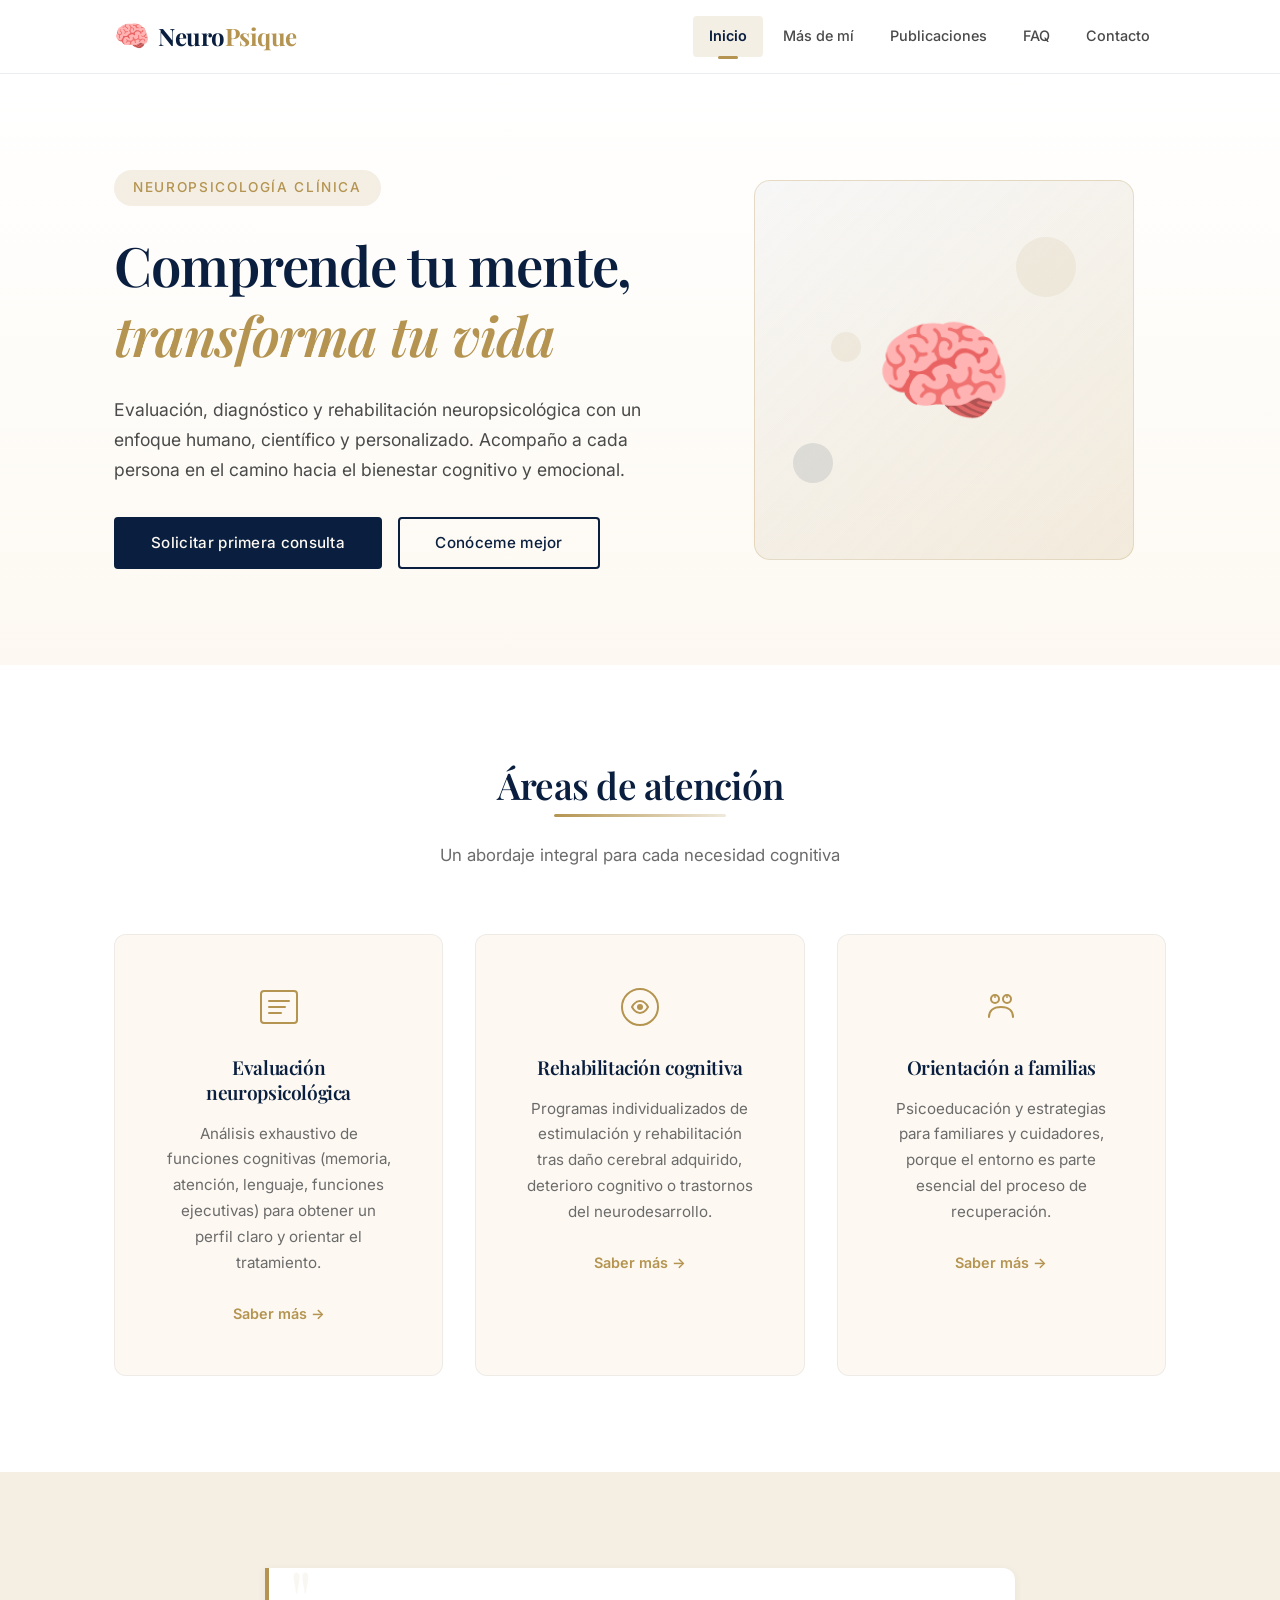
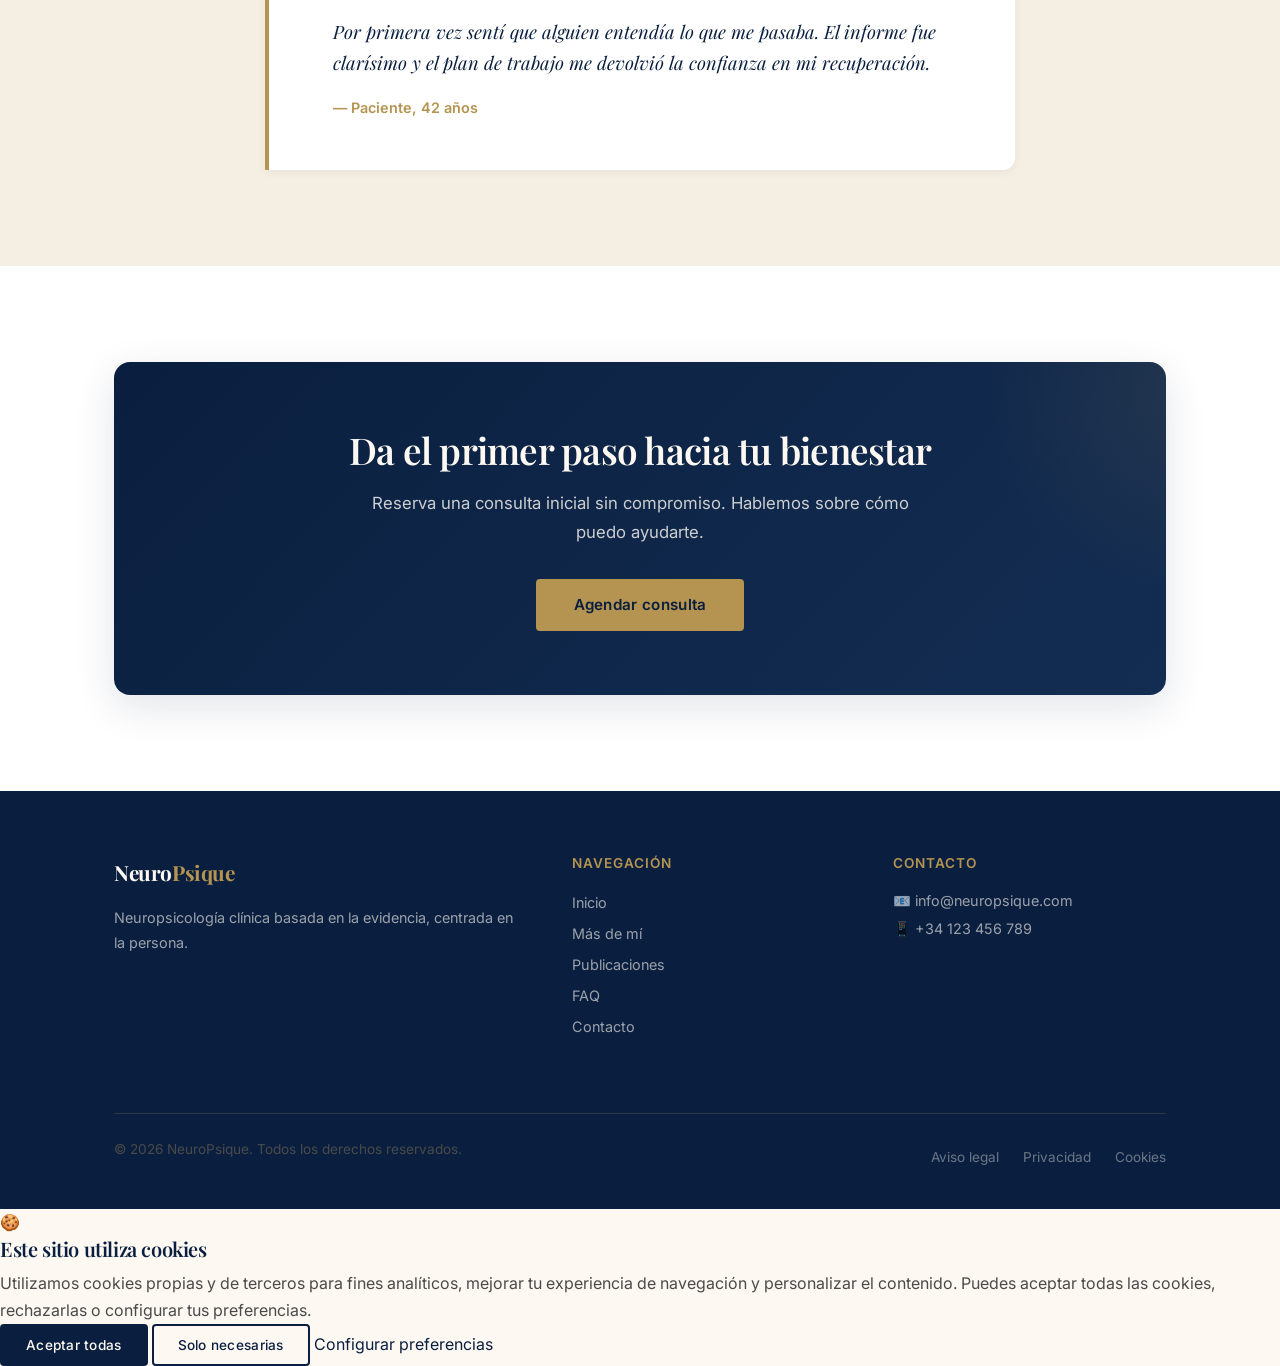
<file: Index.html>
<!DOCTYPE html>
<html lang="es">
<head>
    <meta charset="UTF-8">
    <meta name="viewport" content="width=device-width, initial-scale=1.0">
    
    <!-- SEO Meta Tags -->
    <meta name="description" content="Neuropsicóloga especializada en evaluación, diagnóstico y rehabilitación neuropsicológica. Atención personalizada con enfoque humano y científico.">
    <meta name="keywords" content="neuropsicología, evaluación neuropsicológica, rehabilitación cognitiva, neuropsicóloga, salud mental, funciones ejecutivas, memoria, atención">
    <meta name="author" content="NeuroPsique">
    <meta name="robots" content="index, follow">
    
    <!-- Open Graph / Redes Sociales -->
    <meta property="og:title" content="NeuroPsique | Neuropsicología Clínica">
    <meta property="og:description" content="Comprende tu mente, transforma tu vida. Evaluación y rehabilitación neuropsicológica personalizada.">
    <meta property="og:type" content="website">
    <meta property="og:url" content="https://tudominio.github.io/neuropsique/">
    <meta property="og:locale" content="es_ES">
    
    <!-- Canonical URL -->
    <link rel="canonical" href="https://tudominio.github.io/neuropsique/">
    
    <title>NeuroPsique | Neuropsicología Clínica · Inicio</title>
    
    <!-- Favicon -->
    <link rel="icon" type="image/svg+xml" href="data:image/svg+xml,<svg xmlns='http://www.w3.org/2000/svg' viewBox='0 0 100 100'><text y='.9em' font-size='90'>🧠</text></svg>">
    
    <!-- Fuentes: Playfair Display + Inter -->
    <link rel="preconnect" href="https://fonts.googleapis.com">
    <link rel="preconnect" href="https://fonts.gstatic.com" crossorigin>
    <link href="https://fonts.googleapis.com/css2?family=Inter:opsz,wght@14..32,400;14..32,500;14..32,600&family=Playfair+Display:ital,wght@0,500;0,600;0,700;1,500;1,600&display=swap" rel="stylesheet">
    
    <!-- Hojas de estilo -->
    <link rel="stylesheet" href="css/styles.css">
</head>
<body>
    <!-- Skip to main content - Accesibilidad -->
    <a href="#main-content" class="skip-link">Saltar al contenido principal</a>
    
    <!-- ========== HEADER / NAVEGACIÓN ========== -->
    <header class="site-header" role="banner">
        <div class="container header-inner">
            <a href="index.html" class="logo" aria-label="NeuroPsique - Ir a inicio">
                <span class="logo-icon" aria-hidden="true">🧠</span>
                <span class="logo-text">Neuro<span class="logo-accent">Psique</span></span>
            </a>
            
            <nav class="main-nav" role="navigation" aria-label="Navegación principal">
                <button class="nav-toggle" aria-expanded="false" aria-controls="nav-list" aria-label="Abrir menú de navegación">
                    <span class="hamburger-line"></span>
                    <span class="hamburger-line"></span>
                    <span class="hamburger-line"></span>
                </button>
                
                <ul id="nav-list" class="nav-list">
                    <li><a href="index.html" class="nav-link active" aria-current="page">Inicio</a></li>
                    <li><a href="sobre-mi.html" class="nav-link">Más de mí</a></li>
                    <li><a href="publicaciones.html" class="nav-link">Publicaciones</a></li>
                    <li><a href="faq.html" class="nav-link">FAQ</a></li>
                    <li><a href="contacto.html" class="nav-link">Contacto</a></li>
                </ul>
            </nav>
        </div>
    </header>
    
    <!-- ========== CONTENIDO PRINCIPAL ========== -->
    <main id="main-content" role="main">
        
        <!-- HERO SECTION -->
        <section class="hero" aria-labelledby="hero-heading">
            <div class="container hero-grid">
                <div class="hero-content">
                    <span class="pretitle">Neuropsicología Clínica</span>
                    <h1 id="hero-heading">Comprende tu mente, <em>transforma tu vida</em></h1>
                    <p class="lead">
                        Evaluación, diagnóstico y rehabilitación neuropsicológica con un enfoque humano, científico y personalizado. Acompaño a cada persona en el camino hacia el bienestar cognitivo y emocional.
                    </p>
                    <div class="hero-actions">
                        <a href="contacto.html" class="btn btn-primary">Solicitar primera consulta</a>
                        <a href="sobre-mi.html" class="btn btn-outline">Conóceme mejor</a>
                    </div>
                </div>
                <div class="hero-visual" aria-hidden="true">
                    <div class="hero-illustration">
                        <span class="hero-icon">🧠</span>
                        <div class="floating-shape shape-1"></div>
                        <div class="floating-shape shape-2"></div>
                        <div class="floating-shape shape-3"></div>
                    </div>
                </div>
            </div>
        </section>
        
        <!-- SERVICIOS DESTACADOS -->
        <section class="services section-padding" aria-labelledby="services-heading">
            <div class="container">
                <div class="section-header">
                    <h2 id="services-heading">Áreas de atención</h2>
                    <p class="section-subtitle">Un abordaje integral para cada necesidad cognitiva</p>
                </div>
                
                <div class="services-grid">
                    <article class="service-card">
                        <div class="service-icon" aria-hidden="true">
                            <svg width="48" height="48" viewBox="0 0 48 48" fill="none" xmlns="http://www.w3.org/2000/svg">
                                <rect x="6" y="8" width="36" height="32" rx="3" stroke="currentColor" stroke-width="2"/>
                                <line x1="14" y1="18" x2="34" y2="18" stroke="currentColor" stroke-width="2" stroke-linecap="round"/>
                                <line x1="14" y1="24" x2="30" y2="24" stroke="currentColor" stroke-width="2" stroke-linecap="round"/>
                                <line x1="14" y1="30" x2="26" y2="30" stroke="currentColor" stroke-width="2" stroke-linecap="round"/>
                            </svg>
                        </div>
                        <h3>Evaluación neuropsicológica</h3>
                        <p>Análisis exhaustivo de funciones cognitivas (memoria, atención, lenguaje, funciones ejecutivas) para obtener un perfil claro y orientar el tratamiento.</p>
                        <a href="sobre-mi.html" class="service-link">Saber más <span aria-hidden="true">→</span></a>
                    </article>
                    
                    <article class="service-card">
                        <div class="service-icon" aria-hidden="true">
                            <svg width="48" height="48" viewBox="0 0 48 48" fill="none" xmlns="http://www.w3.org/2000/svg">
                                <circle cx="24" cy="24" r="18" stroke="currentColor" stroke-width="2"/>
                                <path d="M16 24C16 24 19 30 24 30C29 30 32 24 32 24C32 24 29 18 24 18C19 18 16 24 16 24Z" stroke="currentColor" stroke-width="2"/>
                                <circle cx="24" cy="24" r="3" fill="currentColor"/>
                            </svg>
                        </div>
                        <h3>Rehabilitación cognitiva</h3>
                        <p>Programas individualizados de estimulación y rehabilitación tras daño cerebral adquirido, deterioro cognitivo o trastornos del neurodesarrollo.</p>
                        <a href="sobre-mi.html" class="service-link">Saber más <span aria-hidden="true">→</span></a>
                    </article>
                    
                    <article class="service-card">
                        <div class="service-icon" aria-hidden="true">
                            <svg width="48" height="48" viewBox="0 0 48 48" fill="none" xmlns="http://www.w3.org/2000/svg">
                                <circle cx="18" cy="16" r="4" stroke="currentColor" stroke-width="2"/>
                                <circle cx="30" cy="16" r="4" stroke="currentColor" stroke-width="2"/>
                                <path d="M12 34C12 28 16 24 24 24C32 24 36 28 36 34" stroke="currentColor" stroke-width="2" stroke-linecap="round"/>
                                <circle cx="18" cy="14" r="1" fill="currentColor"/>
                                <circle cx="30" cy="14" r="1" fill="currentColor"/>
                            </svg>
                        </div>
                        <h3>Orientación a familias</h3>
                        <p>Psicoeducación y estrategias para familiares y cuidadores, porque el entorno es parte esencial del proceso de recuperación.</p>
                        <a href="sobre-mi.html" class="service-link">Saber más <span aria-hidden="true">→</span></a>
                    </article>
                </div>
            </div>
        </section>
        
        <!-- TESTIMONIO DESTACADO -->
        <section class="testimonial section-padding" aria-labelledby="testimonial-heading">
            <div class="container">
                <div class="testimonial-card">
                    <span class="quote-icon" aria-hidden="true">"</span>
                    <blockquote>
                        <p id="testimonial-heading">Por primera vez sentí que alguien entendía lo que me pasaba. El informe fue clarísimo y el plan de trabajo me devolvió la confianza en mi recuperación.</p>
                        <footer>
                            <cite>— Paciente, 42 años</cite>
                        </footer>
                    </blockquote>
                </div>
            </div>
        </section>
        
        <!-- CTA FINAL -->
        <section class="cta section-padding" aria-labelledby="cta-heading">
            <div class="container">
                <div class="cta-card">
                    <h2 id="cta-heading">Da el primer paso hacia tu bienestar</h2>
                    <p>Reserva una consulta inicial sin compromiso. Hablemos sobre cómo puedo ayudarte.</p>
                    <a href="contacto.html" class="btn btn-gold">Agendar consulta</a>
                </div>
            </div>
        </section>
        
    </main>
    
    <!-- ========== FOOTER ========== -->
    <footer class="site-footer" role="contentinfo">
        <div class="container footer-grid">
            <div class="footer-brand">
                <span class="logo-text">Neuro<span class="logo-accent">Psique</span></span>
                <p>Neuropsicología clínica basada en la evidencia, centrada en la persona.</p>
            </div>
            
            <div class="footer-nav">
                <h4>Navegación</h4>
                <ul>
                    <li><a href="index.html">Inicio</a></li>
                    <li><a href="sobre-mi.html">Más de mí</a></li>
                    <li><a href="publicaciones.html">Publicaciones</a></li>
                    <li><a href="faq.html">FAQ</a></li>
                    <li><a href="contacto.html">Contacto</a></li>
                </ul>
            </div>
            
            <div class="footer-contact">
                <h4>Contacto</h4>
                <address>
                    <p>📧 <a href="mailto:info@neuropsique.com">info@neuropsique.com</a></p>
                    <p>📱 <a href="tel:+34123456789">+34 123 456 789</a></p>
                </address>
            </div>
            
            <div class="footer-legal">
                <p>&copy; 2026 NeuroPsique. Todos los derechos reservados.</p>
                <ul class="legal-links">
                    <li><a href="#">Aviso legal</a></li>
                    <li><a href="#">Privacidad</a></li>
                    <li><a href="#">Cookies</a></li>
                </ul>
            </div>
        </div>
    </footer>

    <!-- ========== BANNER DE COOKIES ========== -->
    <div id="cookie-banner" class="cookie-banner" role="dialog" aria-labelledby="cookie-title" aria-describedby="cookie-description" aria-modal="true">
        <div class="cookie-container">
            <div class="cookie-content">
                <div class="cookie-icon" aria-hidden="true">🍪</div>
                <div class="cookie-text">
                    <h3 id="cookie-title">Este sitio utiliza cookies</h3>
                    <p id="cookie-description">
                        Utilizamos cookies propias y de terceros para fines analíticos, mejorar tu experiencia de navegación y personalizar el contenido. Puedes aceptar todas las cookies, rechazarlas o configurar tus preferencias.
                    </p>
                </div>
            </div>
            
            <div class="cookie-actions">
                <button id="btn-accept-cookies" class="btn btn-primary btn-sm">
                    Aceptar todas
                </button>
                <button id="btn-reject-cookies" class="btn btn-outline btn-sm">
                    Solo necesarias
                </button>
                <a href="#" class="cookie-settings-link" aria-label="Configurar preferencias de cookies">
                    Configurar preferencias
                </a>
            </div>
        </div>
    </div>

    <!-- Overlay del banner de cookies -->
    <div id="cookie-overlay" class="cookie-overlay"></div>

    <!-- JavaScript -->
    <script src="js/main.js" defer></script>
</body>
</html>
</file>
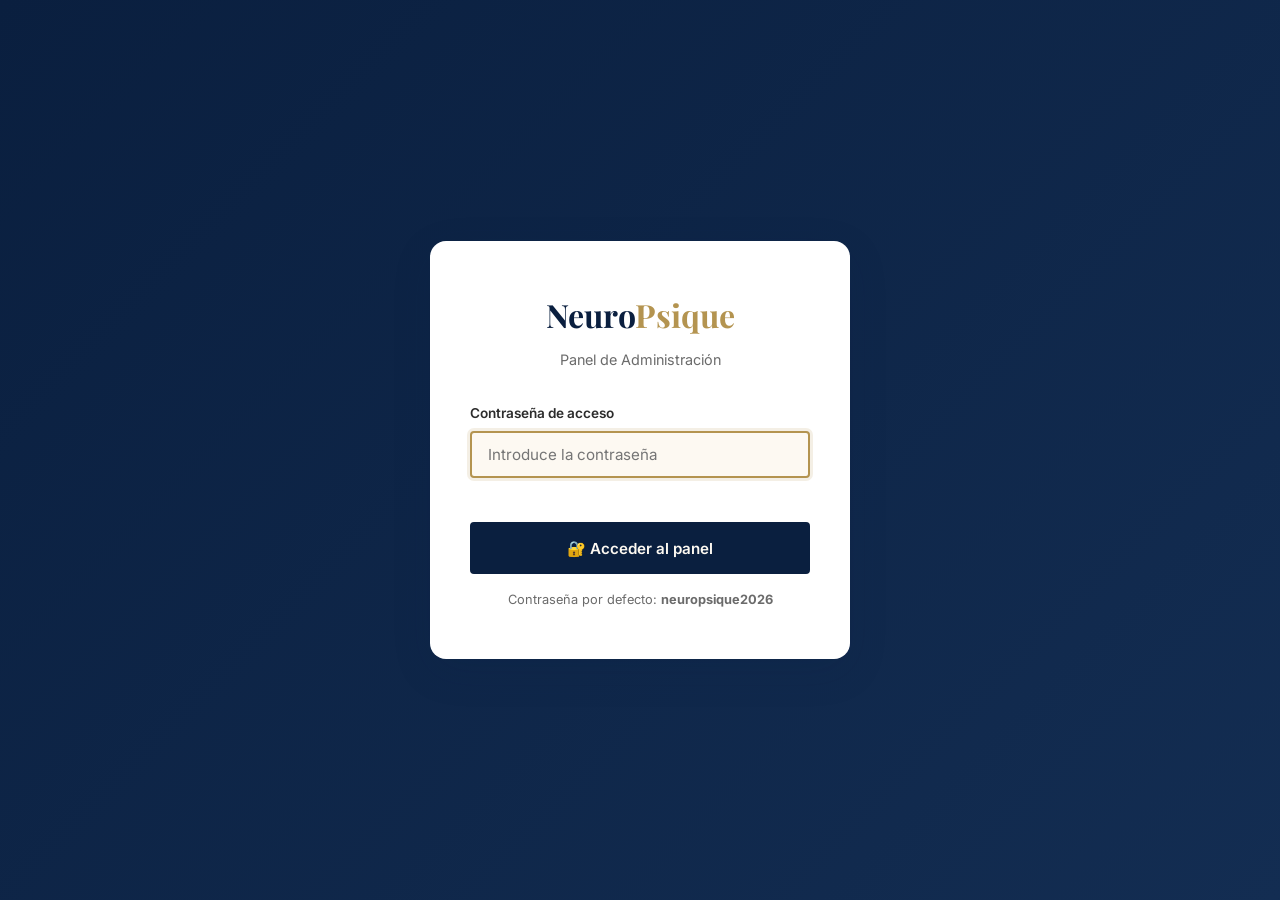
<file: admin.html>
<!DOCTYPE html>
<html lang="es">
<head>
    <meta charset="UTF-8">
    <meta name="viewport" content="width=device-width, initial-scale=1.0">
    <meta name="robots" content="noindex, nofollow">
    
    <title>Panel de Administración | NeuroPsique</title>
    
    <!-- Favicon -->
    <link rel="icon" type="image/svg+xml" href="data:image/svg+xml,<svg xmlns='http://www.w3.org/2000/svg' viewBox='0 0 100 100'><text y='.9em' font-size='90'>🧠</text></svg>">
    
    <!-- Fuentes -->
    <link rel="preconnect" href="https://fonts.googleapis.com">
    <link rel="preconnect" href="https://fonts.gstatic.com" crossorigin>
    <link href="https://fonts.googleapis.com/css2?family=Inter:opsz,wght@14..32,400;14..32,500;14..32,600;14..32,700&family=Playfair+Display:ital,wght@0,600;0,700;1,600&display=swap" rel="stylesheet">
    
    <style>
        /* ========== VARIABLES ========== */
        :root {
            --color-azul-profundo: #0A1F3F;
            --color-azul-medio: #132D52;
            --color-dorado: #B49450;
            --color-dorado-claro: #C9AD6A;
            --color-dorado-palido: rgba(180, 148, 80, 0.15);
            --color-dorado-hover: rgba(180, 148, 80, 0.25);
            --color-crema: #FDF9F2;
            --color-crema-oscuro: #F5EFE3;
            --color-blanco: #FFFFFF;
            --color-texto: #2C2C2C;
            --color-texto-secundario: #4A4A4A;
            --color-texto-claro: #6B6B6B;
            --color-exito: #2D6A4F;
            --color-exito-fondo: #D8F3DC;
            --color-error: #A4161A;
            --color-error-fondo: #FFD6D6;
            --color-warning: #E09F1C;
            --color-warning-fondo: #FFF3CD;
            --font-serif: 'Playfair Display', Georgia, serif;
            --font-sans: 'Inter', -apple-system, BlinkMacSystemFont, sans-serif;
            --shadow-sm: 0 2px 8px rgba(10, 31, 63, 0.06);
            --shadow-md: 0 4px 20px rgba(10, 31, 63, 0.08);
            --shadow-lg: 0 12px 40px rgba(10, 31, 63, 0.12);
            --border-radius-sm: 4px;
            --border-radius-md: 8px;
            --border-radius-lg: 12px;
            --border-radius-xl: 16px;
            --transition-fast: 0.2s ease;
            --transition-base: 0.3s ease;
        }

        /* ========== RESET ========== */
        *, *::before, *::after {
            margin: 0;
            padding: 0;
            box-sizing: border-box;
        }

        body {
            font-family: var(--font-sans);
            background-color: #F0EDE6;
            color: var(--color-texto);
            line-height: 1.6;
            min-height: 100vh;
            -webkit-font-smoothing: antialiased;
        }

        /* ========== LOGIN ========== */
        .login-overlay {
            position: fixed;
            inset: 0;
            background: linear-gradient(135deg, var(--color-azul-profundo) 0%, var(--color-azul-medio) 100%);
            display: flex;
            align-items: center;
            justify-content: center;
            z-index: 1000;
            transition: opacity var(--transition-base), visibility var(--transition-base);
        }

        .login-overlay.hidden {
            opacity: 0;
            visibility: hidden;
            pointer-events: none;
        }

        .login-card {
            background-color: var(--color-blanco);
            border-radius: var(--border-radius-xl);
            padding: 3rem 2.5rem;
            width: 100%;
            max-width: 420px;
            box-shadow: var(--shadow-lg);
            text-align: center;
        }

        .login-logo {
            font-family: var(--font-serif);
            font-size: 2rem;
            font-weight: 700;
            color: var(--color-azul-profundo);
            margin-bottom: 0.5rem;
        }

        .login-logo span {
            color: var(--color-dorado);
        }

        .login-subtitle {
            color: var(--color-texto-claro);
            font-size: 0.9rem;
            margin-bottom: 2rem;
        }

        .login-form .form-group {
            margin-bottom: 1.2rem;
            text-align: left;
        }

        .login-form label {
            display: block;
            font-weight: 600;
            font-size: 0.85rem;
            margin-bottom: 0.4rem;
            color: var(--color-texto);
        }

        .login-form input {
            width: 100%;
            padding: 0.8rem 1rem;
            border: 2px solid rgba(10, 31, 63, 0.12);
            border-radius: var(--border-radius-sm);
            font-family: var(--font-sans);
            font-size: 1rem;
            transition: border-color var(--transition-fast);
            background-color: var(--color-crema);
        }

        .login-form input:focus {
            outline: none;
            border-color: var(--color-dorado);
            box-shadow: 0 0 0 3px var(--color-dorado-palido);
        }

        .login-error {
            color: var(--color-error);
            font-size: 0.85rem;
            margin-top: 0.5rem;
            min-height: 1.2em;
        }

        .btn {
            display: inline-flex;
            align-items: center;
            justify-content: center;
            gap: 0.5rem;
            font-family: var(--font-sans);
            font-weight: 600;
            font-size: 0.95rem;
            padding: 0.85rem 2rem;
            border-radius: var(--border-radius-sm);
            cursor: pointer;
            transition: all var(--transition-base);
            border: 2px solid transparent;
            text-decoration: none;
            line-height: 1.4;
        }

        .btn-primary {
            background-color: var(--color-azul-profundo);
            color: var(--color-crema);
            border-color: var(--color-azul-profundo);
        }

        .btn-primary:hover {
            background-color: var(--color-dorado);
            border-color: var(--color-dorado);
            color: var(--color-azul-profundo);
            transform: translateY(-2px);
            box-shadow: var(--shadow-md);
        }

        .btn-block {
            width: 100%;
        }

        .btn-danger {
            background-color: transparent;
            color: var(--color-error);
            border-color: var(--color-error);
            font-size: 0.8rem;
            padding: 0.4rem 0.9rem;
        }

        .btn-danger:hover {
            background-color: var(--color-error);
            color: var(--color-blanco);
            transform: translateY(-1px);
            box-shadow: var(--shadow-sm);
        }

        .btn-sm {
            padding: 0.5rem 1.2rem;
            font-size: 0.85rem;
        }

        .btn-outline {
            background-color: transparent;
            color: var(--color-azul-profundo);
            border-color: var(--color-azul-profundo);
        }

        .btn-outline:hover {
            background-color: var(--color-azul-profundo);
            color: var(--color-crema);
        }

        .btn-gold {
            background-color: var(--color-dorado);
            color: var(--color-azul-profundo);
            border-color: var(--color-dorado);
        }

        .btn-gold:hover {
            background-color: var(--color-dorado-claro);
            border-color: var(--color-dorado-claro);
            transform: translateY(-2px);
            box-shadow: var(--shadow-md);
        }

        /* ========== PANEL PRINCIPAL ========== */
        .admin-panel {
            display: none;
            min-height: 100vh;
        }

        .admin-panel.visible {
            display: block;
        }

        /* Header */
        .admin-header {
            background-color: var(--color-azul-profundo);
            color: var(--color-crema);
            padding: 1rem 0;
            position: sticky;
            top: 0;
            z-index: 100;
            box-shadow: var(--shadow-md);
        }

        .admin-header-inner {
            max-width: 1200px;
            margin: 0 auto;
            padding: 0 1.5rem;
            display: flex;
            align-items: center;
            justify-content: space-between;
        }

        .admin-brand {
            font-family: var(--font-serif);
            font-size: 1.4rem;
            font-weight: 700;
        }

        .admin-brand span {
            color: var(--color-dorado);
        }

        .admin-user {
            display: flex;
            align-items: center;
            gap: 1rem;
        }

        .admin-user span {
            font-size: 0.9rem;
            color: rgba(253, 249, 242, 0.7);
        }

        .btn-logout {
            background: rgba(180, 148, 80, 0.2);
            color: var(--color-dorado);
            border: 1px solid rgba(180, 148, 80, 0.3);
            padding: 0.5rem 1.2rem;
            border-radius: var(--border-radius-sm);
            cursor: pointer;
            font-family: var(--font-sans);
            font-size: 0.85rem;
            font-weight: 500;
            transition: all var(--transition-fast);
        }

        .btn-logout:hover {
            background: var(--color-dorado);
            color: var(--color-azul-profundo);
            border-color: var(--color-dorado);
        }

        /* Contenido */
        .admin-content {
            max-width: 1200px;
            margin: 0 auto;
            padding: 2rem 1.5rem;
        }

        /* Stats */
        .admin-stats {
            display: grid;
            grid-template-columns: repeat(auto-fit, minmax(200px, 1fr));
            gap: 1.2rem;
            margin-bottom: 2rem;
        }

        .stat-card {
            background-color: var(--color-blanco);
            border-radius: var(--border-radius-lg);
            padding: 1.5rem;
            box-shadow: var(--shadow-sm);
            border-left: 4px solid var(--color-dorado);
        }

        .stat-number {
            font-family: var(--font-serif);
            font-size: 2.2rem;
            font-weight: 700;
            color: var(--color-azul-profundo);
            line-height: 1;
            margin-bottom: 0.3rem;
        }

        .stat-label {
            font-size: 0.85rem;
            color: var(--color-texto-claro);
            font-weight: 500;
        }

        /* Toolbar */
        .admin-toolbar {
            display: flex;
            flex-wrap: wrap;
            align-items: center;
            justify-content: space-between;
            gap: 1rem;
            margin-bottom: 1.5rem;
            background-color: var(--color-blanco);
            padding: 1.2rem 1.5rem;
            border-radius: var(--border-radius-lg);
            box-shadow: var(--shadow-sm);
        }

        .admin-toolbar h2 {
            font-family: var(--font-serif);
            font-size: 1.4rem;
            color: var(--color-azul-profundo);
        }

        .toolbar-actions {
            display: flex;
            gap: 0.8rem;
            flex-wrap: wrap;
        }

        /* Tabla de publicaciones */
        .publications-table-wrapper {
            background-color: var(--color-blanco);
            border-radius: var(--border-radius-lg);
            box-shadow: var(--shadow-sm);
            overflow: hidden;
            margin-bottom: 2rem;
        }

        .publications-table {
            width: 100%;
            border-collapse: collapse;
        }

        .publications-table th {
            background-color: var(--color-azul-profundo);
            color: var(--color-crema);
            font-weight: 600;
            font-size: 0.85rem;
            text-transform: uppercase;
            letter-spacing: 0.05em;
            padding: 1rem 1.2rem;
            text-align: left;
        }

        .publications-table td {
            padding: 1rem 1.2rem;
            border-bottom: 1px solid rgba(10, 31, 63, 0.06);
            font-size: 0.9rem;
            vertical-align: middle;
        }

        .publications-table tbody tr {
            transition: background-color var(--transition-fast);
        }

        .publications-table tbody tr:hover {
            background-color: var(--color-dorado-palido);
        }

        .table-title {
            font-weight: 600;
            color: var(--color-azul-profundo);
            max-width: 300px;
            overflow: hidden;
            text-overflow: ellipsis;
            white-space: nowrap;
        }

        .table-category {
            display: inline-block;
            padding: 0.2rem 0.7rem;
            border-radius: 20px;
            font-size: 0.8rem;
            font-weight: 500;
        }

        .category-neuropsicologia {
            background-color: rgba(10, 31, 63, 0.08);
            color: var(--color-azul-profundo);
        }

        .category-rehabilitacion {
            background-color: var(--color-dorado-palido);
            color: #8B6914;
        }

        .category-familia {
            background-color: #E8F0FE;
            color: #1A3A6B;
        }

        .category-investigacion {
            background-color: #F0E6F6;
            color: #5B2C6F;
        }

        .table-actions {
            display: flex;
            gap: 0.5rem;
        }

        .empty-table {
            text-align: center;
            padding: 4rem 2rem;
            color: var(--color-texto-claro);
        }

        .empty-table .empty-icon {
            font-size: 3rem;
            margin-bottom: 1rem;
        }

        .empty-table h3 {
            font-family: var(--font-serif);
            color: var(--color-azul-profundo);
            margin-bottom: 0.5rem;
        }

        /* ========== MODAL (Añadir/Editar) ========== */
        .modal-overlay {
            position: fixed;
            inset: 0;
            background-color: rgba(10, 31, 63, 0.7);
            display: flex;
            align-items: flex-start;
            justify-content: center;
            z-index: 500;
            padding: 2rem 1rem;
            overflow-y: auto;
            opacity: 0;
            visibility: hidden;
            transition: all var(--transition-base);
        }

        .modal-overlay.visible {
            opacity: 1;
            visibility: visible;
        }

        .modal {
            background-color: var(--color-blanco);
            border-radius: var(--border-radius-xl);
            width: 100%;
            max-width: 650px;
            box-shadow: var(--shadow-xl);
            margin: auto;
            transform: translateY(-20px);
            transition: transform var(--transition-base);
        }

        .modal-overlay.visible .modal {
            transform: translateY(0);
        }

        .modal-header {
            display: flex;
            align-items: center;
            justify-content: space-between;
            padding: 1.5rem 2rem;
            border-bottom: 1px solid rgba(10, 31, 63, 0.08);
        }

        .modal-header h2 {
            font-family: var(--font-serif);
            font-size: 1.4rem;
            color: var(--color-azul-profundo);
        }

        .modal-close {
            background: none;
            border: none;
            font-size: 1.5rem;
            cursor: pointer;
            color: var(--color-texto-claro);
            width: 40px;
            height: 40px;
            border-radius: var(--border-radius-full);
            display: flex;
            align-items: center;
            justify-content: center;
            transition: all var(--transition-fast);
        }

        .modal-close:hover {
            background-color: var(--color-error-fondo);
            color: var(--color-error);
        }

        .modal-body {
            padding: 2rem;
        }

        .modal-footer {
            padding: 1.2rem 2rem;
            border-top: 1px solid rgba(10, 31, 63, 0.08);
            display: flex;
            justify-content: flex-end;
            gap: 0.8rem;
        }

        /* Formulario */
        .form-group {
            margin-bottom: 1.3rem;
        }

        .form-group label {
            display: block;
            font-weight: 600;
            font-size: 0.85rem;
            margin-bottom: 0.4rem;
            color: var(--color-texto);
        }

        .form-group label .required {
            color: var(--color-error);
        }

        .form-group input,
        .form-group textarea,
        .form-group select {
            width: 100%;
            padding: 0.75rem 1rem;
            border: 2px solid rgba(10, 31, 63, 0.12);
            border-radius: var(--border-radius-sm);
            font-family: var(--font-sans);
            font-size: 0.95rem;
            transition: border-color var(--transition-fast);
            background-color: var(--color-crema);
            resize: vertical;
        }

        .form-group input:focus,
        .form-group textarea:focus,
        .form-group select:focus {
            outline: none;
            border-color: var(--color-dorado);
            box-shadow: 0 0 0 3px var(--color-dorado-palido);
        }

        .form-group textarea {
            min-height: 120px;
        }

        .form-group .hint {
            font-size: 0.8rem;
            color: var(--color-texto-claro);
            margin-top: 0.3rem;
        }

        .form-error {
            color: var(--color-error);
            font-size: 0.8rem;
            margin-top: 0.3rem;
            min-height: 1.2em;
        }

        .form-row {
            display: grid;
            grid-template-columns: 1fr 1fr;
            gap: 1rem;
        }

        /* Tags input */
        .tags-input-wrapper {
            display: flex;
            flex-wrap: wrap;
            gap: 0.4rem;
            padding: 0.5rem;
            border: 2px solid rgba(10, 31, 63, 0.12);
            border-radius: var(--border-radius-sm);
            background-color: var(--color-crema);
            min-height: 44px;
            align-items: center;
            cursor: text;
        }

        .tags-input-wrapper:focus-within {
            border-color: var(--color-dorado);
            box-shadow: 0 0 0 3px var(--color-dorado-palido);
        }

        .tag-item {
            display: inline-flex;
            align-items: center;
            gap: 0.3rem;
            padding: 0.2rem 0.7rem;
            background-color: var(--color-dorado-palido);
            border-radius: 20px;
            font-size: 0.8rem;
            font-weight: 500;
            color: var(--color-azul-profundo);
        }

        .tag-remove {
            cursor: pointer;
            font-weight: 700;
            color: var(--color-texto-claro);
            transition: color var(--transition-fast);
            background: none;
            border: none;
            font-size: 1rem;
            line-height: 1;
            padding: 0;
        }

        .tag-remove:hover {
            color: var(--color-error);
        }

        .tag-input {
            border: none !important;
            outline: none !important;
            box-shadow: none !important;
            min-width: 120px;
            flex: 1;
            padding: 0.3rem 0.5rem !important;
            font-size: 0.85rem !important;
            background: transparent !important;
        }

        /* ========== MENSAJES TOAST ========== */
        .toast-container {
            position: fixed;
            top: 1.5rem;
            right: 1.5rem;
            z-index: 2000;
            display: flex;
            flex-direction: column;
            gap: 0.8rem;
        }

        .toast {
            display: flex;
            align-items: center;
            gap: 0.8rem;
            padding: 1rem 1.5rem;
            border-radius: var(--border-radius-md);
            box-shadow: var(--shadow-lg);
            font-weight: 500;
            font-size: 0.9rem;
            animation: slideInRight 0.3s ease, fadeOut 0.3s ease 3s forwards;
            max-width: 400px;
        }

        .toast-success {
            background-color: var(--color-exito-fondo);
            color: var(--color-exito);
            border-left: 4px solid var(--color-exito);
        }

        .toast-error {
            background-color: var(--color-error-fondo);
            color: var(--color-error);
            border-left: 4px solid var(--color-error);
        }

        .toast-warning {
            background-color: var(--color-warning-fondo);
            color: var(--color-warning);
            border-left: 4px solid var(--color-warning);
        }

        @keyframes slideInRight {
            from { transform: translateX(100%); opacity: 0; }
            to { transform: translateX(0); opacity: 1; }
        }

        @keyframes fadeOut {
            from { opacity: 1; }
            to { opacity: 0; }
        }

        /* ========== CONFIRMACIÓN ========== */
        .confirm-dialog {
            position: fixed;
            inset: 0;
            background-color: rgba(10, 31, 63, 0.7);
            display: flex;
            align-items: center;
            justify-content: center;
            z-index: 1500;
            opacity: 0;
            visibility: hidden;
            transition: all var(--transition-base);
        }

        .confirm-dialog.visible {
            opacity: 1;
            visibility: visible;
        }

        .confirm-card {
            background-color: var(--color-blanco);
            border-radius: var(--border-radius-lg);
            padding: 2rem;
            max-width: 420px;
            width: 90%;
            text-align: center;
            box-shadow: var(--shadow-xl);
        }

        .confirm-card .confirm-icon {
            font-size: 3rem;
            margin-bottom: 1rem;
        }

        .confirm-card h3 {
            font-family: var(--font-serif);
            margin-bottom: 0.8rem;
            color: var(--color-azul-profundo);
        }

        .confirm-card p {
            color: var(--color-texto-claro);
            margin-bottom: 1.5rem;
            font-size: 0.95rem;
        }

        .confirm-actions {
            display: flex;
            justify-content: center;
            gap: 1rem;
        }

        /* ========== RESPONSIVE ========== */
        @media (max-width: 768px) {
            .admin-toolbar {
                flex-direction: column;
                align-items: flex-start;
            }

            .publications-table th:nth-child(3),
            .publications-table td:nth-child(3) {
                display: none;
            }

            .form-row {
                grid-template-columns: 1fr;
            }

            .admin-stats {
                grid-template-columns: 1fr 1fr;
            }
        }
    </style>
</head>
<body>
    <!-- ========== LOGIN ========== -->
    <div id="login-overlay" class="login-overlay">
        <div class="login-card">
            <div class="login-logo">Neuro<span>Psique</span></div>
            <p class="login-subtitle">Panel de Administración</p>
            
            <form id="login-form" class="login-form" autocomplete="off">
                <div class="form-group">
                    <label for="login-password">Contraseña de acceso</label>
                    <input 
                        type="password" 
                        id="login-password" 
                        placeholder="Introduce la contraseña" 
                        required 
                        autofocus
                    >
                    <p class="login-error" id="login-error" aria-live="polite"></p>
                </div>
                <button type="submit" class="btn btn-primary btn-block">
                    🔐 Acceder al panel
                </button>
            </form>
            <p style="margin-top: 1rem; font-size: 0.8rem; color: var(--color-texto-claro);">
                Contraseña por defecto: <strong>neuropsique2026</strong>
            </p>
        </div>
    </div>

    <!-- ========== PANEL DE ADMINISTRACIÓN ========== -->
    <div id="admin-panel" class="admin-panel">
        <!-- Header -->
        <header class="admin-header">
            <div class="admin-header-inner">
                <div class="admin-brand">Neuro<span>Psique</span> · Admin</div>
                <div class="admin-user">
                    <span>Bienvenida, Elena</span>
                    <button id="btn-logout" class="btn-logout">Cerrar sesión</button>
                </div>
            </div>
        </header>

        <!-- Contenido -->
        <main class="admin-content">
            <!-- Estadísticas -->
            <div class="admin-stats">
                <div class="stat-card">
                    <div class="stat-number" id="stat-total">0</div>
                    <div class="stat-label">Total publicaciones</div>
                </div>
                <div class="stat-card">
                    <div class="stat-number" id="stat-neuropsicologia">0</div>
                    <div class="stat-label">Neuropsicología</div>
                </div>
                <div class="stat-card">
                    <div class="stat-number" id="stat-rehabilitacion">0</div>
                    <div class="stat-label">Rehabilitación</div>
                </div>
                <div class="stat-card">
                    <div class="stat-number" id="stat-ultima">—</div>
                    <div class="stat-label">Última publicación</div>
                </div>
            </div>

            <!-- Toolbar -->
            <div class="admin-toolbar">
                <h2>📄 Publicaciones del blog</h2>
                <div class="toolbar-actions">
                    <button id="btn-refresh" class="btn btn-outline btn-sm" title="Actualizar lista">
                        🔄 Actualizar
                    </button>
                    <button id="btn-new-publication" class="btn btn-gold btn-sm">
                        ✏️ Nueva publicación
                    </button>
                </div>
            </div>

            <!-- Tabla -->
            <div class="publications-table-wrapper">
                <table class="publications-table">
                    <thead>
                        <tr>
                            <th>Título</th>
                            <th>Categoría</th>
                            <th>Fecha</th>
                            <th>Acciones</th>
                        </tr>
                    </thead>
                    <tbody id="publications-tbody">
                        <!-- Se llena dinámicamente -->
                    </tbody>
                </table>
                <div id="empty-state" class="empty-table" hidden>
                    <div class="empty-icon">📭</div>
                    <h3>No hay publicaciones</h3>
                    <p>Crea tu primera publicación haciendo clic en "Nueva publicación".</p>
                </div>
            </div>
        </main>
    </div>

    <!-- ========== MODAL (Añadir/Editar) ========== -->
    <div id="modal-overlay" class="modal-overlay">
        <div class="modal">
            <div class="modal-header">
                <h2 id="modal-title">Nueva publicación</h2>
                <button id="btn-modal-close" class="modal-close" aria-label="Cerrar modal">✕</button>
            </div>
            <div class="modal-body">
                <form id="publication-form" novalidate>
                    <input type="hidden" id="pub-id">
                    
                    <div class="form-group">
                        <label for="pub-title">Título <span class="required">*</span></label>
                        <input type="text" id="pub-title" placeholder="Título de la publicación" required maxlength="150">
                        <p class="form-error" id="error-title"></p>
                    </div>
                    
                    <div class="form-row">
                        <div class="form-group">
                            <label for="pub-category">Categoría <span class="required">*</span></label>
                            <select id="pub-category" required>
                                <option value="" disabled selected>Selecciona categoría</option>
                                <option value="neuropsicologia">Neuropsicología</option>
                                <option value="rehabilitacion">Rehabilitación</option>
                                <option value="familia">Familia</option>
                                <option value="investigacion">Investigación</option>
                            </select>
                            <p class="form-error" id="error-category"></p>
                        </div>
                        <div class="form-group">
                            <label for="pub-readtime">Tiempo de lectura</label>
                            <input type="text" id="pub-readtime" placeholder="Ej: 6 min" maxlength="20">
                            <p class="hint">Opcional. Ej: "5 min", "8 min de lectura"</p>
                        </div>
                    </div>
                    
                    <div class="form-group">
                        <label for="pub-image">Emoji de portada <span class="required">*</span></label>
                        <input type="text" id="pub-image" placeholder="🧠" required maxlength="5">
                        <p class="hint">Elige un emoji representativo para la tarjeta del blog</p>
                        <p class="form-error" id="error-image"></p>
                    </div>
                    
                    <div class="form-group">
                        <label for="pub-excerpt">Extracto <span class="required">*</span></label>
                        <textarea id="pub-excerpt" placeholder="Breve descripción que aparecerá en la tarjeta del blog (máx. 200 caracteres)" required maxlength="250" rows="3"></textarea>
                        <p class="hint"><span id="excerpt-count">0</span>/250 caracteres</p>
                        <p class="form-error" id="error-excerpt"></p>
                    </div>
                    
                    <div class="form-group">
                        <label>Etiquetas</label>
                        <div class="tags-input-wrapper" id="tags-wrapper">
                            <input type="text" id="tag-input" class="tag-input" placeholder="Escribe y pulsa Enter para añadir etiquetas">
                        </div>
                        <p class="hint">Pulsa Enter después de cada etiqueta. Ej: memoria, rehabilitación, cerebro</p>
                    </div>
                </form>
            </div>
            <div class="modal-footer">
                <button id="btn-modal-cancel" class="btn btn-outline btn-sm">Cancelar</button>
                <button id="btn-modal-save" class="btn btn-primary btn-sm">💾 Guardar publicación</button>
            </div>
        </div>
    </div>

    <!-- ========== DIÁLOGO DE CONFIRMACIÓN ========== -->
    <div id="confirm-dialog" class="confirm-dialog">
        <div class="confirm-card">
            <div class="confirm-icon">⚠️</div>
            <h3>¿Eliminar publicación?</h3>
            <p id="confirm-message">Esta acción no se puede deshacer. La publicación se eliminará permanentemente.</p>
            <div class="confirm-actions">
                <button id="btn-confirm-cancel" class="btn btn-outline btn-sm">Cancelar</button>
                <button id="btn-confirm-delete" class="btn btn-danger">🗑️ Eliminar</button>
            </div>
        </div>
    </div>

    <!-- ========== TOAST CONTAINER ========== -->
    <div id="toast-container" class="toast-container"></div>

    <script>
        /* ============================================================
           PANEL DE ADMINISTRACIÓN - NEUROPSIQUE
           ============================================================ */

        // Configuración
        const ADMIN_PASSWORD = 'neuropsique2026'; // Cambiar en producción
        const STORAGE_KEY = 'neuropsique-publications';
        const SESSION_KEY = 'neuropsique-admin-logged';

        // Estado
        let publications = [];
        let currentTags = [];
        let editingId = null;
        let deleteTargetId = null;

        // Elementos DOM
        const loginOverlay = document.getElementById('login-overlay');
        const loginForm = document.getElementById('login-form');
        const loginError = document.getElementById('login-error');
        const adminPanel = document.getElementById('admin-panel');
        const modalOverlay = document.getElementById('modal-overlay');
        const publicationForm = document.getElementById('publication-form');
        const publicationsTbody = document.getElementById('publications-tbody');
        const emptyState = document.getElementById('empty-state');
        const confirmDialog = document.getElementById('confirm-dialog');
        const toastContainer = document.getElementById('toast-container');
        const tagsWrapper = document.getElementById('tags-wrapper');
        const tagInput = document.getElementById('tag-input');
        const excerptTextarea = document.getElementById('pub-excerpt');
        const excerptCount = document.getElementById('excerpt-count');

        // ========== INICIALIZACIÓN ==========
        function init() {
            // Cargar publicaciones
            loadPublications();
            
            // Verificar sesión
            const isLogged = sessionStorage.getItem(SESSION_KEY) === 'true';
            if (isLogged) {
                showAdminPanel();
            }
            
            // Event listeners
            loginForm.addEventListener('submit', handleLogin);
            document.getElementById('btn-logout').addEventListener('click', handleLogout);
            document.getElementById('btn-new-publication').addEventListener('click', () => openModal());
            document.getElementById('btn-refresh').addEventListener('click', () => {
                loadPublications();
                renderPublicationsTable();
                updateStats();
                showToast('Lista actualizada ✅', 'success');
            });
            document.getElementById('btn-modal-close').addEventListener('click', closeModal);
            document.getElementById('btn-modal-cancel').addEventListener('click', closeModal);
            document.getElementById('btn-modal-save').addEventListener('click', handleSavePublication);
            document.getElementById('btn-confirm-cancel').addEventListener('click', closeConfirmDialog);
            document.getElementById
</file>
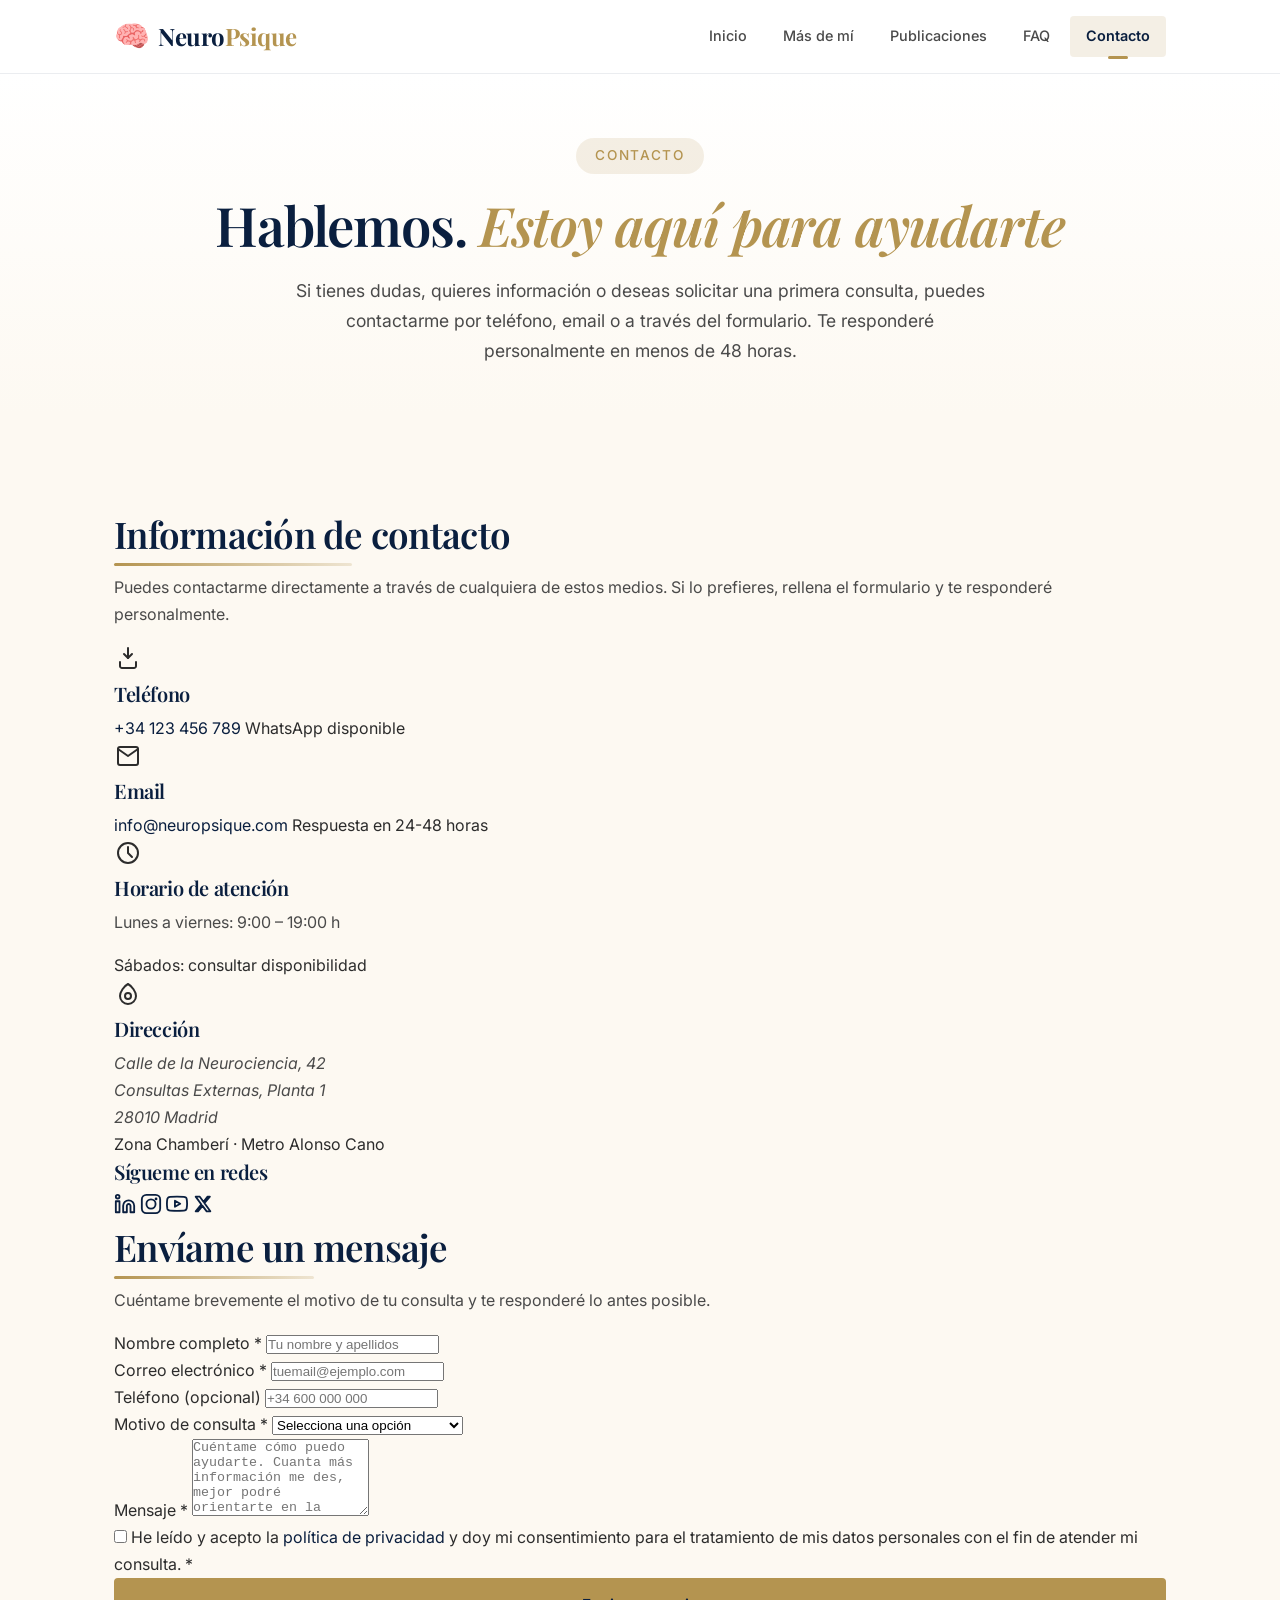
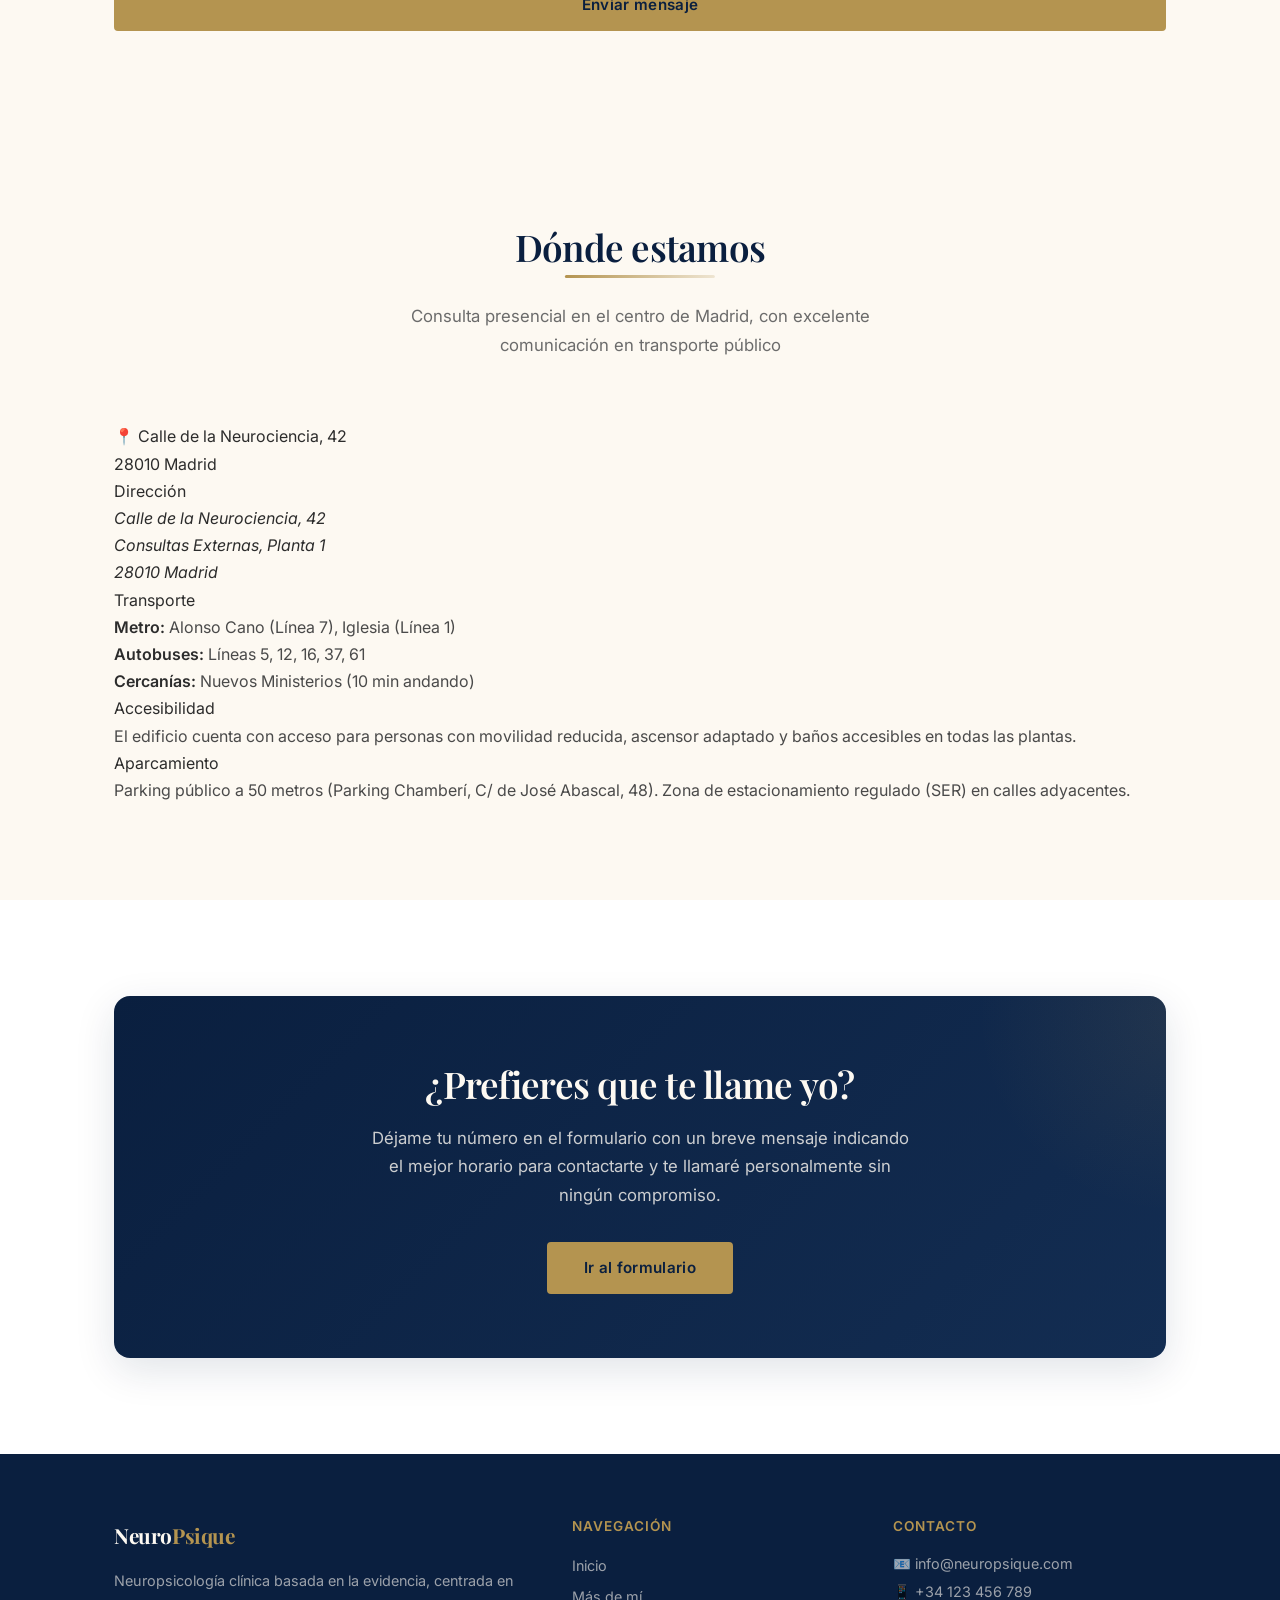
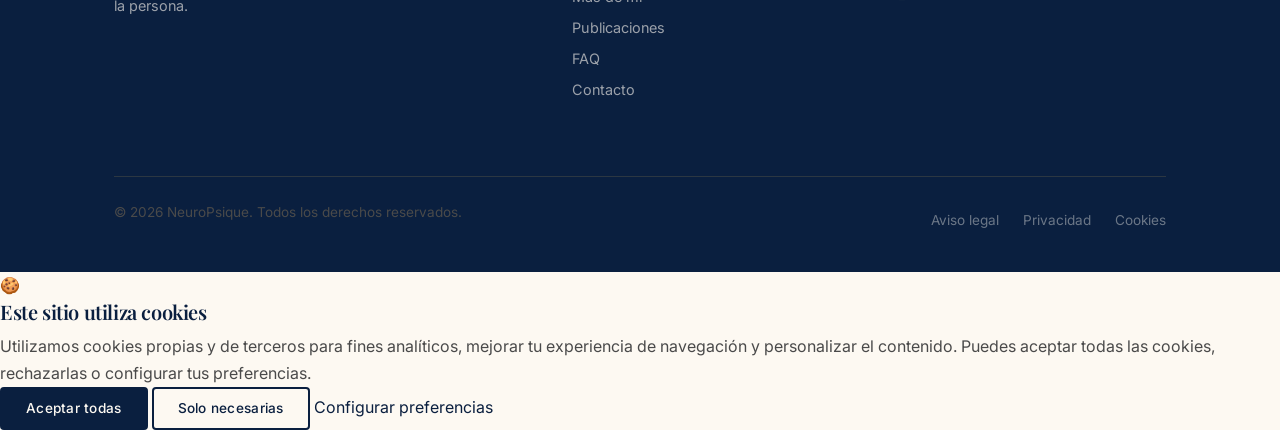
<file: Contacto.html>
<!DOCTYPE html>
<html lang="es">
<head>
    <meta charset="UTF-8">
    <meta name="viewport" content="width=device-width, initial-scale=1.0">
    
    <!-- SEO Meta Tags -->
    <meta name="description" content="Contacta con NeuroPsique. Solicita tu primera consulta de neuropsicología, resuelve dudas o pide información sin compromiso. Consulta presencial en Madrid y online. Teléfono, email y formulario de contacto.">
    <meta name="keywords" content="contacto neuropsicólogo, consulta neuropsicología, pedir cita neuropsicólogo, contacto NeuroPsique, neuropsicóloga Madrid, consulta online neuropsicología, evaluación cognitiva Madrid">
    <meta name="author" content="NeuroPsique">
    <meta name="robots" content="index, follow">
    
    <!-- Open Graph / Redes Sociales -->
    <meta property="og:title" content="Contacto | NeuroPsique · Neuropsicología Clínica">
    <meta property="og:description" content="Solicita tu primera consulta de neuropsicología. Consulta presencial en Madrid y online. Teléfono, email y formulario de contacto.">
    <meta property="og:type" content="website">
    <meta property="og:url" content="https://tudominio.github.io/neuropsique/contacto.html">
    <meta property="og:locale" content="es_ES">
    
    <!-- Canonical URL -->
    <link rel="canonical" href="https://tudominio.github.io/neuropsique/contacto.html">
    
    <title>Contacto | NeuroPsique · Neuropsicología Clínica</title>
    
    <!-- Favicon -->
    <link rel="icon" type="image/svg+xml" href="data:image/svg+xml,<svg xmlns='http://www.w3.org/2000/svg' viewBox='0 0 100 100'><text y='.9em' font-size='90'>🧠</text></svg>">
    
    <!-- Fuentes: Playfair Display + Inter -->
    <link rel="preconnect" href="https://fonts.googleapis.com">
    <link rel="preconnect" href="https://fonts.gstatic.com" crossorigin>
    <link href="https://fonts.googleapis.com/css2?family=Inter:opsz,wght@14..32,400;14..32,500;14..32,600&family=Playfair+Display:ital,wght@0,500;0,600;0,700;1,500;1,600&display=swap" rel="stylesheet">
    
    <!-- Hojas de estilo -->
    <link rel="stylesheet" href="css/styles.css">
</head>
<body>
    <!-- Skip to main content - Accesibilidad -->
    <a href="#main-content" class="skip-link">Saltar al contenido principal</a>
    
    <!-- ========== HEADER / NAVEGACIÓN ========== -->
    <header class="site-header" role="banner">
        <div class="container header-inner">
            <a href="index.html" class="logo" aria-label="NeuroPsique - Ir a inicio">
                <span class="logo-icon" aria-hidden="true">🧠</span>
                <span class="logo-text">Neuro<span class="logo-accent">Psique</span></span>
            </a>
            
            <nav class="main-nav" role="navigation" aria-label="Navegación principal">
                <button class="nav-toggle" aria-expanded="false" aria-controls="nav-list" aria-label="Abrir menú de navegación">
                    <span class="hamburger-line"></span>
                    <span class="hamburger-line"></span>
                    <span class="hamburger-line"></span>
                </button>
                
                <ul id="nav-list" class="nav-list">
                    <li><a href="index.html" class="nav-link">Inicio</a></li>
                    <li><a href="sobre-mi.html" class="nav-link">Más de mí</a></li>
                    <li><a href="publicaciones.html" class="nav-link">Publicaciones</a></li>
                    <li><a href="faq.html" class="nav-link">FAQ</a></li>
                    <li><a href="contacto.html" class="nav-link active" aria-current="page">Contacto</a></li>
                </ul>
            </nav>
        </div>
    </header>
    
    <!-- ========== CONTENIDO PRINCIPAL ========== -->
    <main id="main-content" role="main">
        
        <!-- HERO SECUNDARIO -->
        <section class="page-hero" aria-labelledby="page-hero-heading">
            <div class="container">
                <span class="pretitle">Contacto</span>
                <h1 id="page-hero-heading">Hablemos. <em>Estoy aquí para ayudarte</em></h1>
                <p class="lead">
                    Si tienes dudas, quieres información o deseas solicitar una primera consulta, puedes contactarme por teléfono, email o a través del formulario. Te responderé personalmente en menos de 48 horas.
                </p>
            </div>
        </section>
        
        <!-- CONTACTO: INFORMACIÓN Y FORMULARIO -->
        <section class="contact-main section-padding" aria-labelledby="contact-heading">
            <div class="container contact-grid">
                
                <!-- INFORMACIÓN DE CONTACTO -->
                <div class="contact-info">
                    <h2 id="contact-heading">Información de contacto</h2>
                    <p class="contact-intro">
                        Puedes contactarme directamente a través de cualquiera de estos medios. Si lo prefieres, rellena el formulario y te responderé personalmente.
                    </p>
                    
                    <div class="contact-details">
                        <div class="contact-item">
                            <div class="contact-item-icon" aria-hidden="true">
                                <svg width="28" height="28" viewBox="0 0 28 28" fill="none" xmlns="http://www.w3.org/2000/svg">
                                    <path d="M22 18V22C22 22.5304 21.7893 23.0391 21.4142 23.4142C21.0391 23.7893 20.5304 24 20 24H8C7.46957 24 6.96086 23.7893 6.58579 23.4142C6.21071 23.0391 6 22.5304 6 22V18" stroke="currentColor" stroke-width="2" stroke-linecap="round" stroke-linejoin="round"/>
                                    <path d="M18 10L14 14L10 10" stroke="currentColor" stroke-width="2" stroke-linecap="round" stroke-linejoin="round"/>
                                    <path d="M14 14V4" stroke="currentColor" stroke-width="2" stroke-linecap="round" stroke-linejoin="round"/>
                                </svg>
                            </div>
                            <div class="contact-item-text">
                                <h3>Teléfono</h3>
                                <a href="tel:+34123456789">+34 123 456 789</a>
                                <span class="contact-note">WhatsApp disponible</span>
                            </div>
                        </div>
                        
                        <div class="contact-item">
                            <div class="contact-item-icon" aria-hidden="true">
                                <svg width="28" height="28" viewBox="0 0 28 28" fill="none" xmlns="http://www.w3.org/2000/svg">
                                    <path d="M4 7C4 5.89543 4.89543 5 6 5H22C23.1046 5 24 5.89543 24 7V21C24 22.1046 23.1046 23 22 23H6C4.89543 23 4 22.1046 4 21V7Z" stroke="currentColor" stroke-width="2"/>
                                    <path d="M4 7L14 14L24 7" stroke="currentColor" stroke-width="2" stroke-linecap="round" stroke-linejoin="round"/>
                                </svg>
                            </div>
                            <div class="contact-item-text">
                                <h3>Email</h3>
                                <a href="mailto:info@neuropsique.com">info@neuropsique.com</a>
                                <span class="contact-note">Respuesta en 24-48 horas</span>
                            </div>
                        </div>
                        
                        <div class="contact-item">
                            <div class="contact-item-icon" aria-hidden="true">
                                <svg width="28" height="28" viewBox="0 0 28 28" fill="none" xmlns="http://www.w3.org/2000/svg">
                                    <path d="M14 24C19.5228 24 24 19.5228 24 14C24 8.47715 19.5228 4 14 4C8.47715 4 4 8.47715 4 14C4 19.5228 8.47715 24 14 24Z" stroke="currentColor" stroke-width="2"/>
                                    <path d="M14 8V14L18 18" stroke="currentColor" stroke-width="2" stroke-linecap="round" stroke-linejoin="round"/>
                                </svg>
                            </div>
                            <div class="contact-item-text">
                                <h3>Horario de atención</h3>
                                <p>Lunes a viernes: 9:00 – 19:00 h</p>
                                <span class="contact-note">Sábados: consultar disponibilidad</span>
                            </div>
                        </div>
                        
                        <div class="contact-item">
                            <div class="contact-item-icon" aria-hidden="true">
                                <svg width="28" height="28" viewBox="0 0 28 28" fill="none" xmlns="http://www.w3.org/2000/svg">
                                    <path d="M14 24C18.4183 24 22 20.4183 22 16C22 12 18 6 14 4C10 6 6 12 6 16C6 20.4183 9.58172 24 14 24Z" stroke="currentColor" stroke-width="2"/>
                                    <circle cx="14" cy="16" r="3" stroke="currentColor" stroke-width="2"/>
                                </svg>
                            </div>
                            <div class="contact-item-text">
                                <h3>Dirección</h3>
                                <address>
                                    <p>Calle de la Neurociencia, 42<br>Consultas Externas, Planta 1<br>28010 Madrid</p>
                                </address>
                                <span class="contact-note">Zona Chamberí · Metro Alonso Cano</span>
                            </div>
                        </div>
                    </div>
                    
                    <!-- REDES SOCIALES -->
                    <div class="contact-social">
                        <h3>Sígueme en redes</h3>
                        <div class="social-links">
                            <a href="#" class="social-link" aria-label="LinkedIn" title="LinkedIn">
                                <svg width="22" height="22" viewBox="0 0 24 24" fill="none" xmlns="http://www.w3.org/2000/svg">
                                    <path d="M16 8C17.5913 8 19.1174 8.63214 20.2426 9.75736C21.3679 10.8826 22 12.4087 22 14V21H18V14C18 13.4696 17.7893 12.9609 17.4142 12.5858C17.0391 12.2107 16.5304 12 16 12C15.4696 12 14.9609 12.2107 14.5858 12.5858C14.2107 12.9609 14 13.4696 14 14V21H10V14C10 12.4087 10.6321 10.8826 11.7574 9.75736C12.8826 8.63214 14.4087 8 16 8Z" stroke="currentColor" stroke-width="2" stroke-linecap="round" stroke-linejoin="round"/>
                                    <path d="M6 9H2V21H6V9Z" stroke="currentColor" stroke-width="2" stroke-linecap="round" stroke-linejoin="round"/>
                                    <path d="M4 6C5.10457 6 6 5.10457 6 4C6 2.89543 5.10457 2 4 2C2.89543 2 2 2.89543 2 4C2 5.10457 2.89543 6 4 6Z" stroke="currentColor" stroke-width="2" stroke-linecap="round" stroke-linejoin="round"/>
                                </svg>
                            </a>
                            <a href="#" class="social-link" aria-label="Instagram" title="Instagram">
                                <svg width="22" height="22" viewBox="0 0 24 24" fill="none" xmlns="http://www.w3.org/2000/svg">
                                    <rect x="2" y="2" width="20" height="20" rx="5" stroke="currentColor" stroke-width="2"/>
                                    <circle cx="12" cy="12" r="5" stroke="currentColor" stroke-width="2"/>
                                    <circle cx="17.5" cy="6.5" r="1.5" fill="currentColor"/>
                                </svg>
                            </a>
                            <a href="#" class="social-link" aria-label="YouTube" title="YouTube">
                                <svg width="22" height="22" viewBox="0 0 24 24" fill="none" xmlns="http://www.w3.org/2000/svg">
                                    <path d="M22.54 6.42C22.4212 5.94541 22.1793 5.51057 21.8387 5.15941C21.498 4.80824 21.0708 4.55318 20.6 4.42C18.88 4 12 4 12 4C12 4 5.12 4 3.4 4.46C2.92925 4.59318 2.50198 4.84824 2.16135 5.19941C1.82072 5.55057 1.57879 5.98541 1.46 6.46C1.14521 8.20556 0.991235 9.97631 1 11.75C0.988739 13.537 1.14274 15.3213 1.46 17.08C1.59096 17.5398 1.83831 17.9581 2.17813 18.2945C2.51796 18.6308 2.93881 18.8738 3.4 19C5.12 19.46 12 19.46 12 19.46C12 19.46 18.88 19.46 20.6 19C21.0708 18.8668 21.498 18.6118 21.8387 18.2606C22.1793 17.9094 22.4212 17.4746 22.54 17C22.8524 15.2676 23.0064 13.5103 23 11.75C23.0113 9.96295 22.8573 8.1787 22.54 6.42Z" stroke="currentColor" stroke-width="2" stroke-linecap="round" stroke-linejoin="round"/>
                                    <path d="M9.75 15.02L15.5 11.75L9.75 8.47998V15.02Z" stroke="currentColor" stroke-width="2" stroke-linecap="round" stroke-linejoin="round"/>
                                </svg>
                            </a>
                            <a href="#" class="social-link" aria-label="Twitter / X" title="Twitter / X">
                                <svg width="22" height="22" viewBox="0 0 24 24" fill="none" xmlns="http://www.w3.org/2000/svg">
                                    <path d="M4 4L10.25 12.5L4 20H6.5L11.5 14L16 20H20L13.5 11L19.5 4H17L12.5 9.5L8.5 4H4Z" stroke="currentColor" stroke-width="2" stroke-linecap="round" stroke-linejoin="round"/>
                                </svg>
                            </a>
                        </div>
                    </div>
                </div>
                
                <!-- FORMULARIO DE CONTACTO -->
                <div class="contact-form-wrapper">
                    <div class="contact-form-card">
                        <h2>Envíame un mensaje</h2>
                        <p class="form-intro">Cuéntame brevemente el motivo de tu consulta y te responderé lo antes posible.</p>
                        
                        <form id="contact-form" class="contact-form" novalidate>
                            <div class="form-row">
                                <div class="form-group">
                                    <label for="name">Nombre completo <span aria-hidden="true">*</span></label>
                                    <input 
                                        type="text" 
                                        id="name" 
                                        name="name" 
                                        placeholder="Tu nombre y apellidos" 
                                        required 
                                        autocomplete="name"
                                        aria-required="true"
                                    >
                                    <span class="form-error" id="name-error" role="alert"></span>
                                </div>
                                
                                <div class="form-group">
                                    <label for="email">Correo electrónico <span aria-hidden="true">*</span></label>
                                    <input 
                                        type="email" 
                                        id="email" 
                                        name="email" 
                                        placeholder="tuemail@ejemplo.com" 
                                        required 
                                        autocomplete="email"
                                        aria-required="true"
                                    >
                                    <span class="form-error" id="email-error" role="alert"></span>
                                </div>
                            </div>
                            
                            <div class="form-row">
                                <div class="form-group">
                                    <label for="phone">Teléfono <span class="optional-label">(opcional)</span></label>
                                    <input 
                                        type="tel" 
                                        id="phone" 
                                        name="phone" 
                                        placeholder="+34 600 000 000" 
                                        autocomplete="tel"
                                    >
                                </div>
                                
                                <div class="form-group">
                                    <label for="reason">Motivo de consulta <span aria-hidden="true">*</span></label>
                                    <select id="reason" name="reason" required aria-required="true">
                                        <option value="" disabled selected>Selecciona una opción</option>
                                        <option value="evaluacion">Evaluación neuropsicológica</option>
                                        <option value="rehabilitacion">Rehabilitación cognitiva</option>
                                        <option value="orientacion">Orientación familiar</option>
                                        <option value="dudas">Resolución de dudas</option>
                                        <option value="otro">Otro motivo</option>
                                    </select>
                                    <span class="form-error" id="reason-error" role="alert"></span>
                                </div>
                            </div>
                            
                            <div class="form-group">
                                <label for="message">Mensaje <span aria-hidden="true">*</span></label>
                                <textarea 
                                    id="message" 
                                    name="message" 
                                    rows="5" 
                                    placeholder="Cuéntame cómo puedo ayudarte. Cuanta más información me des, mejor podré orientarte en la respuesta." 
                                    required
                                    aria-required="true"
                                ></textarea>
                                <span class="form-error" id="message-error" role="alert"></span>
                            </div>
                            
                            <div class="form-group form-consent">
                                <label class="checkbox-label">
                                    <input type="checkbox" id="consent" name="consent" required aria-required="true">
                                    <span class="checkbox-custom" aria-hidden="true"></span>
                                    <span class="checkbox-text">
                                        He leído y acepto la <a href="#" target="_blank" rel="noopener">política de privacidad</a> y doy mi consentimiento para el tratamiento de mis datos personales con el fin de atender mi consulta. <span aria-hidden="true">*</span>
                                    </span>
                                </label>
                                <span class="form-error" id="consent-error" role="alert"></span>
                            </div>
                            
                            <button type="submit" class="btn btn-gold btn-block">
                                <span class="btn-text">Enviar mensaje</span>
                                <span class="btn-loading" aria-hidden="true" hidden>Enviando...</span>
                            </button>
                            
                            <div id="form-success" class="form-success" role="status" hidden>
                                <span class="success-icon" aria-hidden="true">✓</span>
                                <p><strong>¡Mensaje enviado con éxito!</strong></p>
                                <p>Gracias por contactarme. Te responderé personalmente en un plazo máximo de 48 horas.</p>
                            </div>
                            
                            <div id="form-error-global" class="form-error-global" role="alert" hidden>
                                <span class="error-icon" aria-hidden="true">⚠️</span>
                                <p>Ha ocurrido un error al enviar el formulario. Por favor, inténtalo de nuevo o escríbeme directamente a <a href="mailto:info@neuropsique.com">info@neuropsique.com</a>.</p>
                            </div>
                        </form>
                    </div>
                </div>
            </div>
        </section>
        
        <!-- MAPA DE UBICACIÓN -->
        <section class="location section-padding" aria-labelledby="location-heading">
            <div class="container">
                <div class="section-header">
                    <h2 id="location-heading">Dónde estamos</h2>
                    <p class="section-subtitle">Consulta presencial en el centro de Madrid, con excelente comunicación en transporte público</p>
                </div>
                
                <div class="location-card">
                    <div class="map-wrapper">
                        <!-- Placeholder del mapa (sustituir por iframe de Google Maps cuando tengas la dirección real) -->
                        <div class="map-placeholder" aria-hidden="true">
                            <div class="map-inner">
                                <span class="map-icon">📍</span>
                                <span class="map-text">Calle de la Neurociencia, 42<br>28010 Madrid</span>
                            </div>
                        </div>
                        <!-- 
                        Cuando tengas la dirección exacta, sustituye el div anterior por:
                        <iframe 
                            src="https://www.google.com/maps/embed?pb=TU_ENLACE_DE_GOOGLE_MAPS" 
                            width="100%" 
                            height="400" 
                            style="border:0;" 
                            allowfullscreen="" 
                            loading="lazy" 
                            referrerpolicy="no-referrer-when-downgrade"
                            title="Ubicación de la consulta NeuroPsique en Madrid"
                        ></iframe>
                        -->
                    </div>
                    
                    <div class="location-details">
                        <div class="location-info-item">
                            <span class="location-label">Dirección</span>
                            <address>
                                Calle de la Neurociencia, 42<br>
                                Consultas Externas, Planta 1<br>
                                28010 Madrid
                            </address>
                        </div>
                        
                        <div class="location-info-item">
                            <span class="location-label">Transporte</span>
                            <p>
                                <strong>Metro:</strong> Alonso Cano (Línea 7), Iglesia (Línea 1)<br>
                                <strong>Autobuses:</strong> Líneas 5, 12, 16, 37, 61<br>
                                <strong>Cercanías:</strong> Nuevos Ministerios (10 min andando)
                            </p>
                        </div>
                        
                        <div class="location-info-item">
                            <span class="location-label">Accesibilidad</span>
                            <p>
                                El edificio cuenta con acceso para personas con movilidad reducida, ascensor adaptado y baños accesibles en todas las plantas.
                            </p>
                        </div>
                        
                        <div class="location-info-item">
                            <span class="location-label">Aparcamiento</span>
                            <p>
                                Parking público a 50 metros (Parking Chamberí, C/ de José Abascal, 48). Zona de estacionamiento regulado (SER) en calles adyacentes.
                            </p>
                        </div>
                    </div>
                </div>
            </div>
        </section>
        
        <!-- CTA FINAL -->
        <section class="cta section-padding" aria-labelledby="contact-cta-heading">
            <div class="container">
                <div class="cta-card">
                    <h2 id="contact-cta-heading">¿Prefieres que te llame yo?</h2>
                    <p>Déjame tu número en el formulario con un breve mensaje indicando el mejor horario para contactarte y te llamaré personalmente sin ningún compromiso.</p>
                    <a href="#contact-form" class="btn btn-gold">Ir al formulario</a>
                </div>
            </div>
        </section>
        
    </main>
    
    <!-- ========== FOOTER ========== -->
    <footer class="site-footer" role="contentinfo">
        <div class="container footer-grid">
            <div class="footer-brand">
                <span class="logo-text">Neuro<span class="logo-accent">Psique</span></span>
                <p>Neuropsicología clínica basada en la evidencia, centrada en la persona.</p>
            </div>
            
            <div class="footer-nav">
                <h4>Navegación</h4>
                <ul>
                    <li><a href="index.html">Inicio</a></li>
                    <li><a href="sobre-mi.html">Más de mí</a></li>
                    <li><a href="publicaciones.html">Publicaciones</a></li>
                    <li><a href="faq.html">FAQ</a></li>
                    <li><a href="contacto.html">Contacto</a></li>
                </ul>
            </div>
            
            <div class="footer-contact">
                <h4>Contacto</h4>
                <address>
                    <p>📧 <a href="mailto:info@neuropsique.com">info@neuropsique.com</a></p>
                    <p>📱 <a href="tel:+34123456789">+34 123 456 789</a></p>
                </address>
            </div>
            
            <div class="footer-legal">
                <p>&copy; 2026 NeuroPsique. Todos los derechos reservados.</p>
                <ul class="legal-links">
                    <li><a href="#">Aviso legal</a></li>
                    <li><a href="#">Privacidad</a></li>
                    <li><a href="#">Cookies</a></li>
                </ul>
            </div>
        </div>
    </footer>

    <!-- ========== BANNER DE COOKIES ========== -->
    <div id="cookie-banner" class="cookie-banner" role="dialog" aria-labelledby="cookie-title" aria-describedby="cookie-description" aria-modal="true">
        <div class="cookie-container">
            <div class="cookie-content">
                <div class="cookie-icon" aria-hidden="true">🍪</div>
                <div class="cookie-text">
                    <h3 id="cookie-title">Este sitio utiliza cookies</h3>
                    <p id="cookie-description">
                        Utilizamos cookies propias y de terceros para fines analíticos, mejorar tu experiencia de navegación y personalizar el contenido. Puedes aceptar todas las cookies, rechazarlas o configurar tus preferencias.
                    </p>
                </div>
            </div>
            
            <div class="cookie-actions">
                <button id="btn-accept-cookies" class="btn btn-primary btn-sm">
                    Aceptar todas
                </button>
                <button id="btn-reject-cookies" class="btn btn-outline btn-sm">
                    Solo necesarias
                </button>
                <a href="#" class="cookie-settings-link" aria-label="Configurar preferencias de cookies">
                    Configurar preferencias
                </a>
            </div>
        </div>
    </div>

    <!-- Overlay del banner de cookies -->
    <div id="cookie-overlay" class="cookie-overlay"></div>

    <!-- JavaScript -->
    <script src="js/main.js" defer></script>
</body>
</html>
</file>
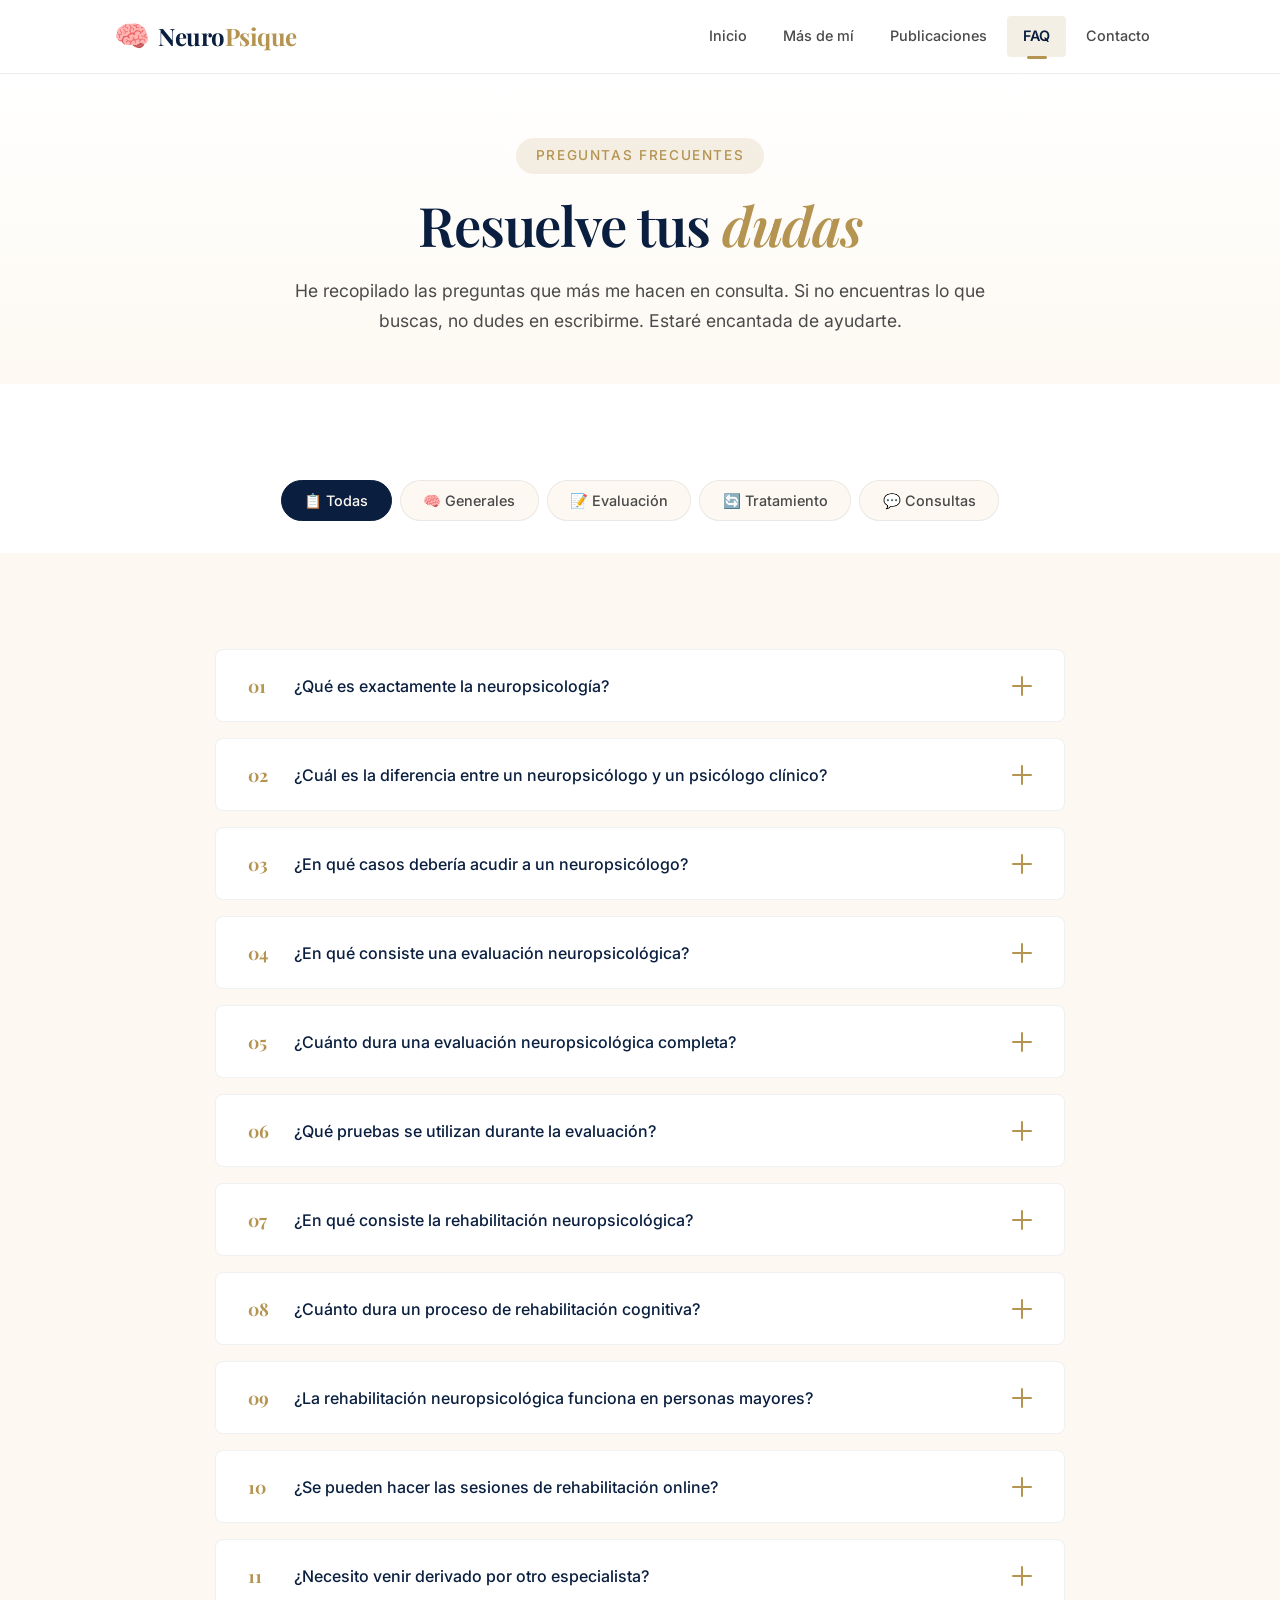
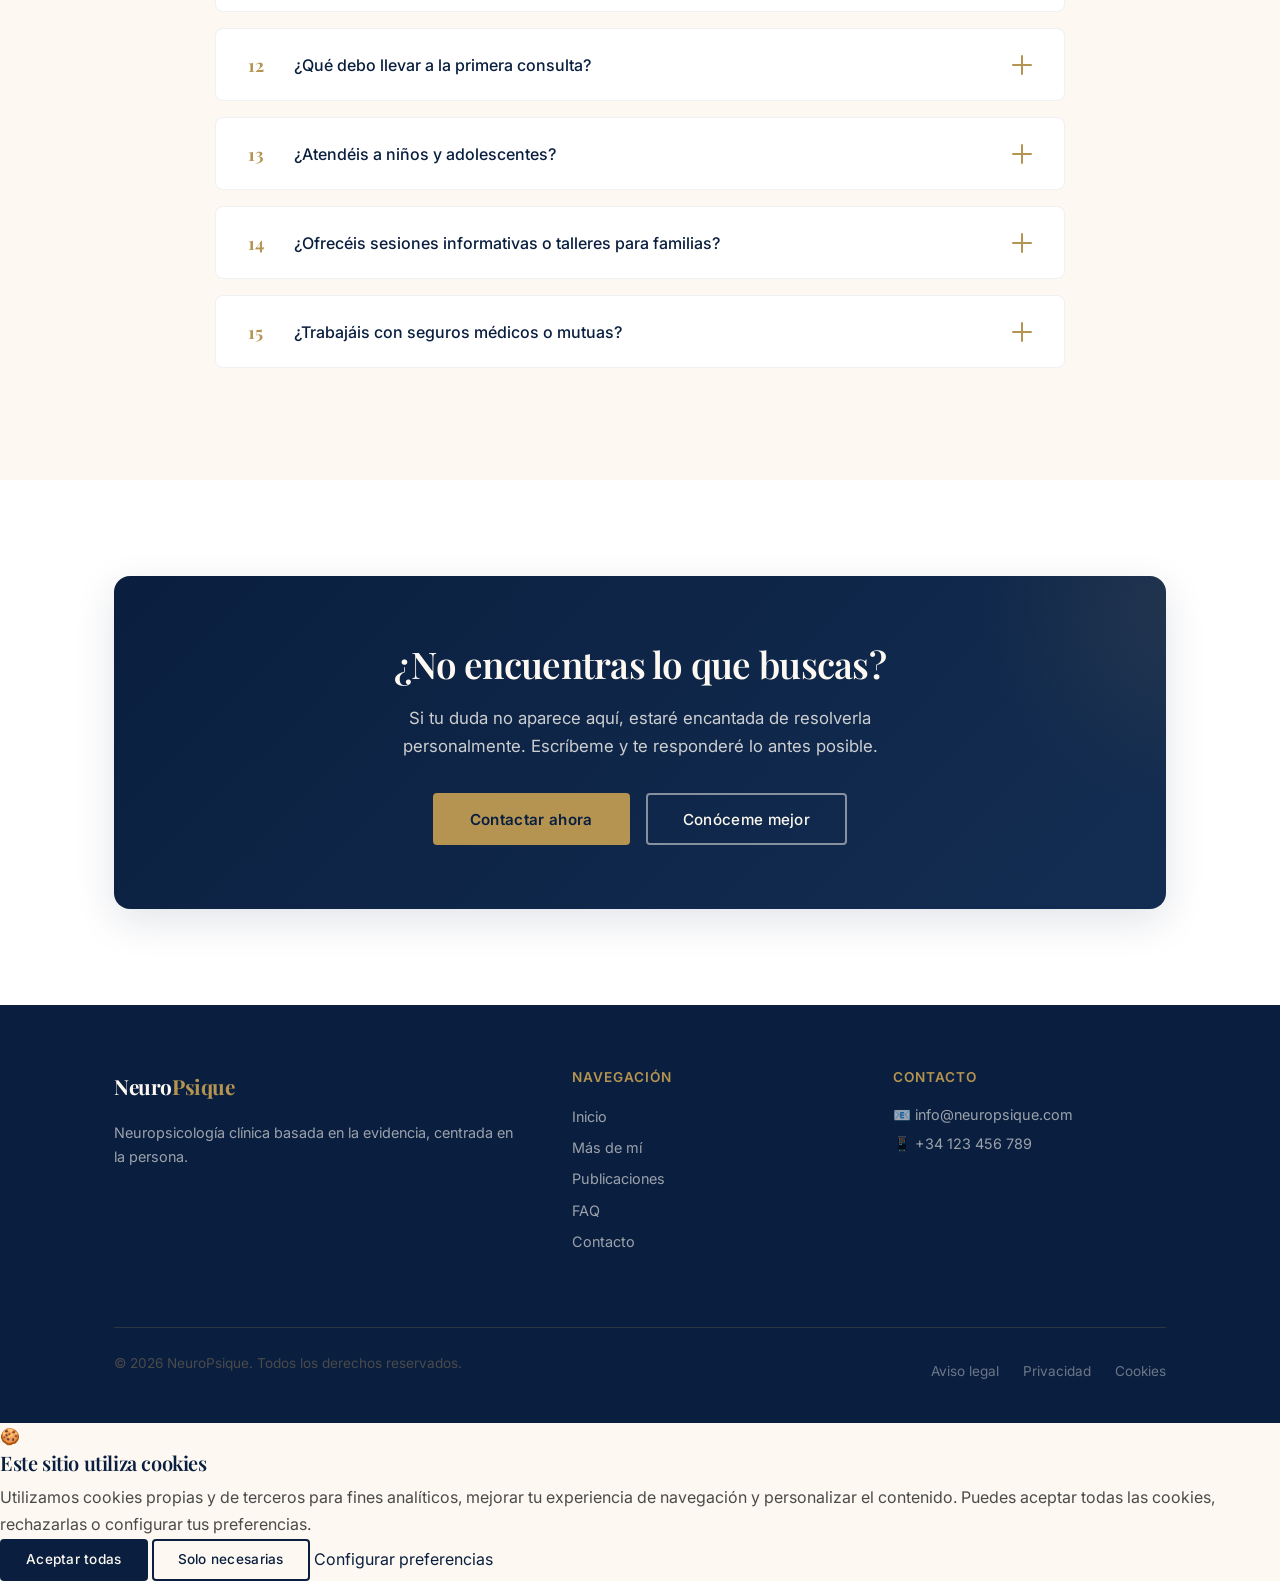
<file: Faq.html>
<!DOCTYPE html>
<html lang="es">
<head>
    <meta charset="UTF-8">
    <meta name="viewport" content="width=device-width, initial-scale=1.0">
    
    <!-- SEO Meta Tags -->
    <meta name="description" content="Resuelve tus dudas sobre neuropsicología. Preguntas frecuentes sobre evaluación neuropsicológica, rehabilitación cognitiva, primeras consultas, duración de los tratamientos y mucho más.">
    <meta name="keywords" content="preguntas frecuentes neuropsicología, dudas neuropsicología, FAQ neuropsicólogo, evaluación cognitiva, rehabilitación neurológica, consulta neuropsicología, tratamiento cognitivo">
    <meta name="author" content="NeuroPsique">
    <meta name="robots" content="index, follow">
    
    <!-- Open Graph / Redes Sociales -->
    <meta property="og:title" content="FAQ · Preguntas Frecuentes | NeuroPsique">
    <meta property="og:description" content="Resuelve tus dudas sobre neuropsicología. Preguntas frecuentes sobre evaluación, rehabilitación cognitiva, primeras consultas y tratamientos.">
    <meta property="og:type" content="website">
    <meta property="og:url" content="https://tudominio.github.io/neuropsique/faq.html">
    <meta property="og:locale" content="es_ES">
    
    <!-- Canonical URL -->
    <link rel="canonical" href="https://tudominio.github.io/neuropsique/faq.html">
    
    <title>FAQ · Preguntas Frecuentes | NeuroPsique · Neuropsicología Clínica</title>
    
    <!-- Favicon -->
    <link rel="icon" type="image/svg+xml" href="data:image/svg+xml,<svg xmlns='http://www.w3.org/2000/svg' viewBox='0 0 100 100'><text y='.9em' font-size='90'>🧠</text></svg>">
    
    <!-- Fuentes: Playfair Display + Inter -->
    <link rel="preconnect" href="https://fonts.googleapis.com">
    <link rel="preconnect" href="https://fonts.gstatic.com" crossorigin>
    <link href="https://fonts.googleapis.com/css2?family=Inter:opsz,wght@14..32,400;14..32,500;14..32,600&family=Playfair+Display:ital,wght@0,500;0,600;0,700;1,500;1,600&display=swap" rel="stylesheet">
    
    <!-- Hojas de estilo -->
    <link rel="stylesheet" href="css/styles.css">
</head>
<body>
    <!-- Skip to main content - Accesibilidad -->
    <a href="#main-content" class="skip-link">Saltar al contenido principal</a>
    
    <!-- ========== HEADER / NAVEGACIÓN ========== -->
    <header class="site-header" role="banner">
        <div class="container header-inner">
            <a href="index.html" class="logo" aria-label="NeuroPsique - Ir a inicio">
                <span class="logo-icon" aria-hidden="true">🧠</span>
                <span class="logo-text">Neuro<span class="logo-accent">Psique</span></span>
            </a>
            
            <nav class="main-nav" role="navigation" aria-label="Navegación principal">
                <button class="nav-toggle" aria-expanded="false" aria-controls="nav-list" aria-label="Abrir menú de navegación">
                    <span class="hamburger-line"></span>
                    <span class="hamburger-line"></span>
                    <span class="hamburger-line"></span>
                </button>
                
                <ul id="nav-list" class="nav-list">
                    <li><a href="index.html" class="nav-link">Inicio</a></li>
                    <li><a href="sobre-mi.html" class="nav-link">Más de mí</a></li>
                    <li><a href="publicaciones.html" class="nav-link">Publicaciones</a></li>
                    <li><a href="faq.html" class="nav-link active" aria-current="page">FAQ</a></li>
                    <li><a href="contacto.html" class="nav-link">Contacto</a></li>
                </ul>
            </nav>
        </div>
    </header>
    
    <!-- ========== CONTENIDO PRINCIPAL ========== -->
    <main id="main-content" role="main">
        
        <!-- HERO SECUNDARIO -->
        <section class="page-hero" aria-labelledby="page-hero-heading">
            <div class="container">
                <span class="pretitle">Preguntas frecuentes</span>
                <h1 id="page-hero-heading">Resuelve tus <em>dudas</em></h1>
                <p class="lead">
                    He recopilado las preguntas que más me hacen en consulta. Si no encuentras lo que buscas, no dudes en escribirme. Estaré encantada de ayudarte.
                </p>
            </div>
        </section>
        
        <!-- CATEGORÍAS DE FILTRO -->
        <section class="faq-filters section-padding-top" aria-label="Filtrar preguntas por categoría">
            <div class="container">
                <div class="filter-tabs" role="tablist" aria-label="Categorías de preguntas frecuentes">
                    <button class="filter-tab active" role="tab" aria-selected="true" data-category="todas" id="tab-todas" aria-controls="faq-container">
                        <span aria-hidden="true">📋</span> Todas
                    </button>
                    <button class="filter-tab" role="tab" aria-selected="false" data-category="generales" id="tab-generales" aria-controls="faq-container">
                        <span aria-hidden="true">🧠</span> Generales
                    </button>
                    <button class="filter-tab" role="tab" aria-selected="false" data-category="evaluacion" id="tab-evaluacion" aria-controls="faq-container">
                        <span aria-hidden="true">📝</span> Evaluación
                    </button>
                    <button class="filter-tab" role="tab" aria-selected="false" data-category="tratamiento" id="tab-tratamiento" aria-controls="faq-container">
                        <span aria-hidden="true">🔄</span> Tratamiento
                    </button>
                    <button class="filter-tab" role="tab" aria-selected="false" data-category="consultas" id="tab-consultas" aria-controls="faq-container">
                        <span aria-hidden="true">💬</span> Consultas
                    </button>
                </div>
            </div>
        </section>
        
        <!-- ACORDEÓN DE PREGUNTAS -->
        <section class="faq-accordion section-padding" aria-labelledby="faq-heading">
            <div class="container">
                <h2 id="faq-heading" class="sr-only">Listado de preguntas frecuentes</h2>
                
                <div id="faq-container" class="faq-container">
                    
                    <!-- CATEGORÍA: GENERALES -->
                    <div class="faq-item" data-category="generales">
                        <button class="faq-question" aria-expanded="false" aria-controls="faq-answer-1" id="faq-question-1">
                            <span class="faq-number" aria-hidden="true">01</span>
                            <span class="faq-text">¿Qué es exactamente la neuropsicología?</span>
                            <span class="faq-icon" aria-hidden="true"></span>
                        </button>
                        <div class="faq-answer" id="faq-answer-1" role="region" aria-labelledby="faq-question-1" hidden>
                            <div class="faq-answer-inner">
                                <p>
                                    La neuropsicología es una especialidad de la psicología que estudia la relación entre el cerebro y la conducta. Se centra en evaluar y tratar las funciones cognitivas (memoria, atención, lenguaje, funciones ejecutivas, percepción, etc.) cuando se ven afectadas por lesiones cerebrales, enfermedades neurológicas, trastornos del desarrollo o condiciones psiquiátricas.
                                </p>
                                <p>
                                    A diferencia de otras especialidades, la neuropsicología no solo identifica qué funciones están alteradas, sino que relaciona esas dificultades con las redes cerebrales implicadas, lo que permite diseñar intervenciones mucho más precisas y personalizadas.
                                </p>
                            </div>
                        </div>
                    </div>
                    
                    <div class="faq-item" data-category="generales">
                        <button class="faq-question" aria-expanded="false" aria-controls="faq-answer-2" id="faq-question-2">
                            <span class="faq-number" aria-hidden="true">02</span>
                            <span class="faq-text">¿Cuál es la diferencia entre un neuropsicólogo y un psicólogo clínico?</span>
                            <span class="faq-icon" aria-hidden="true"></span>
                        </button>
                        <div class="faq-answer" id="faq-answer-2" role="region" aria-labelledby="faq-question-2" hidden>
                            <div class="faq-answer-inner">
                                <p>
                                    Ambos somos psicólogos sanitarios, pero la formación del neuropsicólogo está especializada en el funcionamiento cerebral y su relación con los procesos cognitivos y emocionales. Mientras un psicólogo clínico aborda trastornos de salud mental desde una perspectiva más amplia, el neuropsicólogo se centra en cómo las alteraciones cerebrales (por ictus, traumatismos, demencias, etc.) afectan al pensamiento, la memoria, la conducta y las emociones.
                                </p>
                                <p>
                                    En la práctica, utilizamos pruebas estandarizadas muy específicas para medir cada función cognitiva, lo que nos permite hacer un perfil detallado de puntos fuertes y débiles, algo fundamental para el diagnóstico diferencial y la planificación terapéutica.
                                </p>
                            </div>
                        </div>
                    </div>
                    
                    <div class="faq-item" data-category="generales">
                        <button class="faq-question" aria-expanded="false" aria-controls="faq-answer-3" id="faq-question-3">
                            <span class="faq-number" aria-hidden="true">03</span>
                            <span class="faq-text">¿En qué casos debería acudir a un neuropsicólogo?</span>
                            <span class="faq-icon" aria-hidden="true"></span>
                        </button>
                        <div class="faq-answer" id="faq-answer-3" role="region" aria-labelledby="faq-question-3" hidden>
                            <div class="faq-answer-inner">
                                <p>Algunos de los motivos más frecuentes de consulta son:</p>
                                <ul>
                                    <li><strong>Problemas de memoria</strong> que interfieren en la vida diaria y generan preocupación.</li>
                                    <li><strong>Dificultades de atención o concentración</strong> que afectan al trabajo o a los estudios.</li>
                                    <li><strong>Cambios en el lenguaje</strong>, como dificultad para encontrar palabras o comprender conversaciones.</li>
                                    <li><strong>Alteraciones tras un ictus, traumatismo craneoencefálico o tumor cerebral.</strong></li>
                                    <li><strong>Sospecha de deterioro cognitivo o demencia</strong> (Alzheimer, Parkinson, etc.).</li>
                                    <li><strong>Trastornos del neurodesarrollo</strong> como TDAH o dificultades de aprendizaje.</li>
                                    <li><strong>Secuelas cognitivas de tratamientos oncológicos</strong> (quimioterapia, radioterapia).</li>
                                    <li><strong>Quejas subjetivas de pérdida de agilidad mental</strong> sin causa aparente.</li>
                                </ul>
                            </div>
                        </div>
                    </div>
                    
                    <!-- CATEGORÍA: EVALUACIÓN -->
                    <div class="faq-item" data-category="evaluacion">
                        <button class="faq-question" aria-expanded="false" aria-controls="faq-answer-4" id="faq-question-4">
                            <span class="faq-number" aria-hidden="true">04</span>
                            <span class="faq-text">¿En qué consiste una evaluación neuropsicológica?</span>
                            <span class="faq-icon" aria-hidden="true"></span>
                        </button>
                        <div class="faq-answer" id="faq-answer-4" role="region" aria-labelledby="faq-question-4" hidden>
                            <div class="faq-answer-inner">
                                <p>
                                    Es un proceso estructurado en varias fases. Comienza con una <strong>entrevista clínica</strong> en profundidad para conocer tu historia personal, médica y cognitiva. Después, se administran <strong>pruebas estandarizadas</strong> que evalúan de forma objetiva cada función cognitiva: memoria, atención, lenguaje, funciones ejecutivas, habilidades visoespaciales y velocidad de procesamiento, entre otras.
                                </p>
                                <p>
                                    La evaluación se completa con el análisis de los resultados, la elaboración de un <strong>informe neuropsicológico detallado</strong> y una sesión de devolución donde explico los hallazgos de forma clara, resuelvo dudas y propongo un plan de intervención personalizado si es necesario.
                                </p>
                            </div>
                        </div>
                    </div>
                    
                    <div class="faq-item" data-category="evaluacion">
                        <button class="faq-question" aria-expanded="false" aria-controls="faq-answer-5" id="faq-question-5">
                            <span class="faq-number" aria-hidden="true">05</span>
                            <span class="faq-text">¿Cuánto dura una evaluación neuropsicológica completa?</span>
                            <span class="faq-icon" aria-hidden="true"></span>
                        </button>
                        <div class="faq-answer" id="faq-answer-5" role="region" aria-labelledby="faq-question-5" hidden>
                            <div class="faq-answer-inner">
                                <p>
                                    Depende del motivo de consulta y de la complejidad del caso, pero habitualmente se estructura en <strong>tres sesiones</strong>:
                                </p>
                                <ul>
                                    <li><strong>Primera sesión (60-75 min):</strong> entrevista clínica y recogida de historia.</li>
                                    <li><strong>Segunda sesión (120-150 min):</strong> administración de pruebas neuropsicológicas. En algunos casos puede dividirse en dos sesiones para evitar fatiga.</li>
                                    <li><strong>Tercera sesión (45-60 min):</strong> devolución de resultados, entrega del informe escrito y orientación terapéutica.</li>
                                </ul>
                                <p>
                                    En total, el proceso completo suele completarse en <strong>dos o tres semanas</strong>, aunque el plazo puede acortarse si existe urgencia clínica.
                                </p>
                            </div>
                        </div>
                    </div>
                    
                    <div class="faq-item" data-category="evaluacion">
                        <button class="faq-question" aria-expanded="false" aria-controls="faq-answer-6" id="faq-question-6">
                            <span class="faq-number" aria-hidden="true">06</span>
                            <span class="faq-text">¿Qué pruebas se utilizan durante la evaluación?</span>
                            <span class="faq-icon" aria-hidden="true"></span>
                        </button>
                        <div class="faq-answer" id="faq-answer-6" role="region" aria-labelledby="faq-question-6" hidden>
                            <div class="faq-answer-inner">
                                <p>
                                    Utilizo baterías neuropsicológicas validadas internacionalmente y adaptadas a población española. La selección de pruebas depende del perfil de cada persona y del motivo de consulta, pero algunas de las herramientas más utilizadas son el WAIS-IV, la Batería Neuropsicológica de Halstead-Reitan, el Test de Barcelona, el Test del Reloj, pruebas de fluidez verbal, el Trail Making Test, el Test de Stroop y escalas de valoración conductual y emocional.
                                </p>
                                <p>
                                    Todas las pruebas se administran en condiciones óptimas, respetando los tiempos y las necesidades de cada persona. Durante la sesión de devolución, explico cada resultado de forma comprensible, sin tecnicismos innecesarios.
                                </p>
                            </div>
                        </div>
                    </div>
                    
                    <!-- CATEGORÍA: TRATAMIENTO -->
                    <div class="faq-item" data-category="tratamiento">
                        <button class="faq-question" aria-expanded="false" aria-controls="faq-answer-7" id="faq-question-7">
                            <span class="faq-number" aria-hidden="true">07</span>
                            <span class="faq-text">¿En qué consiste la rehabilitación neuropsicológica?</span>
                            <span class="faq-icon" aria-hidden="true"></span>
                        </button>
                        <div class="faq-answer" id="faq-answer-7" role="region" aria-labelledby="faq-question-7" hidden>
                            <div class="faq-answer-inner">
                                <p>
                                    La rehabilitación neuropsicológica es un proceso terapéutico diseñado para <strong>recuperar, compensar o optimizar las funciones cognitivas</strong> que se han visto afectadas. Se basa en el principio de neuroplasticidad: la capacidad del cerebro para reorganizarse y generar nuevas conexiones incluso después de una lesión.
                                </p>
                                <p>
                                    El programa de rehabilitación se diseña a medida tras la evaluación e incluye:
                                </p>
                                <ul>
                                    <li><strong>Estimulación cognitiva:</strong> ejercicios específicos para trabajar memoria, atención, funciones ejecutivas, etc.</li>
                                    <li><strong>Estrategias compensatorias:</strong> uso de agendas, alarmas, listas y otras ayudas externas para minimizar el impacto de las dificultades en el día a día.</li>
                                    <li><strong>Psicoeducación:</strong> información clara para que tú y tu familia entendáis qué está pasando y cómo colaborar en el proceso.</li>
                                    <li><strong>Apoyo emocional:</strong> abordaje de la frustración, ansiedad o cambios de ánimo que a menudo acompañan a las dificultades cognitivas.</li>
                                </ul>
                            </div>
                        </div>
                    </div>
                    
                    <div class="faq-item" data-category="tratamiento">
                        <button class="faq-question" aria-expanded="false" aria-controls="faq-answer-8" id="faq-question-8">
                            <span class="faq-number" aria-hidden="true">08</span>
                            <span class="faq-text">¿Cuánto dura un proceso de rehabilitación cognitiva?</span>
                            <span class="faq-icon" aria-hidden="true"></span>
                        </button>
                        <div class="faq-answer" id="faq-answer-8" role="region" aria-labelledby="faq-question-8" hidden>
                            <div class="faq-answer-inner">
                                <p>
                                    No hay una respuesta única, ya que depende de múltiples factores: la naturaleza de la alteración, el tiempo transcurrido desde la lesión, la edad, la motivación y el apoyo del entorno. Dicho esto, un programa de rehabilitación cognitiva típico suele durar entre <strong>4 y 9 meses</strong>, con sesiones de frecuencia semanal o quincenal.
                                </p>
                                <p>
                                    Lo habitual es hacer una <strong>revisión a los 3 meses</strong> para valorar los progresos y ajustar los objetivos si es necesario. En algunos casos, tras la fase intensiva se recomiendan sesiones de mantenimiento más espaciadas para consolidar los avances.
                                </p>
                            </div>
                        </div>
                    </div>
                    
                    <div class="faq-item" data-category="tratamiento">
                        <button class="faq-question" aria-expanded="false" aria-controls="faq-answer-9" id="faq-question-9">
                            <span class="faq-number" aria-hidden="true">09</span>
                            <span class="faq-text">¿La rehabilitación neuropsicológica funciona en personas mayores?</span>
                            <span class="faq-icon" aria-hidden="true"></span>
                        </button>
                        <div class="faq-answer" id="faq-answer-9" role="region" aria-labelledby="faq-question-9" hidden>
                            <div class="faq-answer-inner">
                                <p>
                                    Sí, absolutamente. Aunque la plasticidad cerebral se reduce con la edad, el cerebro de una persona mayor sigue siendo capaz de aprender y generar nuevas conexiones. De hecho, la estimulación cognitiva en personas mayores es una de las intervenciones más respaldadas por la evidencia científica, tanto en el envejecimiento saludable como en fases iniciales de deterioro cognitivo leve.
                                </p>
                                <p>
                                    Los programas se adaptan a las necesidades de cada persona, respetando su ritmo y centrándose en las capacidades preservadas. Además, la rehabilitación en personas mayores no solo mejora las funciones cognitivas, sino que también tiene un impacto muy positivo en el estado de ánimo y la autoestima.
                                </p>
                            </div>
                        </div>
                    </div>
                    
                    <div class="faq-item" data-category="tratamiento">
                        <button class="faq-question" aria-expanded="false" aria-controls="faq-answer-10" id="faq-question-10">
                            <span class="faq-number" aria-hidden="true">10</span>
                            <span class="faq-text">¿Se pueden hacer las sesiones de rehabilitación online?</span>
                            <span class="faq-icon" aria-hidden="true"></span>
                        </button>
                        <div class="faq-answer" id="faq-answer-10" role="region" aria-labelledby="faq-question-10" hidden>
                            <div class="faq-answer-inner">
                                <p>
                                    Sí, ofrezco la posibilidad de realizar sesiones de rehabilitación cognitiva en modalidad online para personas que, por distancia geográfica, problemas de movilidad o preferencia personal, no pueden acudir presencialmente. La modalidad online ha demostrado ser igual de eficaz que la presencial en muchos ámbitos de la rehabilitación cognitiva, siempre que se cuente con los medios técnicos adecuados y una buena adherencia por parte del paciente.
                                </p>
                                <p>
                                    La evaluación neuropsicológica, sin embargo, requiere al menos una sesión presencial para la administración de las pruebas estandarizadas, aunque la entrevista inicial y la devolución de resultados pueden realizarse por videollamada si es necesario.
                                </p>
                            </div>
                        </div>
                    </div>
                    
                    <!-- CATEGORÍA: CONSULTAS -->
                    <div class="faq-item" data-category="consultas">
                        <button class="faq-question" aria-expanded="false" aria-controls="faq-answer-11" id="faq-question-11">
                            <span class="faq-number" aria-hidden="true">11</span>
                            <span class="faq-text">¿Necesito venir derivado por otro especialista?</span>
                            <span class="faq-icon" aria-hidden="true"></span>
                        </button>
                        <div class="faq-answer" id="faq-answer-11" role="region" aria-labelledby="faq-question-11" hidden>
                            <div class="faq-answer-inner">
                                <p>
                                    No es necesario. Puedes solicitar consulta directamente si tienes preocupaciones sobre tu funcionamiento cognitivo o el de un familiar. Dicho esto, muchas personas llegan derivadas por neurólogos, psiquiatras, geriatras o médicos de atención primaria que detectan la necesidad de una evaluación neuropsicológica.
                                </p>
                                <p>
                                    En cualquier caso, si durante la evaluación identifico aspectos que requieran valoración médica complementaria, te orientaré para que acudas al especialista correspondiente, trabajando de forma coordinada si así lo autorizas.
                                </p>
                            </div>
                        </div>
                    </div>
                    
                    <div class="faq-item" data-category="consultas">
                        <button class="faq-question" aria-expanded="false" aria-controls="faq-answer-12" id="faq-question-12">
                            <span class="faq-number" aria-hidden="true">12</span>
                            <span class="faq-text">¿Qué debo llevar a la primera consulta?</span>
                            <span class="faq-icon" aria-hidden="true"></span>
                        </button>
                        <div class="faq-answer" id="faq-answer-12" role="region" aria-labelledby="faq-question-12" hidden>
                            <div class="faq-answer-inner">
                                <p>Para aprovechar al máximo la primera consulta, te recomiendo traer:</p>
                                <ul>
                                    <li><strong>Informes médicos previos</strong> (neurología, psiquiatría, pruebas de imagen como TAC o resonancia magnética, etc.).</li>
                                    <li><strong>Listado de medicación actual</strong>, si tomas algún fármaco de forma regular.</li>
                                    <li><strong>Informes escolares o psicopedagógicos</strong>, en el caso de niños o adolescentes.</li>
                                    <li><strong>Una persona de confianza</strong> (familiar o amigo) que pueda aportar información complementaria, especialmente si hay dificultades de memoria o comunicación.</li>
                                    <li><strong>Gafas o audífonos</strong> si los usas habitualmente, ya que son necesarios para realizar las pruebas en condiciones óptimas.</li>
                                </ul>
                            </div>
                        </div>
                    </div>
                    
                    <div class="faq-item" data-category="consultas">
                        <button class="faq-question" aria-expanded="false" aria-controls="faq-answer-13" id="faq-question-13">
                            <span class="faq-number" aria-hidden="true">13</span>
                            <span class="faq-text">¿Atendéis a niños y adolescentes?</span>
                            <span class="faq-icon" aria-hidden="true"></span>
                        </button>
                        <div class="faq-answer" id="faq-answer-13" role="region" aria-labelledby="faq-question-13" hidden>
                            <div class="faq-answer-inner">
                                <p>
                                    Sí, atiendo a población infantojuvenil a partir de los 6 años, especialmente en casos de sospecha de TDAH, dificultades de aprendizaje, trastornos del lenguaje o secuelas cognitivas de lesiones neurológicas. La evaluación en niños y adolescentes tiene características específicas: se utilizan pruebas adaptadas a su edad, se recaba información del entorno escolar y se implica activamente a la familia en todo el proceso.
                                </p>
                            </div>
                        </div>
                    </div>
                    
                    <div class="faq-item" data-category="consultas">
                        <button class="faq-question" aria-expanded="false" aria-controls="faq-answer-14" id="faq-question-14">
                            <span class="faq-number" aria-hidden="true">14</span>
                            <span class="faq-text">¿Ofrecéis sesiones informativas o talleres para familias?</span>
                            <span class="faq-icon" aria-hidden="true"></span>
                        </button>
                        <div class="faq-answer" id="faq-answer-14" role="region" aria-labelledby="faq-question-14" hidden>
                            <div class="faq-answer-inner">
                                <p>
                                    Sí, de forma periódica organizo talleres psicoeducativos grupales dirigidos a familiares y cuidadores de personas con daño cerebral, deterioro cognitivo o enfermedades neurodegenerativas. Estos talleres están diseñados para proporcionar información clara, herramientas prácticas de manejo y un espacio de apoyo mutuo entre personas que atraviesan situaciones similares.
                                </p>
                                <p>
                                    Si te interesa, puedes consultar la sección de <a href="publicaciones.html">Publicaciones</a> donde anuncio las próximas convocatorias, o escribirme directamente para recibir información actualizada.
                                </p>
                            </div>
                        </div>
                    </div>
                    
                    <div class="faq-item" data-category="consultas">
                        <button class="faq-question" aria-expanded="false" aria-controls="faq-answer-15" id="faq-question-15">
                            <span class="faq-number" aria-hidden="true">15</span>
                            <span class="faq-text">¿Trabajáis con seguros médicos o mutuas?</span>
                            <span class="faq-icon" aria-hidden="true"></span>
                        </button>
                        <div class="faq-answer" id="faq-answer-15" role="region" aria-labelledby="faq-question-15" hidden>
                            <div class="faq-answer-inner">
                                <p>
                                    Actualmente, la consulta funciona en régimen privado. No obstante, puedo facilitarte factura detallada para que solicites el reembolso a tu seguro médico si tu póliza cubre sesiones de neuropsicología. Muchas compañías aceptan el reembolso de consultas externas de psicología sanitaria y neuropsicología. Te recomiendo consultar las condiciones específicas de tu póliza.
                                </p>
                            </div>
                        </div>
                    </div>
                    
                </div>
            </div>
        </section>
        
        <!-- CTA FINAL -->
        <section class="cta section-padding" aria-labelledby="faq-cta-heading">
            <div class="container">
                <div class="cta-card">
                    <h2 id="faq-cta-heading">¿No encuentras lo que buscas?</h2>
                    <p>Si tu duda no aparece aquí, estaré encantada de resolverla personalmente. Escríbeme y te responderé lo antes posible.</p>
                    <div class="cta-actions">
                        <a href="contacto.html" class="btn btn-gold">Contactar ahora</a>
                        <a href="sobre-mi.html" class="btn btn-outline-light">Conóceme mejor</a>
                    </div>
                </div>
            </div>
        </section>
        
    </main>
    
    <!-- ========== FOOTER ========== -->
    <footer class="site-footer" role="contentinfo">
        <div class="container footer-grid">
            <div class="footer-brand">
                <span class="logo-text">Neuro<span class="logo-accent">Psique</span></span>
                <p>Neuropsicología clínica basada en la evidencia, centrada en la persona.</p>
            </div>
            
            <div class="footer-nav">
                <h4>Navegación</h4>
                <ul>
                    <li><a href="index.html">Inicio</a></li>
                    <li><a href="sobre-mi.html">Más de mí</a></li>
                    <li><a href="publicaciones.html">Publicaciones</a></li>
                    <li><a href="faq.html">FAQ</a></li>
                    <li><a href="contacto.html">Contacto</a></li>
                </ul>
            </div>
            
            <div class="footer-contact">
                <h4>Contacto</h4>
                <address>
                    <p>📧 <a href="mailto:info@neuropsique.com">info@neuropsique.com</a></p>
                    <p>📱 <a href="tel:+34123456789">+34 123 456 789</a></p>
                </address>
            </div>
            
            <div class="footer-legal">
                <p>&copy; 2026 NeuroPsique. Todos los derechos reservados.</p>
                <ul class="legal-links">
                    <li><a href="#">Aviso legal</a></li>
                    <li><a href="#">Privacidad</a></li>
                    <li><a href="#">Cookies</a></li>
                </ul>
            </div>
        </div>
    </footer>

    <!-- ========== BANNER DE COOKIES ========== -->
    <div id="cookie-banner" class="cookie-banner" role="dialog" aria-labelledby="cookie-title" aria-describedby="cookie-description" aria-modal="true">
        <div class="cookie-container">
            <div class="cookie-content">
                <div class="cookie-icon" aria-hidden="true">🍪</div>
                <div class="cookie-text">
                    <h3 id="cookie-title">Este sitio utiliza cookies</h3>
                    <p id="cookie-description">
                        Utilizamos cookies propias y de terceros para fines analíticos, mejorar tu experiencia de navegación y personalizar el contenido. Puedes aceptar todas las cookies, rechazarlas o configurar tus preferencias.
                    </p>
                </div>
            </div>
            
            <div class="cookie-actions">
                <button id="btn-accept-cookies" class="btn btn-primary btn-sm">
                    Aceptar todas
                </button>
                <button id="btn-reject-cookies" class="btn btn-outline btn-sm">
                    Solo necesarias
                </button>
                <a href="#" class="cookie-settings-link" aria-label="Configurar preferencias de cookies">
                    Configurar preferencias
                </a>
            </div>
        </div>
    </div>

    <!-- Overlay del banner de cookies -->
    <div id="cookie-overlay" class="cookie-overlay"></div>

    <!-- JavaScript -->
    <script src="js/main.js" defer></script>
</body>
</html>
</file>
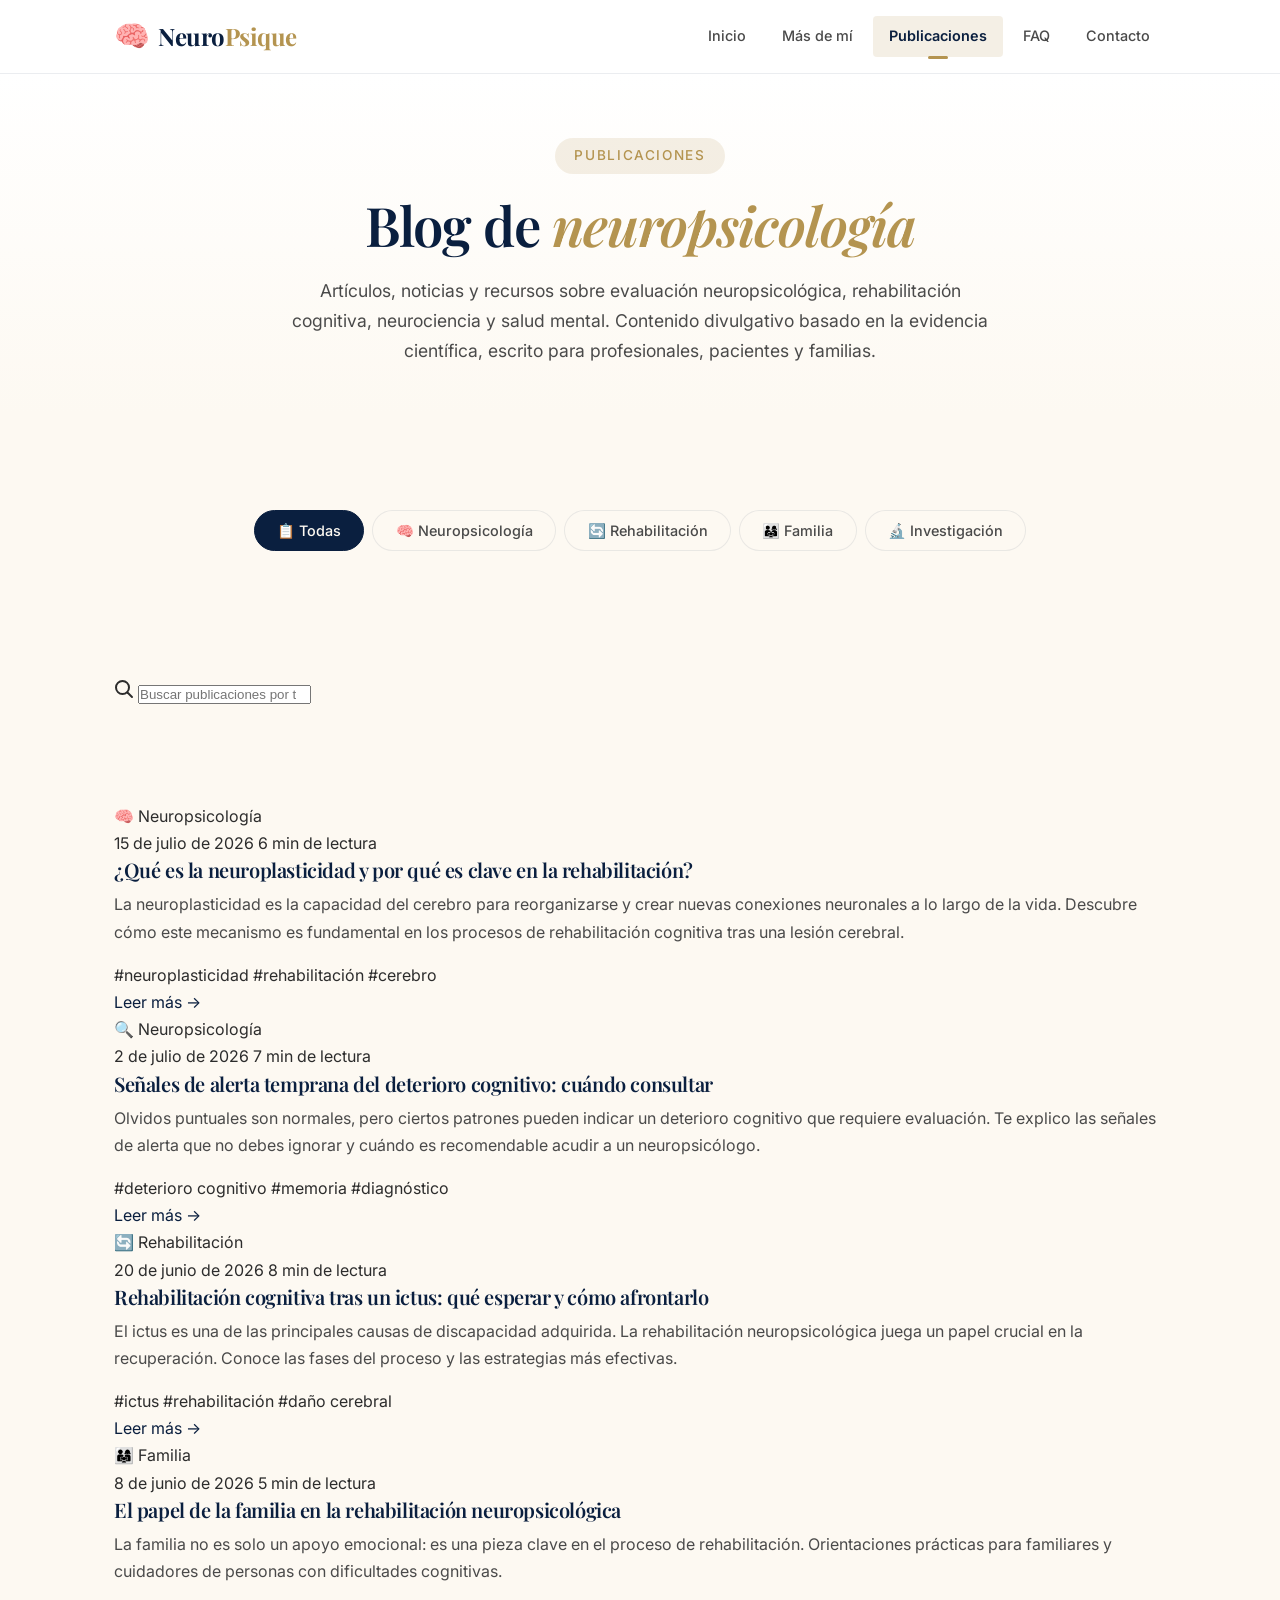
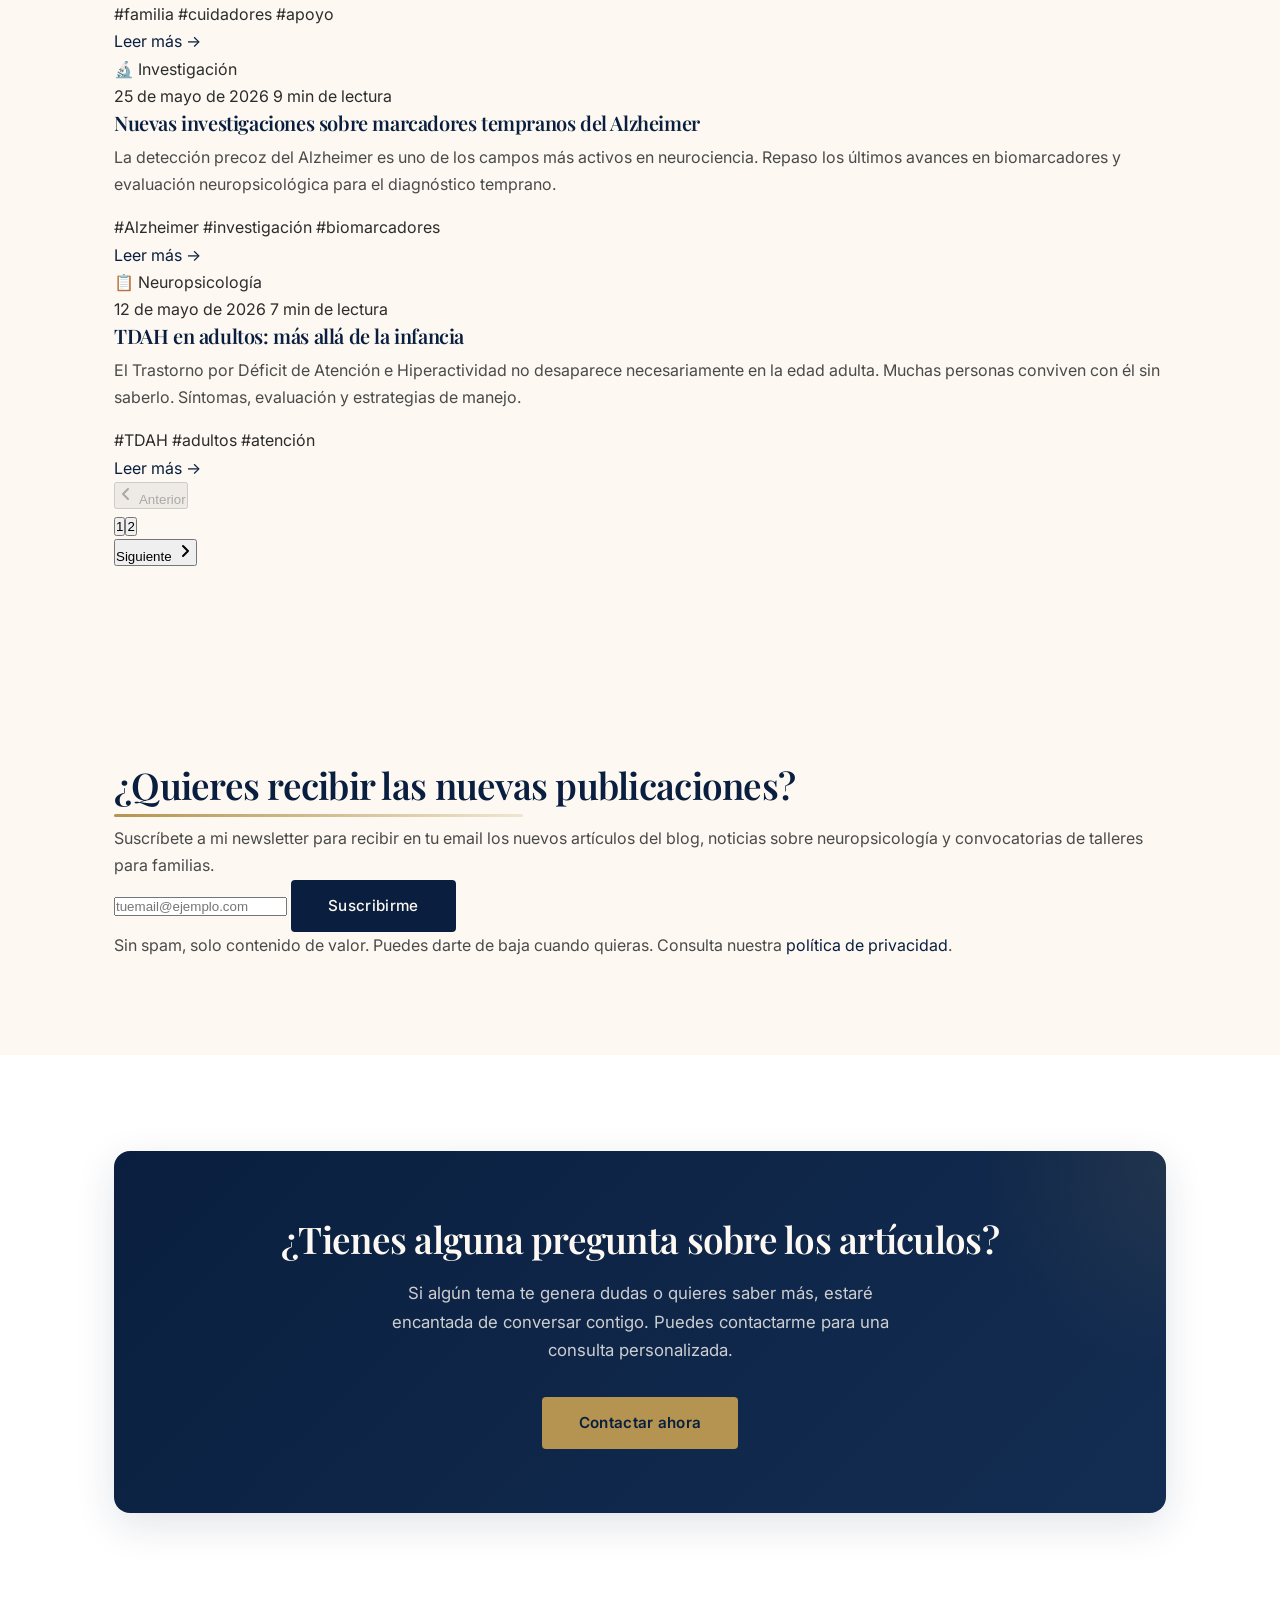
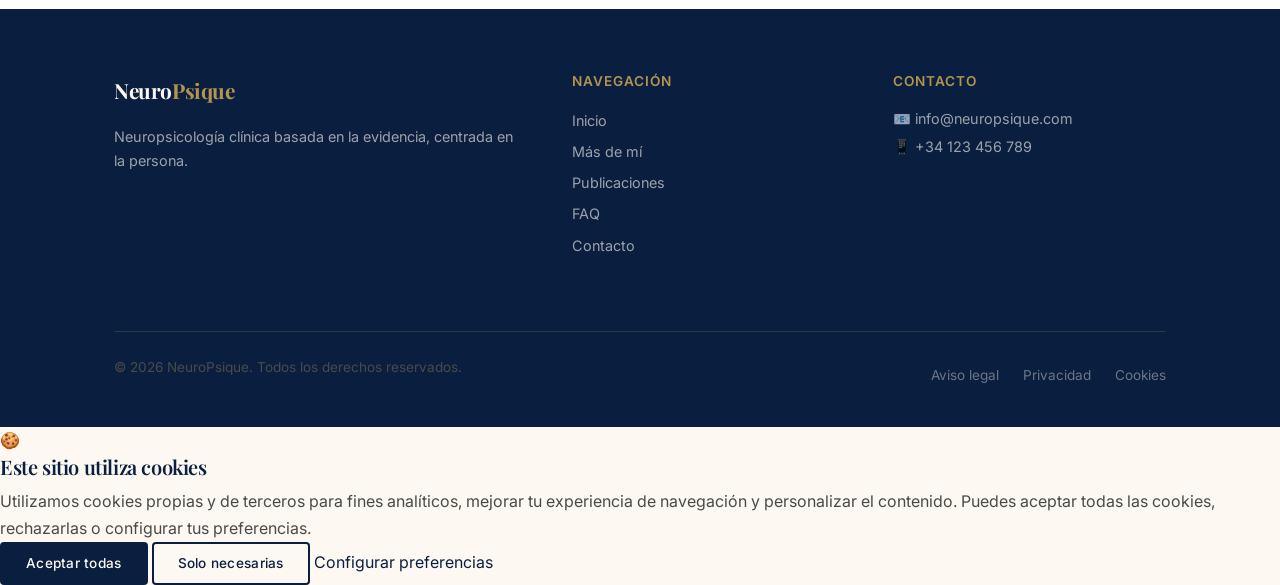
<file: Publicaciones.html>
<!DOCTYPE html>
<html lang="es">
<head>
    <meta charset="UTF-8">
    <meta name="viewport" content="width=device-width, initial-scale=1.0">
    
    <!-- SEO Meta Tags -->
    <meta name="description" content="Blog de neuropsicología clínica. Artículos, noticias y recursos sobre evaluación neuropsicológica, rehabilitación cognitiva, neurociencia y salud mental. Publicaciones actualizadas periódicamente por la Dra. Elena Vargas.">
    <meta name="keywords" content="blog neuropsicología, artículos neuropsicología, publicaciones neurociencia, rehabilitación cognitiva, evaluación neuropsicológica, salud cerebral, Dra. Elena Vargas, NeuroPsique">
    <meta name="author" content="NeuroPsique">
    <meta name="robots" content="index, follow">
    
    <!-- Open Graph / Redes Sociales -->
    <meta property="og:title" content="Publicaciones · Blog de Neuropsicología | NeuroPsique">
    <meta property="og:description" content="Blog de neuropsicología clínica. Artículos, noticias y recursos sobre evaluación neuropsicológica, rehabilitación cognitiva, neurociencia y salud mental.">
    <meta property="og:type" content="website">
    <meta property="og:url" content="https://tudominio.github.io/neuropsique/publicaciones.html">
    <meta property="og:locale" content="es_ES">
    
    <!-- Canonical URL -->
    <link rel="canonical" href="https://tudominio.github.io/neuropsique/publicaciones.html">
    
    <title>Publicaciones · Blog de Neuropsicología | NeuroPsique</title>
    
    <!-- Favicon -->
    <link rel="icon" type="image/svg+xml" href="data:image/svg+xml,<svg xmlns='http://www.w3.org/2000/svg' viewBox='0 0 100 100'><text y='.9em' font-size='90'>🧠</text></svg>">
    
    <!-- Fuentes: Playfair Display + Inter -->
    <link rel="preconnect" href="https://fonts.googleapis.com">
    <link rel="preconnect" href="https://fonts.gstatic.com" crossorigin>
    <link href="https://fonts.googleapis.com/css2?family=Inter:opsz,wght@14..32,400;14..32,500;14..32,600&family=Playfair+Display:ital,wght@0,500;0,600;0,700;1,500;1,600&display=swap" rel="stylesheet">
    
    <!-- Hojas de estilo -->
    <link rel="stylesheet" href="css/styles.css">
</head>
<body>
    <!-- Skip to main content - Accesibilidad -->
    <a href="#main-content" class="skip-link">Saltar al contenido principal</a>
    
    <!-- ========== HEADER / NAVEGACIÓN ========== -->
    <header class="site-header" role="banner">
        <div class="container header-inner">
            <a href="index.html" class="logo" aria-label="NeuroPsique - Ir a inicio">
                <span class="logo-icon" aria-hidden="true">🧠</span>
                <span class="logo-text">Neuro<span class="logo-accent">Psique</span></span>
            </a>
            
            <nav class="main-nav" role="navigation" aria-label="Navegación principal">
                <button class="nav-toggle" aria-expanded="false" aria-controls="nav-list" aria-label="Abrir menú de navegación">
                    <span class="hamburger-line"></span>
                    <span class="hamburger-line"></span>
                    <span class="hamburger-line"></span>
                </button>
                
                <ul id="nav-list" class="nav-list">
                    <li><a href="index.html" class="nav-link">Inicio</a></li>
                    <li><a href="sobre-mi.html" class="nav-link">Más de mí</a></li>
                    <li><a href="publicaciones.html" class="nav-link active" aria-current="page">Publicaciones</a></li>
                    <li><a href="faq.html" class="nav-link">FAQ</a></li>
                    <li><a href="contacto.html" class="nav-link">Contacto</a></li>
                </ul>
            </nav>
        </div>
    </header>
    
    <!-- ========== CONTENIDO PRINCIPAL ========== -->
    <main id="main-content" role="main">
        
        <!-- HERO SECUNDARIO -->
        <section class="page-hero" aria-labelledby="page-hero-heading">
            <div class="container">
                <span class="pretitle">Publicaciones</span>
                <h1 id="page-hero-heading">Blog de <em>neuropsicología</em></h1>
                <p class="lead">
                    Artículos, noticias y recursos sobre evaluación neuropsicológica, rehabilitación cognitiva, neurociencia y salud mental. Contenido divulgativo basado en la evidencia científica, escrito para profesionales, pacientes y familias.
                </p>
            </div>
        </section>
        
        <!-- FILTROS POR CATEGORÍA -->
        <section class="blog-filters section-padding-top" aria-label="Filtrar publicaciones por categoría">
            <div class="container">
                <div class="filter-tabs" role="tablist" aria-label="Categorías de publicaciones">
                    <button class="filter-tab active" role="tab" aria-selected="true" data-category="todas" id="tab-todas" aria-controls="blog-grid">
                        <span aria-hidden="true">📋</span> Todas
                    </button>
                    <button class="filter-tab" role="tab" aria-selected="false" data-category="neuropsicologia" id="tab-neuropsicologia" aria-controls="blog-grid">
                        <span aria-hidden="true">🧠</span> Neuropsicología
                    </button>
                    <button class="filter-tab" role="tab" aria-selected="false" data-category="rehabilitacion" id="tab-rehabilitacion" aria-controls="blog-grid">
                        <span aria-hidden="true">🔄</span> Rehabilitación
                    </button>
                    <button class="filter-tab" role="tab" aria-selected="false" data-category="familia" id="tab-familia" aria-controls="blog-grid">
                        <span aria-hidden="true">👨‍👩‍👧</span> Familia
                    </button>
                    <button class="filter-tab" role="tab" aria-selected="false" data-category="investigacion" id="tab-investigacion" aria-controls="blog-grid">
                        <span aria-hidden="true">🔬</span> Investigación
                    </button>
                </div>
            </div>
        </section>
        
        <!-- BARRA DE BÚSQUEDA -->
        <section class="blog-search section-padding-top" aria-label="Buscar publicaciones">
            <div class="container">
                <div class="search-wrapper">
                    <div class="search-input-group">
                        <svg class="search-icon" width="20" height="20" viewBox="0 0 20 20" fill="none" xmlns="http://www.w3.org/2000/svg" aria-hidden="true">
                            <circle cx="8.5" cy="8.5" r="6.5" stroke="currentColor" stroke-width="2"/>
                            <path d="M13.5 13.5L18 18" stroke="currentColor" stroke-width="2" stroke-linecap="round"/>
                        </svg>
                        <input 
                            type="search" 
                            id="blog-search-input" 
                            class="search-input" 
                            placeholder="Buscar publicaciones por título o contenido..." 
                            aria-label="Buscar publicaciones"
                        >
                    </div>
                    <span id="search-results-count" class="search-results-count" aria-live="polite"></span>
                </div>
            </div>
        </section>
        
        <!-- GRID DE PUBLICACIONES -->
        <section class="blog-grid-section section-padding" aria-labelledby="blog-heading">
            <div class="container">
                <h2 id="blog-heading" class="sr-only">Listado de publicaciones</h2>
                
                <div id="blog-grid" class="blog-grid">
                    <!-- Las publicaciones se cargarán dinámicamente desde JavaScript -->
                </div>
                
                <!-- Estado vacío (cuando no hay resultados) -->
                <div id="blog-empty" class="blog-empty" hidden>
                    <div class="empty-state">
                        <span class="empty-icon" aria-hidden="true">📭</span>
                        <h3>No se encontraron publicaciones</h3>
                        <p>No hay artículos que coincidan con los filtros seleccionados. Prueba con otra categoría o vuelve a intentarlo más tarde.</p>
                        <button id="btn-reset-filters" class="btn btn-outline">Ver todas las publicaciones</button>
                    </div>
                </div>
                
                <!-- Cargando (skeleton loader) -->
                <div id="blog-loading" class="blog-loading" hidden>
                    <div class="skeleton-grid">
                        <div class="skeleton-card" aria-hidden="true">
                            <div class="skeleton-image"></div>
                            <div class="skeleton-content">
                                <div class="skeleton-tag"></div>
                                <div class="skeleton-title"></div>
                                <div class="skeleton-text"></div>
                                <div class="skeleton-text short"></div>
                            </div>
                        </div>
                        <div class="skeleton-card" aria-hidden="true">
                            <div class="skeleton-image"></div>
                            <div class="skeleton-content">
                                <div class="skeleton-tag"></div>
                                <div class="skeleton-title"></div>
                                <div class="skeleton-text"></div>
                                <div class="skeleton-text short"></div>
                            </div>
                        </div>
                        <div class="skeleton-card" aria-hidden="true">
                            <div class="skeleton-image"></div>
                            <div class="skeleton-content">
                                <div class="skeleton-tag"></div>
                                <div class="skeleton-title"></div>
                                <div class="skeleton-text"></div>
                                <div class="skeleton-text short"></div>
                            </div>
                        </div>
                    </div>
                </div>
                
                <!-- Paginación -->
                <nav id="blog-pagination" class="blog-pagination" aria-label="Paginación de publicaciones" hidden>
                    <button id="btn-prev-page" class="pagination-btn" disabled aria-label="Página anterior">
                        <svg width="20" height="20" viewBox="0 0 20 20" fill="none" xmlns="http://www.w3.org/2000/svg" aria-hidden="true">
                            <path d="M12 5L7 10L12 15" stroke="currentColor" stroke-width="2" stroke-linecap="round" stroke-linejoin="round"/>
                        </svg>
                        Anterior
                    </button>
                    
                    <div id="pagination-numbers" class="pagination-numbers" aria-label="Números de página">
                        <!-- Se generan dinámicamente -->
                    </div>
                    
                    <button id="btn-next-page" class="pagination-btn" aria-label="Página siguiente">
                        Siguiente
                        <svg width="20" height="20" viewBox="0 0 20 20" fill="none" xmlns="http://www.w3.org/2000/svg" aria-hidden="true">
                            <path d="M8 5L13 10L8 15" stroke="currentColor" stroke-width="2" stroke-linecap="round" stroke-linejoin="round"/>
                        </svg>
                    </button>
                </nav>
            </div>
        </section>
        
        <!-- NEWSLETTER / SUSCRIPCIÓN -->
        <section class="newsletter section-padding" aria-labelledby="newsletter-heading">
            <div class="container">
                <div class="newsletter-card">
                    <div class="newsletter-content">
                        <h2 id="newsletter-heading">¿Quieres recibir las nuevas publicaciones?</h2>
                        <p>Suscríbete a mi newsletter para recibir en tu email los nuevos artículos del blog, noticias sobre neuropsicología y convocatorias de talleres para familias.</p>
                    </div>
                    <form id="newsletter-form" class="newsletter-form" novalidate>
                        <div class="newsletter-input-group">
                            <input 
                                type="email" 
                                id="newsletter-email" 
                                name="newsletter-email" 
                                placeholder="tuemail@ejemplo.com" 
                                required 
                                autocomplete="email"
                                aria-label="Email para suscripción a la newsletter"
                                aria-required="true"
                            >
                            <button type="submit" class="btn btn-primary">
                                Suscribirme
                            </button>
                        </div>
                        <span class="form-error" id="newsletter-error" role="alert"></span>
                        <div id="newsletter-success" class="newsletter-success" role="status" hidden>
                            <span aria-hidden="true">✓</span> ¡Te has suscrito correctamente! Revisa tu email para confirmar.
                        </div>
                        <p class="newsletter-disclaimer">
                            Sin spam, solo contenido de valor. Puedes darte de baja cuando quieras. Consulta nuestra <a href="#">política de privacidad</a>.
                        </p>
                    </form>
                </div>
            </div>
        </section>
        
        <!-- CTA FINAL -->
        <section class="cta section-padding" aria-labelledby="blog-cta-heading">
            <div class="container">
                <div class="cta-card">
                    <h2 id="blog-cta-heading">¿Tienes alguna pregunta sobre los artículos?</h2>
                    <p>Si algún tema te genera dudas o quieres saber más, estaré encantada de conversar contigo. Puedes contactarme para una consulta personalizada.</p>
                    <a href="contacto.html" class="btn btn-gold">Contactar ahora</a>
                </div>
            </div>
        </section>
        
    </main>
    
    <!-- ========== FOOTER ========== -->
    <footer class="site-footer" role="contentinfo">
        <div class="container footer-grid">
            <div class="footer-brand">
                <span class="logo-text">Neuro<span class="logo-accent">Psique</span></span>
                <p>Neuropsicología clínica basada en la evidencia, centrada en la persona.</p>
            </div>
            
            <div class="footer-nav">
                <h4>Navegación</h4>
                <ul>
                    <li><a href="index.html">Inicio</a></li>
                    <li><a href="sobre-mi.html">Más de mí</a></li>
                    <li><a href="publicaciones.html">Publicaciones</a></li>
                    <li><a href="faq.html">FAQ</a></li>
                    <li><a href="contacto.html">Contacto</a></li>
                </ul>
            </div>
            
            <div class="footer-contact">
                <h4>Contacto</h4>
                <address>
                    <p>📧 <a href="mailto:info@neuropsique.com">info@neuropsique.com</a></p>
                    <p>📱 <a href="tel:+34123456789">+34 123 456 789</a></p>
                </address>
            </div>
            
            <div class="footer-legal">
                <p>&copy; 2026 NeuroPsique. Todos los derechos reservados.</p>
                <ul class="legal-links">
                    <li><a href="#">Aviso legal</a></li>
                    <li><a href="#">Privacidad</a></li>
                    <li><a href="#">Cookies</a></li>
                </ul>
            </div>
        </div>
    </footer>

    <!-- ========== BANNER DE COOKIES ========== -->
    <div id="cookie-banner" class="cookie-banner" role="dialog" aria-labelledby="cookie-title" aria-describedby="cookie-description" aria-modal="true">
        <div class="cookie-container">
            <div class="cookie-content">
                <div class="cookie-icon" aria-hidden="true">🍪</div>
                <div class="cookie-text">
                    <h3 id="cookie-title">Este sitio utiliza cookies</h3>
                    <p id="cookie-description">
                        Utilizamos cookies propias y de terceros para fines analíticos, mejorar tu experiencia de navegación y personalizar el contenido. Puedes aceptar todas las cookies, rechazarlas o configurar tus preferencias.
                    </p>
                </div>
            </div>
            
            <div class="cookie-actions">
                <button id="btn-accept-cookies" class="btn btn-primary btn-sm">
                    Aceptar todas
                </button>
                <button id="btn-reject-cookies" class="btn btn-outline btn-sm">
                    Solo necesarias
                </button>
                <a href="#" class="cookie-settings-link" aria-label="Configurar preferencias de cookies">
                    Configurar preferencias
                </a>
            </div>
        </div>
    </div>

    <!-- Overlay del banner de cookies -->
    <div id="cookie-overlay" class="cookie-overlay"></div>

    <!-- JavaScript -->
    <script src="js/main.js" defer></script>
</body>
</html>
</file>
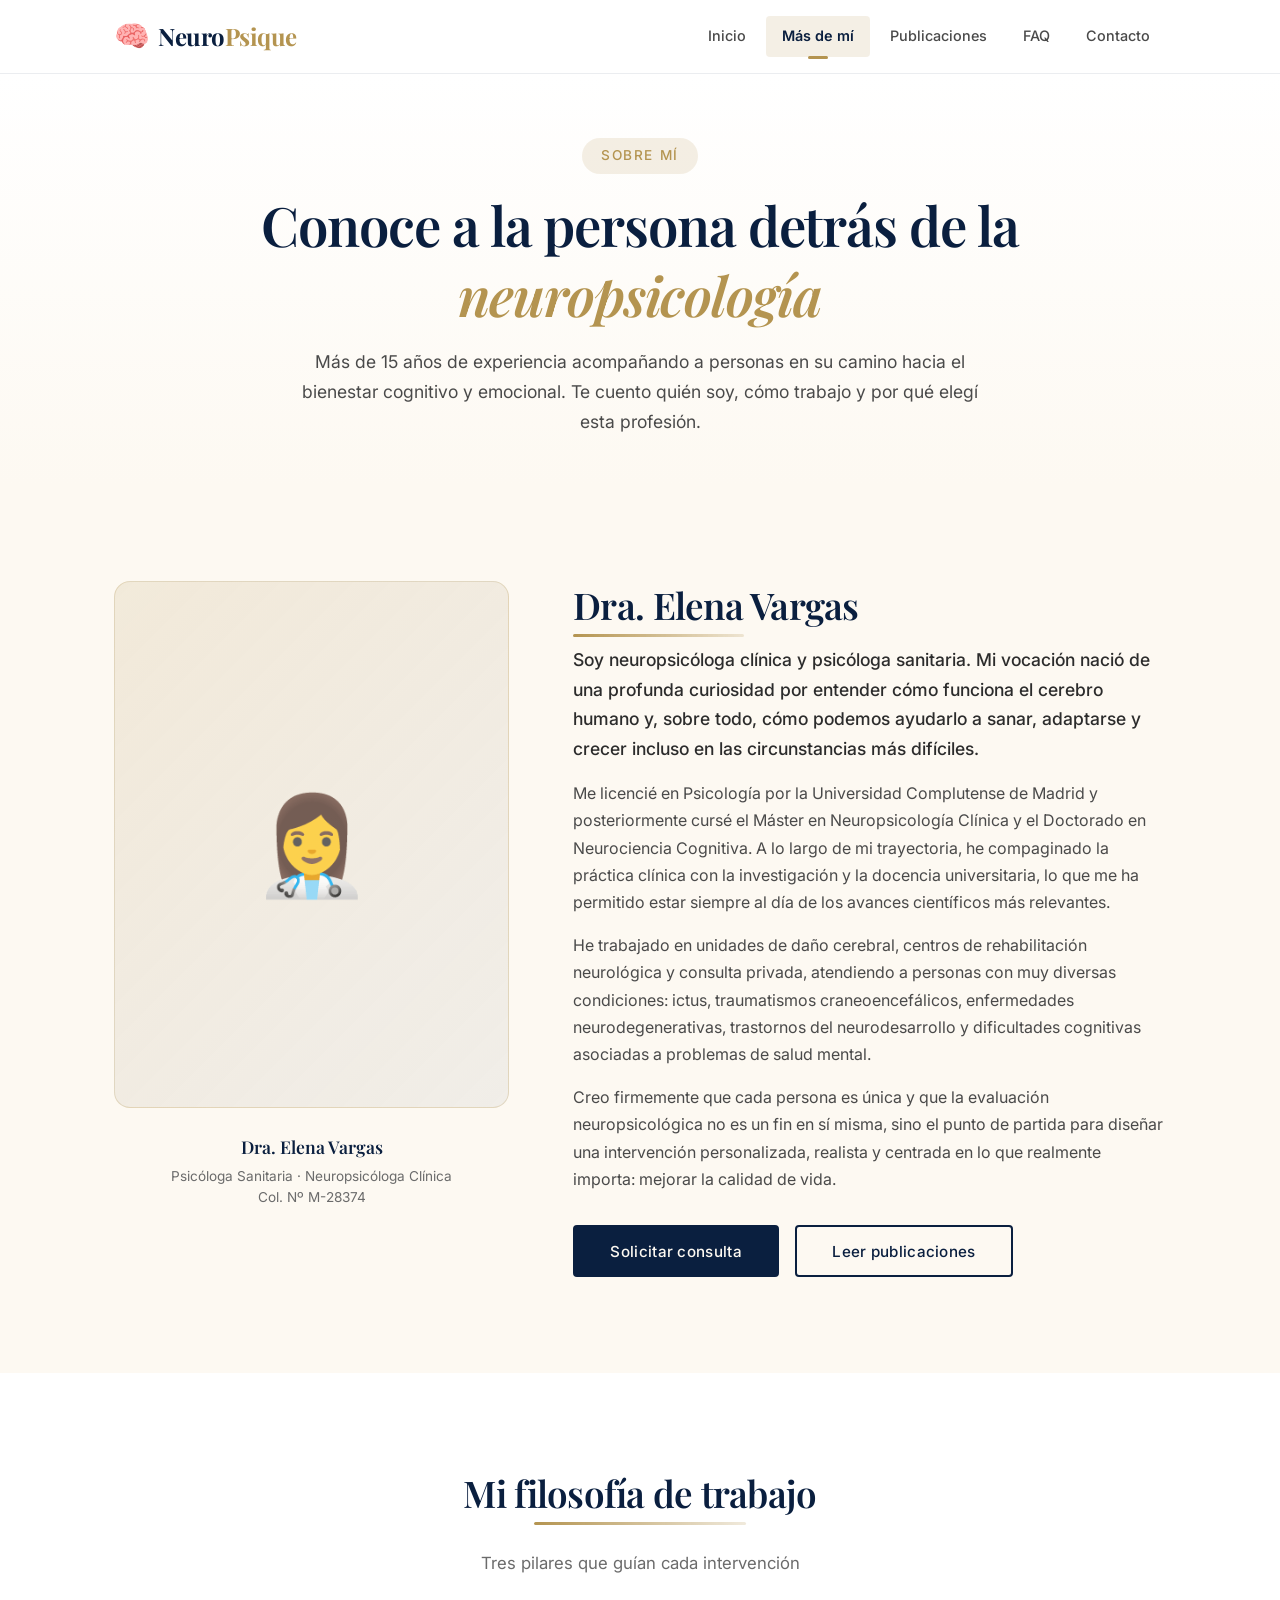
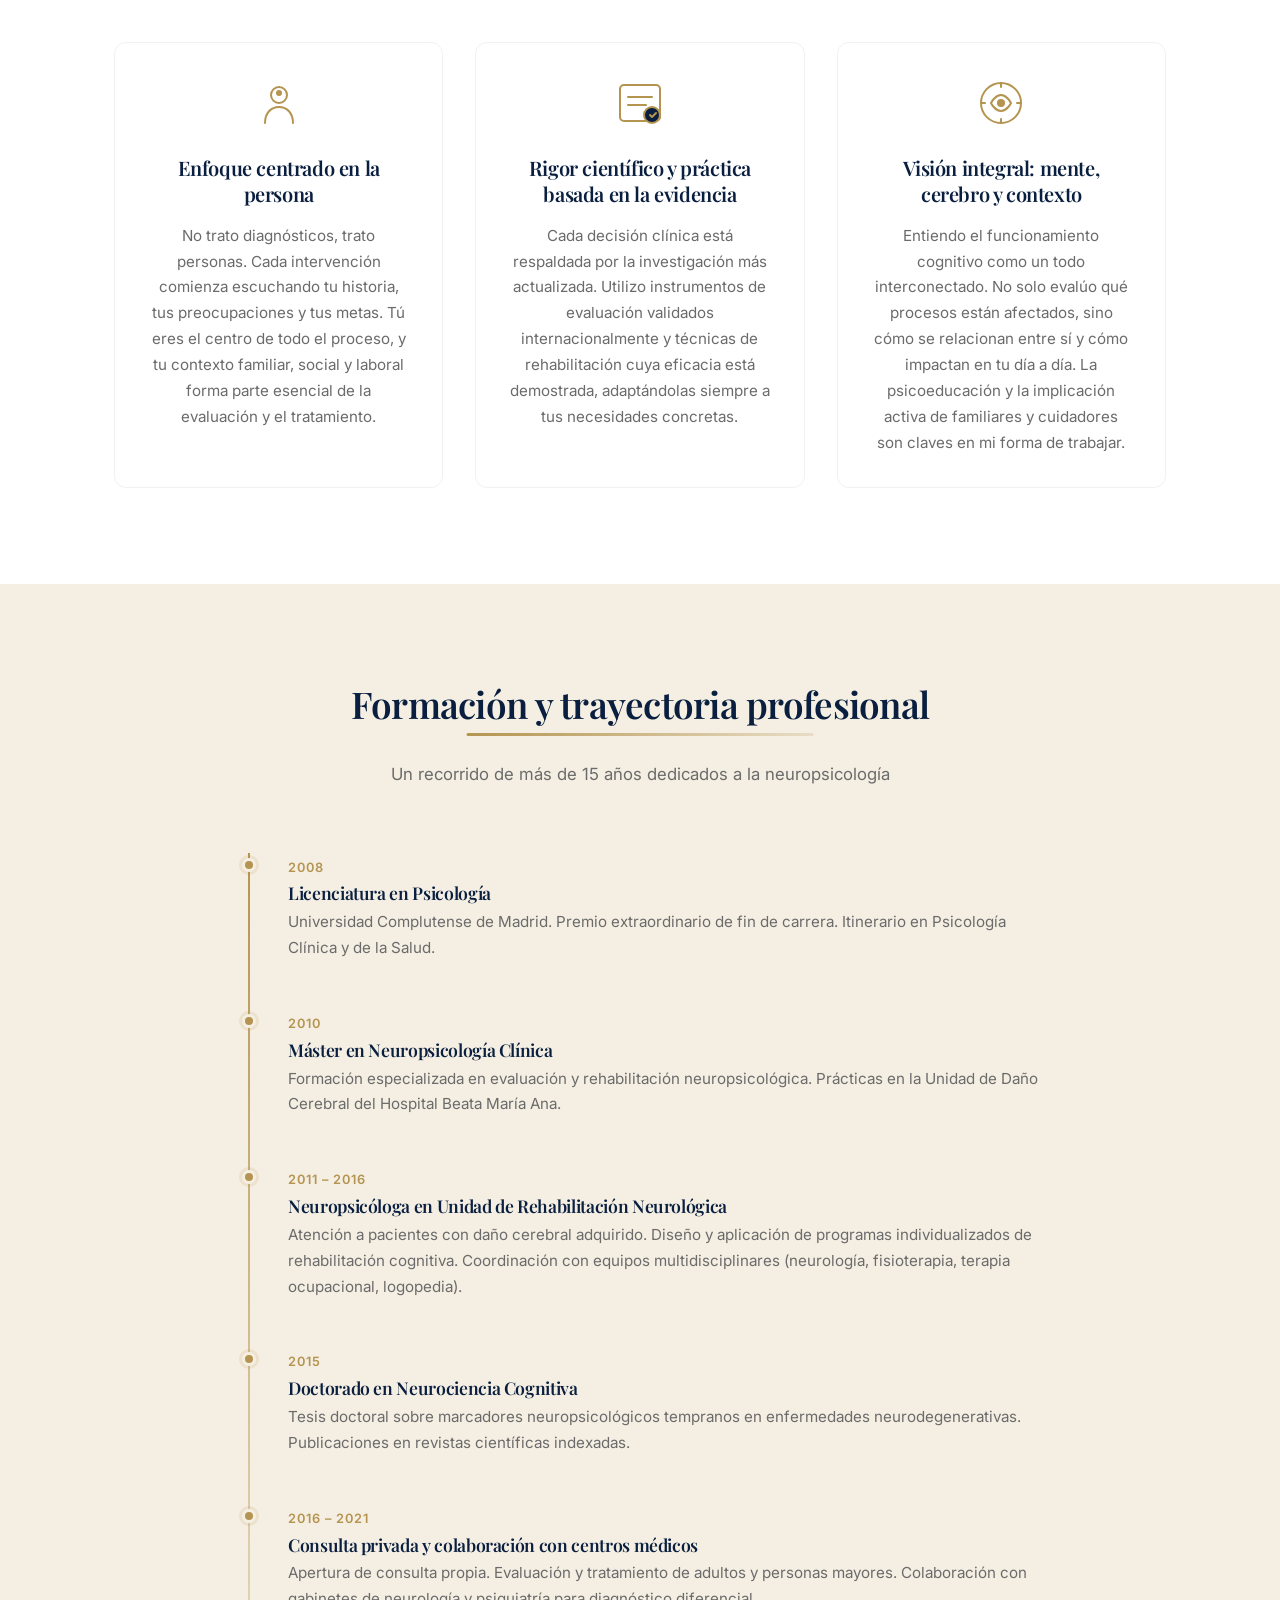
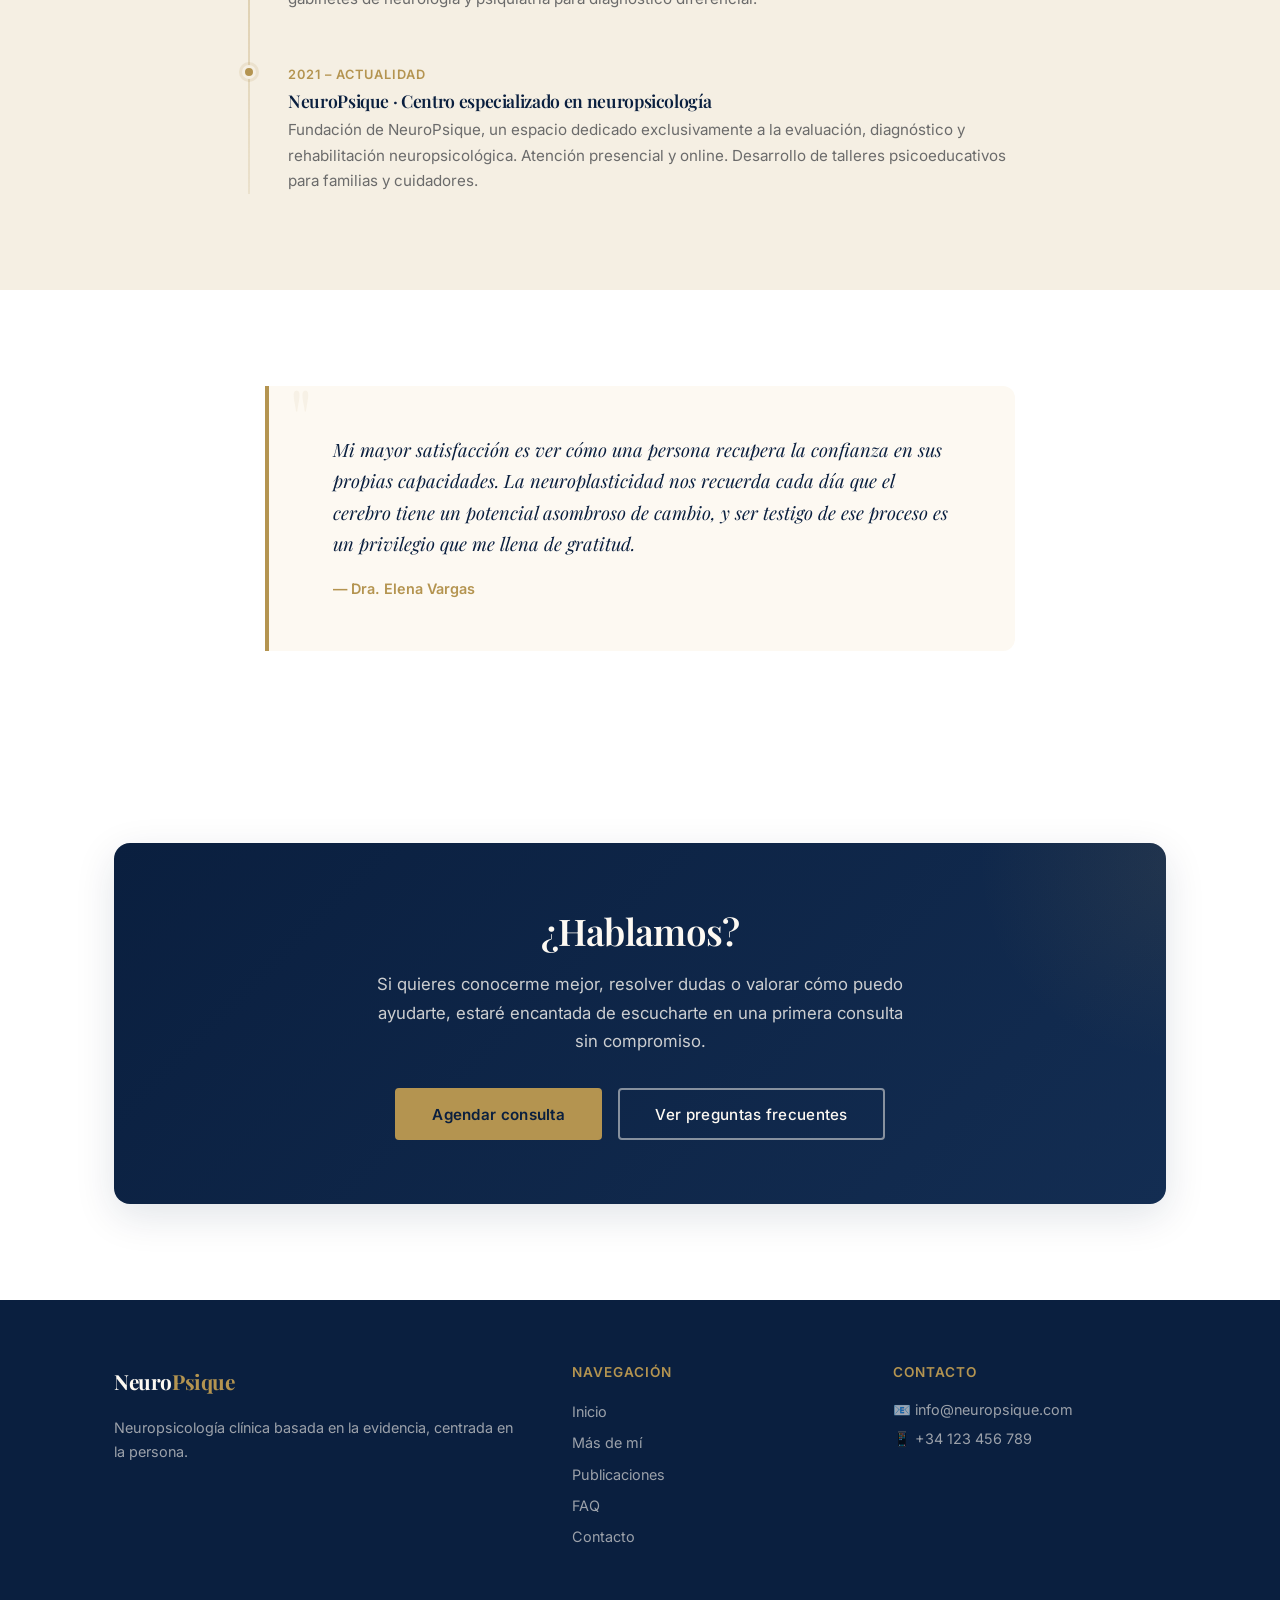
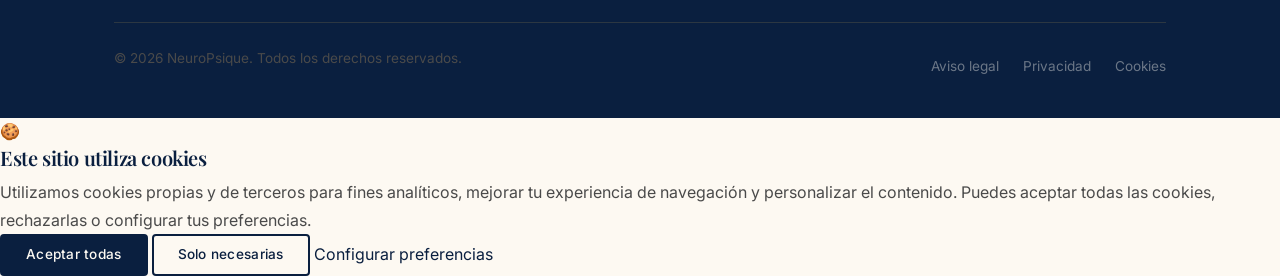
<file: Sobre-mí.html>
<!DOCTYPE html>
<html lang="es">
<head>
    <meta charset="UTF-8">
    <meta name="viewport" content="width=device-width, initial-scale=1.0">
    
    <!-- SEO Meta Tags -->
    <meta name="description" content="Conoce a la Dra. Elena Vargas, neuropsicóloga clínica con más de 15 años de experiencia. Especialista en evaluación, diagnóstico y rehabilitación neuropsicológica con un enfoque humano, cercano y basado en la evidencia científica.">
    <meta name="keywords" content="neuropsicóloga, Dra. Elena Vargas, neuropsicología clínica, trayectoria profesional, rehabilitación cognitiva, evaluación neuropsicológica, formación neuropsicología">
    <meta name="author" content="NeuroPsique">
    <meta name="robots" content="index, follow">
    
    <!-- Open Graph / Redes Sociales -->
    <meta property="og:title" content="Más de mí | NeuroPsique">
    <meta property="og:description" content="Conoce a la Dra. Elena Vargas, neuropsicóloga clínica. Trayectoria, enfoque terapéutico y filosofía de trabajo. Descubre cómo puedo acompañarte en tu proceso.">
    <meta property="og:type" content="website">
    <meta property="og:url" content="https://tudominio.github.io/neuropsique/sobre-mi.html">
    <meta property="og:locale" content="es_ES">
    
    <!-- Canonical URL -->
    <link rel="canonical" href="https://tudominio.github.io/neuropsique/sobre-mi.html">
    
    <title>Más de mí | NeuroPsique · Neuropsicología Clínica</title>
    
    <!-- Favicon -->
    <link rel="icon" type="image/svg+xml" href="data:image/svg+xml,<svg xmlns='http://www.w3.org/2000/svg' viewBox='0 0 100 100'><text y='.9em' font-size='90'>🧠</text></svg>">
    
    <!-- Fuentes: Playfair Display + Inter -->
    <link rel="preconnect" href="https://fonts.googleapis.com">
    <link rel="preconnect" href="https://fonts.gstatic.com" crossorigin>
    <link href="https://fonts.googleapis.com/css2?family=Inter:opsz,wght@14..32,400;14..32,500;14..32,600&family=Playfair+Display:ital,wght@0,500;0,600;0,700;1,500;1,600&display=swap" rel="stylesheet">
    
    <!-- Hojas de estilo -->
    <link rel="stylesheet" href="css/styles.css">
</head>
<body>
    <!-- Skip to main content - Accesibilidad -->
    <a href="#main-content" class="skip-link">Saltar al contenido principal</a>
    
    <!-- ========== HEADER / NAVEGACIÓN ========== -->
    <header class="site-header" role="banner">
        <div class="container header-inner">
            <a href="index.html" class="logo" aria-label="NeuroPsique - Ir a inicio">
                <span class="logo-icon" aria-hidden="true">🧠</span>
                <span class="logo-text">Neuro<span class="logo-accent">Psique</span></span>
            </a>
            
            <nav class="main-nav" role="navigation" aria-label="Navegación principal">
                <button class="nav-toggle" aria-expanded="false" aria-controls="nav-list" aria-label="Abrir menú de navegación">
                    <span class="hamburger-line"></span>
                    <span class="hamburger-line"></span>
                    <span class="hamburger-line"></span>
                </button>
                
                <ul id="nav-list" class="nav-list">
                    <li><a href="index.html" class="nav-link">Inicio</a></li>
                    <li><a href="sobre-mi.html" class="nav-link active" aria-current="page">Más de mí</a></li>
                    <li><a href="publicaciones.html" class="nav-link">Publicaciones</a></li>
                    <li><a href="faq.html" class="nav-link">FAQ</a></li>
                    <li><a href="contacto.html" class="nav-link">Contacto</a></li>
                </ul>
            </nav>
        </div>
    </header>
    
    <!-- ========== CONTENIDO PRINCIPAL ========== -->
    <main id="main-content" role="main">
        
        <!-- HERO SECUNDARIO -->
        <section class="page-hero" aria-labelledby="page-hero-heading">
            <div class="container">
                <span class="pretitle">Sobre mí</span>
                <h1 id="page-hero-heading">Conoce a la persona detrás de la <em>neuropsicología</em></h1>
                <p class="lead">
                    Más de 15 años de experiencia acompañando a personas en su camino hacia el bienestar cognitivo y emocional. Te cuento quién soy, cómo trabajo y por qué elegí esta profesión.
                </p>
            </div>
        </section>
        
        <!-- BIOGRAFÍA PRINCIPAL -->
        <section class="bio section-padding" aria-labelledby="bio-heading">
            <div class="container bio-grid">
                <div class="bio-image-wrapper">
                    <div class="bio-image-placeholder" aria-hidden="true">
                        <div class="photo-frame">
                            <span class="photo-icon">👩‍⚕️</span>
                        </div>
                        <div class="photo-credentials">
                            <span class="credential-badge">Dra. Elena Vargas</span>
                            <span class="credential-sub">Psicóloga Sanitaria · Neuropsicóloga Clínica</span>
                            <span class="credential-sub">Col. Nº M-28374</span>
                        </div>
                    </div>
                </div>
                
                <div class="bio-content">
                    <h2 id="bio-heading">Dra. Elena Vargas</h2>
                    <p class="bio-intro">
                        Soy neuropsicóloga clínica y psicóloga sanitaria. Mi vocación nació de una profunda curiosidad por entender cómo funciona el cerebro humano y, sobre todo, cómo podemos ayudarlo a sanar, adaptarse y crecer incluso en las circunstancias más difíciles.
                    </p>
                    <p>
                        Me licencié en Psicología por la Universidad Complutense de Madrid y posteriormente cursé el Máster en Neuropsicología Clínica y el Doctorado en Neurociencia Cognitiva. A lo largo de mi trayectoria, he compaginado la práctica clínica con la investigación y la docencia universitaria, lo que me ha permitido estar siempre al día de los avances científicos más relevantes.
                    </p>
                    <p>
                        He trabajado en unidades de daño cerebral, centros de rehabilitación neurológica y consulta privada, atendiendo a personas con muy diversas condiciones: ictus, traumatismos craneoencefálicos, enfermedades neurodegenerativas, trastornos del neurodesarrollo y dificultades cognitivas asociadas a problemas de salud mental.
                    </p>
                    <p>
                        Creo firmemente que cada persona es única y que la evaluación neuropsicológica no es un fin en sí misma, sino el punto de partida para diseñar una intervención personalizada, realista y centrada en lo que realmente importa: mejorar la calidad de vida.
                    </p>
                    
                    <div class="bio-cta">
                        <a href="contacto.html" class="btn btn-primary">Solicitar consulta</a>
                        <a href="publicaciones.html" class="btn btn-outline">Leer publicaciones</a>
                    </div>
                </div>
            </div>
        </section>
        
        <!-- FILOSOFÍA DE TRABAJO -->
        <section class="philosophy section-padding" aria-labelledby="philosophy-heading">
            <div class="container">
                <div class="section-header">
                    <h2 id="philosophy-heading">Mi filosofía de trabajo</h2>
                    <p class="section-subtitle">Tres pilares que guían cada intervención</p>
                </div>
                
                <div class="philosophy-grid">
                    <article class="philosophy-card">
                        <div class="philosophy-icon" aria-hidden="true">
                            <svg width="56" height="56" viewBox="0 0 56 56" fill="none" xmlns="http://www.w3.org/2000/svg">
                                <circle cx="28" cy="20" r="8" stroke="currentColor" stroke-width="2"/>
                                <path d="M14 48C14 38 20 32 28 32C36 32 42 38 42 48" stroke="currentColor" stroke-width="2" stroke-linecap="round"/>
                                <circle cx="28" cy="18" r="3" fill="currentColor"/>
                            </svg>
                        </div>
                        <h3>Enfoque centrado en la persona</h3>
                        <p>
                            No trato diagnósticos, trato personas. Cada intervención comienza escuchando tu historia, tus preocupaciones y tus metas. Tú eres el centro de todo el proceso, y tu contexto familiar, social y laboral forma parte esencial de la evaluación y el tratamiento.
                        </p>
                    </article>
                    
                    <article class="philosophy-card">
                        <div class="philosophy-icon" aria-hidden="true">
                            <svg width="56" height="56" viewBox="0 0 56 56" fill="none" xmlns="http://www.w3.org/2000/svg">
                                <rect x="8" y="10" width="40" height="36" rx="4" stroke="currentColor" stroke-width="2"/>
                                <line x1="16" y1="22" x2="40" y2="22" stroke="currentColor" stroke-width="2" stroke-linecap="round"/>
                                <line x1="16" y1="30" x2="34" y2="30" stroke="currentColor" stroke-width="2" stroke-linecap="round"/>
                                <circle cx="40" cy="40" r="8" fill="#0A1F3F" stroke="#B49450" stroke-width="2"/>
                                <path d="M38 40L40 42L44 38" stroke="#B49450" stroke-width="2" stroke-linecap="round" stroke-linejoin="round"/>
                            </svg>
                        </div>
                        <h3>Rigor científico y práctica basada en la evidencia</h3>
                        <p>
                            Cada decisión clínica está respaldada por la investigación más actualizada. Utilizo instrumentos de evaluación validados internacionalmente y técnicas de rehabilitación cuya eficacia está demostrada, adaptándolas siempre a tus necesidades concretas.
                        </p>
                    </article>
                    
                    <article class="philosophy-card">
                        <div class="philosophy-icon" aria-hidden="true">
                            <svg width="56" height="56" viewBox="0 0 56 56" fill="none" xmlns="http://www.w3.org/2000/svg">
                                <circle cx="28" cy="28" r="20" stroke="currentColor" stroke-width="2"/>
                                <path d="M18 28C18 28 22 36 28 36C34 36 38 28 38 28C38 28 34 20 28 20C22 20 18 28 18 28Z" stroke="currentColor" stroke-width="2"/>
                                <circle cx="28" cy="28" r="4" fill="currentColor"/>
                                <path d="M28 8V12" stroke="currentColor" stroke-width="2" stroke-linecap="round"/>
                                <path d="M28 44V48" stroke="currentColor" stroke-width="2" stroke-linecap="round"/>
                                <path d="M8 28H12" stroke="currentColor" stroke-width="2" stroke-linecap="round"/>
                                <path d="M44 28H48" stroke="currentColor" stroke-width="2" stroke-linecap="round"/>
                            </svg>
                        </div>
                        <h3>Visión integral: mente, cerebro y contexto</h3>
                        <p>
                            Entiendo el funcionamiento cognitivo como un todo interconectado. No solo evalúo qué procesos están afectados, sino cómo se relacionan entre sí y cómo impactan en tu día a día. La psicoeducación y la implicación activa de familiares y cuidadores son claves en mi forma de trabajar.
                        </p>
                    </article>
                </div>
            </div>
        </section>
        
        <!-- FORMACIÓN Y TRAYECTORIA -->
        <section class="credentials section-padding" aria-labelledby="credentials-heading">
            <div class="container">
                <div class="section-header">
                    <h2 id="credentials-heading">Formación y trayectoria profesional</h2>
                    <p class="section-subtitle">Un recorrido de más de 15 años dedicados a la neuropsicología</p>
                </div>
                
                <div class="timeline">
                    <div class="timeline-item">
                        <div class="timeline-marker" aria-hidden="true"></div>
                        <div class="timeline-content">
                            <span class="timeline-date">2008</span>
                            <h3>Licenciatura en Psicología</h3>
                            <p>Universidad Complutense de Madrid. Premio extraordinario de fin de carrera. Itinerario en Psicología Clínica y de la Salud.</p>
                        </div>
                    </div>
                    
                    <div class="timeline-item">
                        <div class="timeline-marker" aria-hidden="true"></div>
                        <div class="timeline-content">
                            <span class="timeline-date">2010</span>
                            <h3>Máster en Neuropsicología Clínica</h3>
                            <p>Formación especializada en evaluación y rehabilitación neuropsicológica. Prácticas en la Unidad de Daño Cerebral del Hospital Beata María Ana.</p>
                        </div>
                    </div>
                    
                    <div class="timeline-item">
                        <div class="timeline-marker" aria-hidden="true"></div>
                        <div class="timeline-content">
                            <span class="timeline-date">2011 – 2016</span>
                            <h3>Neuropsicóloga en Unidad de Rehabilitación Neurológica</h3>
                            <p>Atención a pacientes con daño cerebral adquirido. Diseño y aplicación de programas individualizados de rehabilitación cognitiva. Coordinación con equipos multidisciplinares (neurología, fisioterapia, terapia ocupacional, logopedia).</p>
                        </div>
                    </div>
                    
                    <div class="timeline-item">
                        <div class="timeline-marker" aria-hidden="true"></div>
                        <div class="timeline-content">
                            <span class="timeline-date">2015</span>
                            <h3>Doctorado en Neurociencia Cognitiva</h3>
                            <p>Tesis doctoral sobre marcadores neuropsicológicos tempranos en enfermedades neurodegenerativas. Publicaciones en revistas científicas indexadas.</p>
                        </div>
                    </div>
                    
                    <div class="timeline-item">
                        <div class="timeline-marker" aria-hidden="true"></div>
                        <div class="timeline-content">
                            <span class="timeline-date">2016 – 2021</span>
                            <h3>Consulta privada y colaboración con centros médicos</h3>
                            <p>Apertura de consulta propia. Evaluación y tratamiento de adultos y personas mayores. Colaboración con gabinetes de neurología y psiquiatría para diagnóstico diferencial.</p>
                        </div>
                    </div>
                    
                    <div class="timeline-item">
                        <div class="timeline-marker" aria-hidden="true"></div>
                        <div class="timeline-content">
                            <span class="timeline-date">2021 – Actualidad</span>
                            <h3>NeuroPsique · Centro especializado en neuropsicología</h3>
                            <p>Fundación de NeuroPsique, un espacio dedicado exclusivamente a la evaluación, diagnóstico y rehabilitación neuropsicológica. Atención presencial y online. Desarrollo de talleres psicoeducativos para familias y cuidadores.</p>
                        </div>
                    </div>
                </div>
            </div>
        </section>
        
        <!-- VALORES PERSONALES -->
        <section class="values section-padding" aria-labelledby="values-heading">
            <div class="container">
                <div class="values-card">
                    <span class="quote-icon" aria-hidden="true">"</span>
                    <blockquote>
                        <p id="values-heading">Mi mayor satisfacción es ver cómo una persona recupera la confianza en sus propias capacidades. La neuroplasticidad nos recuerda cada día que el cerebro tiene un potencial asombroso de cambio, y ser testigo de ese proceso es un privilegio que me llena de gratitud.</p>
                        <footer>
                            <cite>— Dra. Elena Vargas</cite>
                        </footer>
                    </blockquote>
                </div>
            </div>
        </section>
        
        <!-- CTA FINAL -->
        <section class="cta section-padding" aria-labelledby="about-cta-heading">
            <div class="container">
                <div class="cta-card">
                    <h2 id="about-cta-heading">¿Hablamos?</h2>
                    <p>Si quieres conocerme mejor, resolver dudas o valorar cómo puedo ayudarte, estaré encantada de escucharte en una primera consulta sin compromiso.</p>
                    <div class="cta-actions">
                        <a href="contacto.html" class="btn btn-gold">Agendar consulta</a>
                        <a href="faq.html" class="btn btn-outline-light">Ver preguntas frecuentes</a>
                    </div>
                </div>
            </div>
        </section>
        
    </main>
    
    <!-- ========== FOOTER ========== -->
    <footer class="site-footer" role="contentinfo">
        <div class="container footer-grid">
            <div class="footer-brand">
                <span class="logo-text">Neuro<span class="logo-accent">Psique</span></span>
                <p>Neuropsicología clínica basada en la evidencia, centrada en la persona.</p>
            </div>
            
            <div class="footer-nav">
                <h4>Navegación</h4>
                <ul>
                    <li><a href="index.html">Inicio</a></li>
                    <li><a href="sobre-mi.html">Más de mí</a></li>
                    <li><a href="publicaciones.html">Publicaciones</a></li>
                    <li><a href="faq.html">FAQ</a></li>
                    <li><a href="contacto.html">Contacto</a></li>
                </ul>
            </div>
            
            <div class="footer-contact">
                <h4>Contacto</h4>
                <address>
                    <p>📧 <a href="mailto:info@neuropsique.com">info@neuropsique.com</a></p>
                    <p>📱 <a href="tel:+34123456789">+34 123 456 789</a></p>
                </address>
            </div>
            
            <div class="footer-legal">
                <p>&copy; 2026 NeuroPsique. Todos los derechos reservados.</p>
                <ul class="legal-links">
                    <li><a href="#">Aviso legal</a></li>
                    <li><a href="#">Privacidad</a></li>
                    <li><a href="#">Cookies</a></li>
                </ul>
            </div>
        </div>
    </footer>

    <!-- ========== BANNER DE COOKIES ========== -->
    <div id="cookie-banner" class="cookie-banner" role="dialog" aria-labelledby="cookie-title" aria-describedby="cookie-description" aria-modal="true">
        <div class="cookie-container">
            <div class="cookie-content">
                <div class="cookie-icon" aria-hidden="true">🍪</div>
                <div class="cookie-text">
                    <h3 id="cookie-title">Este sitio utiliza cookies</h3>
                    <p id="cookie-description">
                        Utilizamos cookies propias y de terceros para fines analíticos, mejorar tu experiencia de navegación y personalizar el contenido. Puedes aceptar todas las cookies, rechazarlas o configurar tus preferencias.
                    </p>
                </div>
            </div>
            
            <div class="cookie-actions">
                <button id="btn-accept-cookies" class="btn btn-primary btn-sm">
                    Aceptar todas
                </button>
                <button id="btn-reject-cookies" class="btn btn-outline btn-sm">
                    Solo necesarias
                </button>
                <a href="#" class="cookie-settings-link" aria-label="Configurar preferencias de cookies">
                    Configurar preferencias
                </a>
            </div>
        </div>
    </div>

    <!-- Overlay del banner de cookies -->
    <div id="cookie-overlay" class="cookie-overlay"></div>

    <!-- JavaScript -->
    <script src="js/main.js" defer></script>
</body>
</html>
</file>
<file: css/styles.css>
/* ============================================================
   NEUROPSIQUE - HOJA DE ESTILOS PRINCIPAL
   Paleta: Azul tinta profundo (#0A1F3F), Dorado envejecido (#B49450), Crema (#FDF9F2)
   Tipografía: Playfair Display (títulos) + Inter (cuerpo)
   ============================================================ */

/* ========== VARIABLES CSS ========== */
:root {
    /* Colores principales */
    --color-azul-profundo: #0A1F3F;
    --color-azul-medio: #132D52;
    --color-azul-claro: #1A3A6B;
    --color-dorado: #B49450;
    --color-dorado-claro: #C9AD6A;
    --color-dorado-suave: #D4C094;
    --color-dorado-palido: rgba(180, 148, 80, 0.15);
    --color-dorado-hover: rgba(180, 148, 80, 0.25);
    --color-crema: #FDF9F2;
    --color-crema-oscuro: #F5EFE3;
    --color-blanco: #FFFFFF;
    
    /* Texto */
    --color-texto-principal: #2C2C2C;
    --color-texto-secundario: #4A4A4A;
    --color-texto-claro: #6B6B6B;
    
    /* Estados */
    --color-exito: #2D6A4F;
    --color-exito-fondo: #D8F3DC;
    --color-error: #A4161A;
    --color-error-fondo: #FFD6D6;
    
    /* Tipografía */
    --font-serif: 'Playfair Display', Georgia, 'Times New Roman', serif;
    --font-sans: 'Inter', -apple-system, BlinkMacSystemFont, 'Segoe UI', Roboto, sans-serif;
    
    /* Espaciado */
    --spacing-xs: 0.25rem;
    --spacing-sm: 0.5rem;
    --spacing-md: 1rem;
    --spacing-lg: 1.5rem;
    --spacing-xl: 2rem;
    --spacing-2xl: 3rem;
    --spacing-3xl: 4rem;
    --spacing-4xl: 6rem;
    
    /* Bordes y sombras */
    --border-radius-sm: 4px;
    --border-radius-md: 8px;
    --border-radius-lg: 12px;
    --border-radius-xl: 16px;
    --border-radius-full: 50%;
    
    --shadow-sm: 0 2px 8px rgba(10, 31, 63, 0.06);
    --shadow-md: 0 4px 20px rgba(10, 31, 63, 0.08);
    --shadow-lg: 0 12px 40px rgba(10, 31, 63, 0.12);
    --shadow-xl: 0 20px 60px rgba(10, 31, 63, 0.16);
    
    /* Transiciones */
    --transition-fast: 0.2s ease;
    --transition-base: 0.3s ease;
    --transition-slow: 0.5s ease;
    
    /* Container */
    --container-max: 1100px;
    --container-padding: 1.5rem;
}

/* ========== RESET & BASE ========== */
*,
*::before,
*::after {
    margin: 0;
    padding: 0;
    box-sizing: border-box;
}

html {
    scroll-behavior: smooth;
    font-size: 16px;
    -webkit-font-smoothing: antialiased;
    -moz-osx-font-smoothing: grayscale;
}

body {
    font-family: var(--font-sans);
    background-color: var(--color-crema);
    color: var(--color-texto-principal);
    line-height: 1.7;
    min-height: 100vh;
    display: flex;
    flex-direction: column;
}

main {
    flex: 1;
}

img {
    max-width: 100%;
    height: auto;
    display: block;
}

a {
    color: var(--color-azul-profundo);
    text-decoration: none;
    transition: color var(--transition-fast);
}

a:hover {
    color: var(--color-dorado);
}

ul, ol {
    list-style: none;
}

/* ========== TIPOGRAFÍA ========== */
h1, h2, h3, h4, h5, h6 {
    font-family: var(--font-serif);
    font-weight: 600;
    color: var(--color-azul-profundo);
    line-height: 1.3;
    letter-spacing: -0.02em;
}

h1 {
    font-size: clamp(2.2rem, 4.5vw, 3.4rem);
    margin-bottom: var(--spacing-lg);
}

h2 {
    font-size: clamp(1.7rem, 3vw, 2.3rem);
    margin-bottom: var(--spacing-md);
    position: relative;
    display: inline-block;
}

h2::after {
    content: '';
    position: absolute;
    bottom: -8px;
    left: 0;
    width: 60%;
    height: 3px;
    background: linear-gradient(90deg, var(--color-dorado) 0%, rgba(180, 148, 80, 0.2) 100%);
    border-radius: 2px;
}

h3 {
    font-size: 1.25rem;
    margin-bottom: var(--spacing-sm);
}

h4 {
    font-family: var(--font-sans);
    font-size: 0.85rem;
    font-weight: 600;
    text-transform: uppercase;
    letter-spacing: 0.08em;
    color: var(--color-dorado);
    margin-bottom: var(--spacing-md);
}

p {
    margin-bottom: var(--spacing-md);
    color: var(--color-texto-secundario);
}

p:last-child {
    margin-bottom: 0;
}

em {
    font-style: italic;
    color: var(--color-dorado);
}

strong {
    font-weight: 600;
    color: var(--color-texto-principal);
}

/* ========== UTILIDADES ========== */
.container {
    max-width: var(--container-max);
    margin: 0 auto;
    padding: 0 var(--container-padding);
}

.sr-only {
    position: absolute;
    width: 1px;
    height: 1px;
    padding: 0;
    margin: -1px;
    overflow: hidden;
    clip: rect(0, 0, 0, 0);
    white-space: nowrap;
    border: 0;
}

.section-padding {
    padding: var(--spacing-4xl) 0;
}

.section-padding-top {
    padding-top: var(--spacing-4xl);
}

/* ========== SKIP LINK (Accesibilidad) ========== */
.skip-link {
    position: absolute;
    top: -100px;
    left: var(--spacing-md);
    background: var(--color-azul-profundo);
    color: var(--color-crema);
    padding: var(--spacing-sm) var(--spacing-lg);
    border-radius: var(--border-radius-sm);
    z-index: 1000;
    font-family: var(--font-sans);
    font-weight: 500;
    transition: top var(--transition-fast);
}

.skip-link:focus {
    top: var(--spacing-md);
    outline: 3px solid var(--color-dorado);
    outline-offset: 2px;
}

/* ========== BOTONES ========== */
.btn {
    display: inline-block;
    font-family: var(--font-sans);
    font-weight: 500;
    font-size: 0.95rem;
    letter-spacing: 0.02em;
    padding: 0.85rem 2.2rem;
    border-radius: var(--border-radius-sm);
    text-decoration: none;
    cursor: pointer;
    transition: all var(--transition-base);
    border: 2px solid transparent;
    text-align: center;
    line-height: 1.4;
}

.btn:focus-visible {
    outline: 3px solid var(--color-dorado);
    outline-offset: 2px;
}

.btn-primary {
    background-color: var(--color-azul-profundo);
    color: var(--color-crema);
    border-color: var(--color-azul-profundo);
}

.btn-primary:hover {
    background-color: var(--color-dorado);
    border-color: var(--color-dorado);
    color: var(--color-azul-profundo);
    transform: translateY(-2px);
    box-shadow: var(--shadow-md);
}

.btn-outline {
    background-color: transparent;
    color: var(--color-azul-profundo);
    border-color: var(--color-azul-profundo);
}

.btn-outline:hover {
    background-color: var(--color-azul-profundo);
    color: var(--color-crema);
    transform: translateY(-2px);
    box-shadow: var(--shadow-md);
}

.btn-outline-light {
    background-color: transparent;
    color: var(--color-crema);
    border-color: rgba(253, 249, 242, 0.5);
}

.btn-outline-light:hover {
    background-color: var(--color-crema);
    color: var(--color-azul-profundo);
    border-color: var(--color-crema);
}

.btn-gold {
    background-color: var(--color-dorado);
    color: var(--color-azul-profundo);
    border-color: var(--color-dorado);
    font-weight: 600;
}

.btn-gold:hover {
    background-color: var(--color-dorado-claro);
    border-color: var(--color-dorado-claro);
    color: var(--color-azul-profundo);
    transform: translateY(-2px);
    box-shadow: var(--shadow-lg);
}

.btn-sm {
    padding: 0.6rem 1.5rem;
    font-size: 0.85rem;
}

.btn-block {
    display: block;
    width: 100%;
}

/* ========== HEADER / NAVEGACIÓN ========== */
.site-header {
    background-color: var(--color-blanco);
    border-bottom: 1px solid rgba(10, 31, 63, 0.08);
    position: sticky;
    top: 0;
    z-index: 100;
    backdrop-filter: blur(10px);
    background-color: rgba(255, 255, 255, 0.95);
}

.header-inner {
    display: flex;
    align-items: center;
    justify-content: space-between;
    padding-top: var(--spacing-md);
    padding-bottom: var(--spacing-md);
}

/* Logo */
.logo {
    display: flex;
    align-items: center;
    gap: var(--spacing-sm);
    text-decoration: none;
    color: var(--color-azul-profundo);
    transition: opacity var(--transition-fast);
}

.logo:hover {
    opacity: 0.8;
}

.logo-icon {
    font-size: 1.8rem;
    line-height: 1;
}

.logo-text {
    font-family: var(--font-serif);
    font-size: 1.5rem;
    font-weight: 700;
    letter-spacing: -0.02em;
}

.logo-accent {
    color: var(--color-dorado);
}

/* Navegación */
.main-nav {
    display: flex;
    align-items: center;
}

.nav-list {
    display: flex;
    gap: var(--spacing-xs);
}

.nav-link {
    display: block;
    padding: 0.5rem 1rem;
    font-family: var(--font-sans);
    font-size: 0.9rem;
    font-weight: 500;
    color: var(--color-texto-secundario);
    text-decoration: none;
    border-radius: var(--border-radius-sm);
    transition: all var(--transition-fast);
    position: relative;
}

.nav-link:hover {
    color: var(--color-azul-profundo);
    background-color: var(--color-dorado-palido);
}

.nav-link.active {
    color: var(--color-azul-profundo);
    background-color: var(--color-dorado-palido);
    font-weight: 600;
}

.nav-link.active::after {
    content: '';
    position: absolute;
    bottom: -2px;
    left: 50%;
    transform: translateX(-50%);
    width: 20px;
    height: 3px;
    background-color: var(--color-dorado);
    border-radius: 2px;
}

/* Botón hamburguesa */
.nav-toggle {
    display: none;
    flex-direction: column;
    gap: 5px;
    background: none;
    border: none;
    cursor: pointer;
    padding: var(--spacing-sm);
    z-index: 101;
}

.hamburger-line {
    display: block;
    width: 24px;
    height: 2px;
    background-color: var(--color-azul-profundo);
    transition: all var(--transition-base);
    border-radius: 2px;
}

/* Menú abierto */
.nav-toggle[aria-expanded="true"] .hamburger-line:nth-child(1) {
    transform: rotate(45deg) translate(5px, 5px);
}

.nav-toggle[aria-expanded="true"] .hamburger-line:nth-child(2) {
    opacity: 0;
}

.nav-toggle[aria-expanded="true"] .hamburger-line:nth-child(3) {
    transform: rotate(-45deg) translate(5px, -5px);
}

/* ========== HERO (Inicio) ========== */
.hero {
    padding: var(--spacing-4xl) 0;
    background: linear-gradient(180deg, var(--color-blanco) 0%, var(--color-crema) 100%);
}

.hero-grid {
    display: flex;
    flex-wrap: wrap;
    align-items: center;
    gap: var(--spacing-3xl);
}

.hero-content {
    flex: 1 1 450px;
}

.hero-visual {
    flex: 1 1 350px;
    display: flex;
    align-items: center;
    justify-content: center;
}

.hero-illustration {
    position: relative;
    width: 100%;
    max-width: 380px;
    aspect-ratio: 1;
    display: flex;
    align-items: center;
    justify-content: center;
    background: linear-gradient(135deg, rgba(10, 31, 63, 0.03) 0%, var(--color-dorado-palido) 100%);
    border-radius: var(--border-radius-xl);
    border: 1px solid var(--color-dorado-hover);
}

.hero-icon {
    font-size: 7rem;
    position: relative;
    z-index: 2;
    animation: float 6s ease-in-out infinite;
}

.floating-shape {
    position: absolute;
    border-radius: var(--border-radius-full);
    opacity: 0.1;
}

.shape-1 {
    width: 60px;
    height: 60px;
    background-color: var(--color-dorado);
    top: 15%;
    right: 15%;
    animation: float 8s ease-in-out infinite 1s;
}

.shape-2 {
    width: 40px;
    height: 40px;
    background-color: var(--color-azul-profundo);
    bottom: 20%;
    left: 10%;
    animation: float 7s ease-in-out infinite 0.5s;
}

.shape-3 {
    width: 30px;
    height: 30px;
    background-color: var(--color-dorado);
    top: 40%;
    left: 20%;
    animation: float 9s ease-in-out infinite 2s;
}

@keyframes float {
    0%, 100% { transform: translateY(0); }
    50% { transform: translateY(-15px); }
}

.pretitle {
    display: inline-block;
    font-family: var(--font-sans);
    font-weight: 500;
    font-size: 0.85rem;
    text-transform: uppercase;
    letter-spacing: 0.12em;
    color: var(--color-dorado);
    background-color: var(--color-dorado-palido);
    padding: 0.4rem 1.2rem;
    border-radius: 30px;
    margin-bottom: var(--spacing-lg);
}

.lead {
    font-size: 1.1rem;
    color: var(--color-texto-secundario);
    margin-bottom: var(--spacing-xl);
    line-height: 1.7;
}

.hero-actions {
    display: flex;
    flex-wrap: wrap;
    gap: var(--spacing-md);
}

/* ========== PAGE HERO (Páginas secundarias) ========== */
.page-hero {
    padding: var(--spacing-3xl) 0 var(--spacing-2xl);
    text-align: center;
    background: linear-gradient(180deg, var(--color-blanco) 0%, var(--color-crema) 100%);
}

.page-hero .pretitle {
    margin-bottom: var(--spacing-md);
}

.page-hero h1 {
    margin-bottom: var(--spacing-md);
}

.page-hero .lead {
    max-width: 700px;
    margin: 0 auto;
}

/* ========== SECTION HEADER ========== */
.section-header {
    text-align: center;
    margin-bottom: var(--spacing-3xl);
}

.section-header h2 {
    margin-bottom: var(--spacing-sm);
}

.section-header h2::after {
    left: 50%;
    transform: translateX(-50%);
}

.section-subtitle {
    font-size: 1.05rem;
    color: var(--color-texto-claro);
    max-width: 550px;
    margin: var(--spacing-lg) auto 0;
}

/* ========== SERVICIOS (Inicio) ========== */
.services {
    background-color: var(--color-blanco);
}

.services-grid {
    display: grid;
    grid-template-columns: repeat(auto-fit, minmax(300px, 1fr));
    gap: var(--spacing-xl);
}

.service-card {
    background-color: var(--color-crema);
    border: 1px solid rgba(10, 31, 63, 0.06);
    border-radius: var(--border-radius-lg);
    padding: var(--spacing-2xl);
    text-align: center;
    transition: all var(--transition-base);
    position: relative;
    overflow: hidden;
}

.service-card::before {
    content: '';
    position: absolute;
    top: 0;
    left: 0;
    right: 0;
    height: 3px;
    background: linear-gradient(90deg, var(--color-dorado), var(--color-dorado-claro));
    opacity: 0;
    transition: opacity var(--transition-base);
}

.service-card:hover {
    transform: translateY(-8px);
    box-shadow: var(--shadow-lg);
    border-color: var(--color-dorado-hover);
}

.service-card:hover::before {
    opacity: 1;
}

.service-icon {
    margin-bottom: var(--spacing-lg);
    color: var(--color-dorado);
    display: flex;
    justify-content: center;
}

.service-card h3 {
    font-size: 1.2rem;
    margin-bottom: var(--spacing-md);
}

.service-card p {
    font-size: 0.95rem;
    color: var(--color-texto-claro);
    margin-bottom: var(--spacing-lg);
}

.service-link {
    display: inline-flex;
    align-items: center;
    gap: var(--spacing-xs);
    font-weight: 600;
    font-size: 0.9rem;
    color: var(--color-dorado);
    transition: gap var(--transition-fast);
}

.service-link:hover {
    gap: var(--spacing-sm);
    color: var(--color-azul-profundo);
}

/* ========== TESTIMONIAL ========== */
.testimonial {
    background-color: var(--color-crema-oscuro);
}

.testimonial-card {
    max-width: 750px;
    margin: 0 auto;
    background-color: var(--color-blanco);
    border-left: 4px solid var(--color-dorado);
    border-radius: 0 var(--border-radius-lg) var(--border-radius-lg) 0;
    padding: var(--spacing-2xl) var(--spacing-3xl);
    box-shadow: var(--shadow-sm);
    position: relative;
}

.quote-icon {
    font-family: var(--font-serif);
    font-size: 5rem;
    color: var(--color-dorado-palido);
    line-height: 1;
    position: absolute;
    top: -10px;
    left: 20px;
    opacity: 0.5;
}

.testimonial-card blockquote p {
    font-family: var(--font-serif);
    font-size: 1.15rem;
    font-style: italic;
    color: var(--color-azul-profundo);
    margin-bottom: var(--spacing-md);
    position: relative;
    z-index: 1;
}

.testimonial-card footer cite {
    font-family: var(--font-sans);
    font-weight: 600;
    font-style: normal;
    color: var(--color-dorado);
    font-size: 0.9rem;
}

/* ========== CTA ========== */
.cta {
    background-color: var(--color-blanco);
}

.cta-card {
    background: linear-gradient(135deg, var(--color-azul-profundo) 0%, var(--color-azul-medio) 100%);
    border-radius: var(--border-radius-xl);
    padding: var(--spacing-3xl) var(--spacing-2xl);
    text-align: center;
    color: var(--color-crema);
    box-shadow: var(--shadow-lg);
    position: relative;
    overflow: hidden;
}

.cta-card::before {
    content: '';
    position: absolute;
    top: -50%;
    right: -20%;
    width: 400px;
    height: 400px;
    background: radial-gradient(circle, rgba(180, 148, 80, 0.1) 0%, transparent 70%);
    border-radius: var(--border-radius-full);
}

.cta-card h2 {
    color: var(--color-crema);
    margin-bottom: var(--spacing-md);
}

.cta-card h2::after {
    display: none;
}

.cta-card p {
    color: rgba(253, 249, 242, 0.8);
    font-size: 1.05rem;
    max-width: 550px;
    margin: 0 auto var(--spacing-xl);
}

.cta-actions {
    display: flex;
    flex-wrap: wrap;
    justify-content: center;
    gap: var(--spacing-md);
}

/* ========== FOOTER ========== */
.site-footer {
    background-color: var(--color-azul-profundo);
    color: rgba(253, 249, 242, 0.7);
    padding: var(--spacing-3xl) 0 var(--spacing-xl);
    margin-top: auto;
}

.footer-grid {
    display: grid;
    grid-template-columns: 1.5fr 1fr 1fr;
    gap: var(--spacing-2xl);
}

.footer-brand .logo-text {
    color: var(--color-crema);
    display: block;
    margin-bottom: var(--spacing-md);
    font-size: 1.3rem;
}

.footer-brand p {
    color: rgba(253, 249, 242, 0.6);
    font-size: 0.9rem;
}

.footer-nav h4,
.footer-contact h4 {
    color: var(--color-dorado);
}

.footer-nav ul {
    display: flex;
    flex-direction: column;
    gap: var(--spacing-xs);
}

.footer-nav a {
    color: rgba(253, 249, 242, 0.6);
    font-size: 0.9rem;
    transition: color var(--transition-fast);
}

.footer-nav a:hover {
    color: var(--color-dorado);
}

.footer-contact address {
    font-style: normal;
}

.footer-contact p {
    color: rgba(253, 249, 242, 0.6);
    font-size: 0.9rem;
    margin-bottom: var(--spacing-xs);
}

.footer-contact a {
    color: rgba(253, 249, 242, 0.6);
}

.footer-contact a:hover {
    color: var(--color-dorado);
}

.footer-legal {
    grid-column: 1 / -1;
    border-top: 1px solid rgba(180, 148, 80, 0.2);
    padding-top: var(--spacing-lg);
    margin-top: var(--spacing-lg);
    display: flex;
    flex-wrap: wrap;
    justify-content: space-between;
    align-items: center;
    gap: var(--spacing-md);
    font-size: 0.85rem;
    color: rgba(253, 249, 242, 0.4);
}

.legal-links {
    display: flex;
    gap: var(--spacing-lg);
}

.legal-links a {
    color: rgba(253, 249, 242, 0.4);
    font-size: 0.85rem;
}

.legal-links a:hover {
    color: var(--color-dorado);
}

/* ========== BIOGRAFÍA (Sobre mí) ========== */
.bio-grid {
    display: grid;
    grid-template-columns: 1fr 1.5fr;
    gap: var(--spacing-3xl);
    align-items: start;
}

.bio-image-wrapper {
    position: sticky;
    top: 100px;
}

.photo-frame {
    background: linear-gradient(135deg, var(--color-dorado-palido) 0%, rgba(10, 31, 63, 0.05) 100%);
    border-radius: var(--border-radius-xl);
    border: 1px solid var(--color-dorado-hover);
    aspect-ratio: 3/4;
    display: flex;
    align-items: center;
    justify-content: center;
    margin-bottom: var(--spacing-lg);
}

.photo-icon {
    font-size: 6rem;
    opacity: 0.8;
}

.photo-credentials {
    text-align: center;
}

.credential-badge {
    display: block;
    font-family: var(--font-serif);
    font-size: 1.1rem;
    font-weight: 600;
    color: var(--color-azul-profundo);
    margin-bottom: var(--spacing-xs);
}

.credential-sub {
    display: block;
    font-size: 0.85rem;
    color: var(--color-texto-claro);
    line-height: 1.6;
}

.bio-intro {
    font-size: 1.1rem;
    color: var(--color-texto-principal);
    font-weight: 500;
}

.bio-cta {
    display: flex;
    flex-wrap: wrap;
    gap: var(--spacing-md);
    margin-top: var(--spacing-xl);
}

/* Filosofía */
.philosophy {
    background-color: var(--color-blanco);
}

.philosophy-grid {
    display: grid;
    grid-template-columns: repeat(auto-fit, minmax(300px, 1fr));
    gap: var(--spacing-xl);
}

.philosophy-card {
    text-align: center;
    padding: var(--spacing-xl);
    border-radius: var(--border-radius-lg);
    border: 1px solid rgba(10, 31, 63, 0.06);
    transition: all var(--transition-base);
}

.philosophy-card:hover {
    box-shadow: var(--shadow-md);
    border-color: var(--color-dorado-hover);
}

.philosophy-icon {
    margin-bottom: var(--spacing-lg);
    color: var(--color-dorado);
    display: flex;
    justify-content: center;
}

.philosophy-card h3 {
    margin-bottom: var(--spacing-md);
}

.philosophy-card p {
    font-size: 0.95rem;
    color: var(--color-texto-claro);
}

/* Timeline (Formación) */
.credentials {
    background-color: var(--color-crema-oscuro);
}

.timeline {
    max-width: 800px;
    margin: 0 auto;
    position: relative;
    padding-left: var(--spacing-2xl);
}

.timeline::before {
    content: '';
    position: absolute;
    left: 8px;
    top: 0;
    bottom: 0;
    width: 2px;
    background: linear-gradient(180deg, var(--color-dorado) 0%, var(--color-dorado-palido) 100%);
}

.timeline-item {
    position: relative;
    margin-bottom: var(--spacing-2xl);
}

.timeline-item:last-child {
    margin-bottom: 0;
}

.timeline-marker {
    position: absolute;
    left: calc(-1 * var(--spacing-2xl) + 2px);
    top: 5px;
    width: 14px;
    height: 14px;
    background-color: var(--color-dorado);
    border-radius: var(--border-radius-full);
    border: 3px solid var(--color-crema-oscuro);
    box-shadow: 0 0 0 3px var(--color-dorado-palido);
}

.timeline-date {
    display: inline-block;
    font-family: var(--font-sans);
    font-size: 0.8rem;
    font-weight: 600;
    text-transform: uppercase;
    letter-spacing: 0.08em;
    color: var(--color-dorado);
    margin-bottom: var(--spacing-xs);
}

.timeline-content h3 {
    font-size: 1.1rem;
    margin-bottom: var(--spacing-xs);
}

.timeline-content p {
    font-size: 0.95rem;
    color: var(--color-texto-claro);
}

/* Valores (cita) */
.values {
    background-color: var(--color-blanco);
}

.values-card {
    max-width: 750px;
    margin: 0 auto;
    background-color: var(--color-crema);
    border-left: 4px solid var(--color-dorado);
    border-radius: 0 var(--border-radius-lg) var(--border-radius-lg) 0;
    padding: var(--spacing-2xl) var(--spacing-3xl);
    position: relative;
}

.values-card .quote-icon {
    font-family: var(--font-serif);
    font-size: 5rem;
    color: var(--color-dorado-palido);
    line-height: 1;
    position: absolute;
    top: -10px;
    left: 20px;
    opacity: 0.5;
}

.values-card blockquote p {
    font-family: var(--font-serif);
    font-size: 1.15rem;
    font-style: italic;
    color: var(--color-azul-profundo);
    margin-bottom: var(--spacing-md);
    position: relative;
    z-index: 1;
}

.values-card footer cite {
    font-family: var(--font-sans);
    font-weight: 600;
    font-style: normal;
    color: var(--color-dorado);
    font-size: 0.9rem;
}

/* ========== FAQ ========== */
.faq-filters {
    background-color: var(--color-blanco);
}

.filter-tabs {
    display: flex;
    flex-wrap: wrap;
    justify-content: center;
    gap: var(--spacing-sm);
    padding-bottom: var(--spacing-xl);
}

.filter-tab {
    display: inline-flex;
    align-items: center;
    gap: var(--spacing-xs);
    padding: 0.65rem 1.4rem;
    font-family: var(--font-sans);
    font-size: 0.9rem;
    font-weight: 500;
    color: var(--color-texto-secundario);
    background-color: var(--color-crema);
    border: 1px solid rgba(10, 31, 63, 0.08);
    border-radius: 30px;
    cursor: pointer;
    transition: all var(--transition-fast);
    white-space: nowrap;
}

.filter-tab:hover {
    background-color: var(--color-dorado-palido);
    border-color: var(--color-dorado);
    color: var(--color-azul-profundo);
}

.filter-tab.active {
    background-color: var(--color-azul-profundo);
    color: var(--color-crema);
    border-color: var(--color-azul-profundo);
}

.filter-tab:focus-visible {
    outline: 3px solid var(--color-dorado);
    outline-offset: 2px;
}

/* Acordeón FAQ */
.faq-accordion {
    background-color: var(--color-crema);
}

.faq-container {
    max-width: 850px;
    margin: 0 auto;
}

.faq-item {
    background-color: var(--color-blanco);
    border: 1px solid rgba(10, 31, 63, 0.06);
    border-radius: var(--border-radius-md);
    margin-bottom: var(--spacing-md);
    overflow: hidden;
    transition: box-shadow var(--transition-base);
}

.faq-item:hover {
    box-shadow: var(--shadow-sm);
}

.faq-question {
    width: 100%;
    display: flex;
    align-items: center;
    gap: var(--spacing-md);
    padding: var(--spacing-lg) var(--spacing-xl);
    background: none;
    border: none;
    cursor: pointer;
    font-family: var(--font-sans);
    font-size: 1rem;
    font-weight: 500;
    color: var(--color-azul-profundo);
    text-align: left;
    transition: background-color var(--transition-fast);
}

.faq-question:hover {
    background-color: var(--color-dorado-palido);
}

.faq-question:focus-visible {
    outline: 3px solid var(--color-dorado);
    outline-offset: -3px;
}

.faq-number {
    font-family: var(--font-serif);
    font-size: 1.1rem;
    color: var(--color-dorado);
    font-weight: 700;
    min-width: 30px;
}

.faq-text {
    flex: 1;
}

.faq-icon {
    width: 20px;
    height: 20px;
    position: relative;
    flex-shrink: 0;
}

.faq-icon::before,
.faq-icon::after {
    content: '';
    position: absolute;
    background-color: var(--color-dorado);
    transition: transform var(--transition-base);
    border-radius: 2px;
}

.faq-icon::before {
    top: 50%;
    left: 0;
    width: 100%;
    height: 2px;
    transform: translateY(-50%);
}

.faq-icon::after {
    top: 0;
    left: 50%;
    width: 2px;
    height: 100%;
    transform: translateX(-50%);
}

.faq-question[aria-expanded="true"] .faq-icon::after {
    transform: translateX(-50%) rotate(90deg);
}

.faq-answer {
    overflow: hidden;
    transition: max-height var(--transition-slow), padding var(--transition-slow);
}

.faq-answer[hidden] {
    display: block;
    max-height: 0;
    padding: 0 var(--spacing-xl);
}

.faq-answer:not([hidden]) {
    max-height: 1000px;
    padding: 0 var(--spacing-xl) var(--spacing-xl);
}

.faq-answer-inner {
    border-top: 1px solid rgba
</file>
